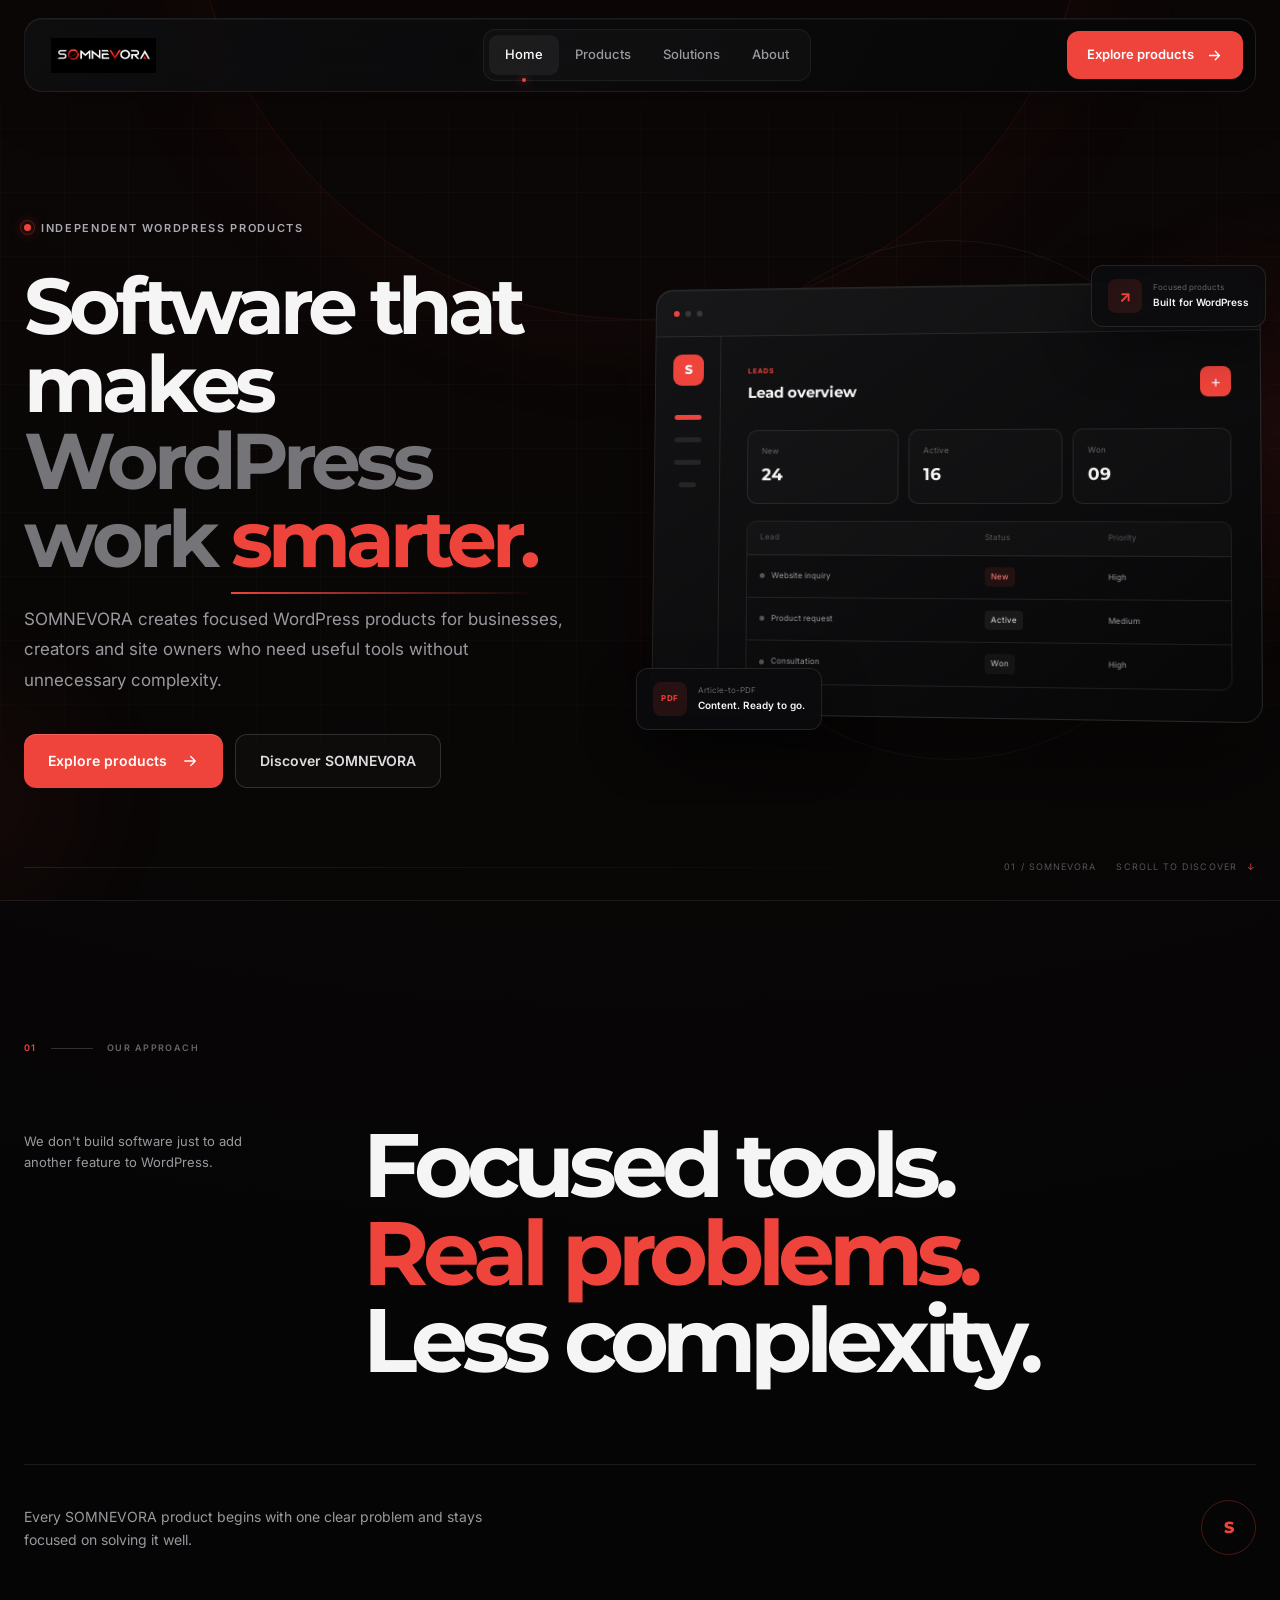
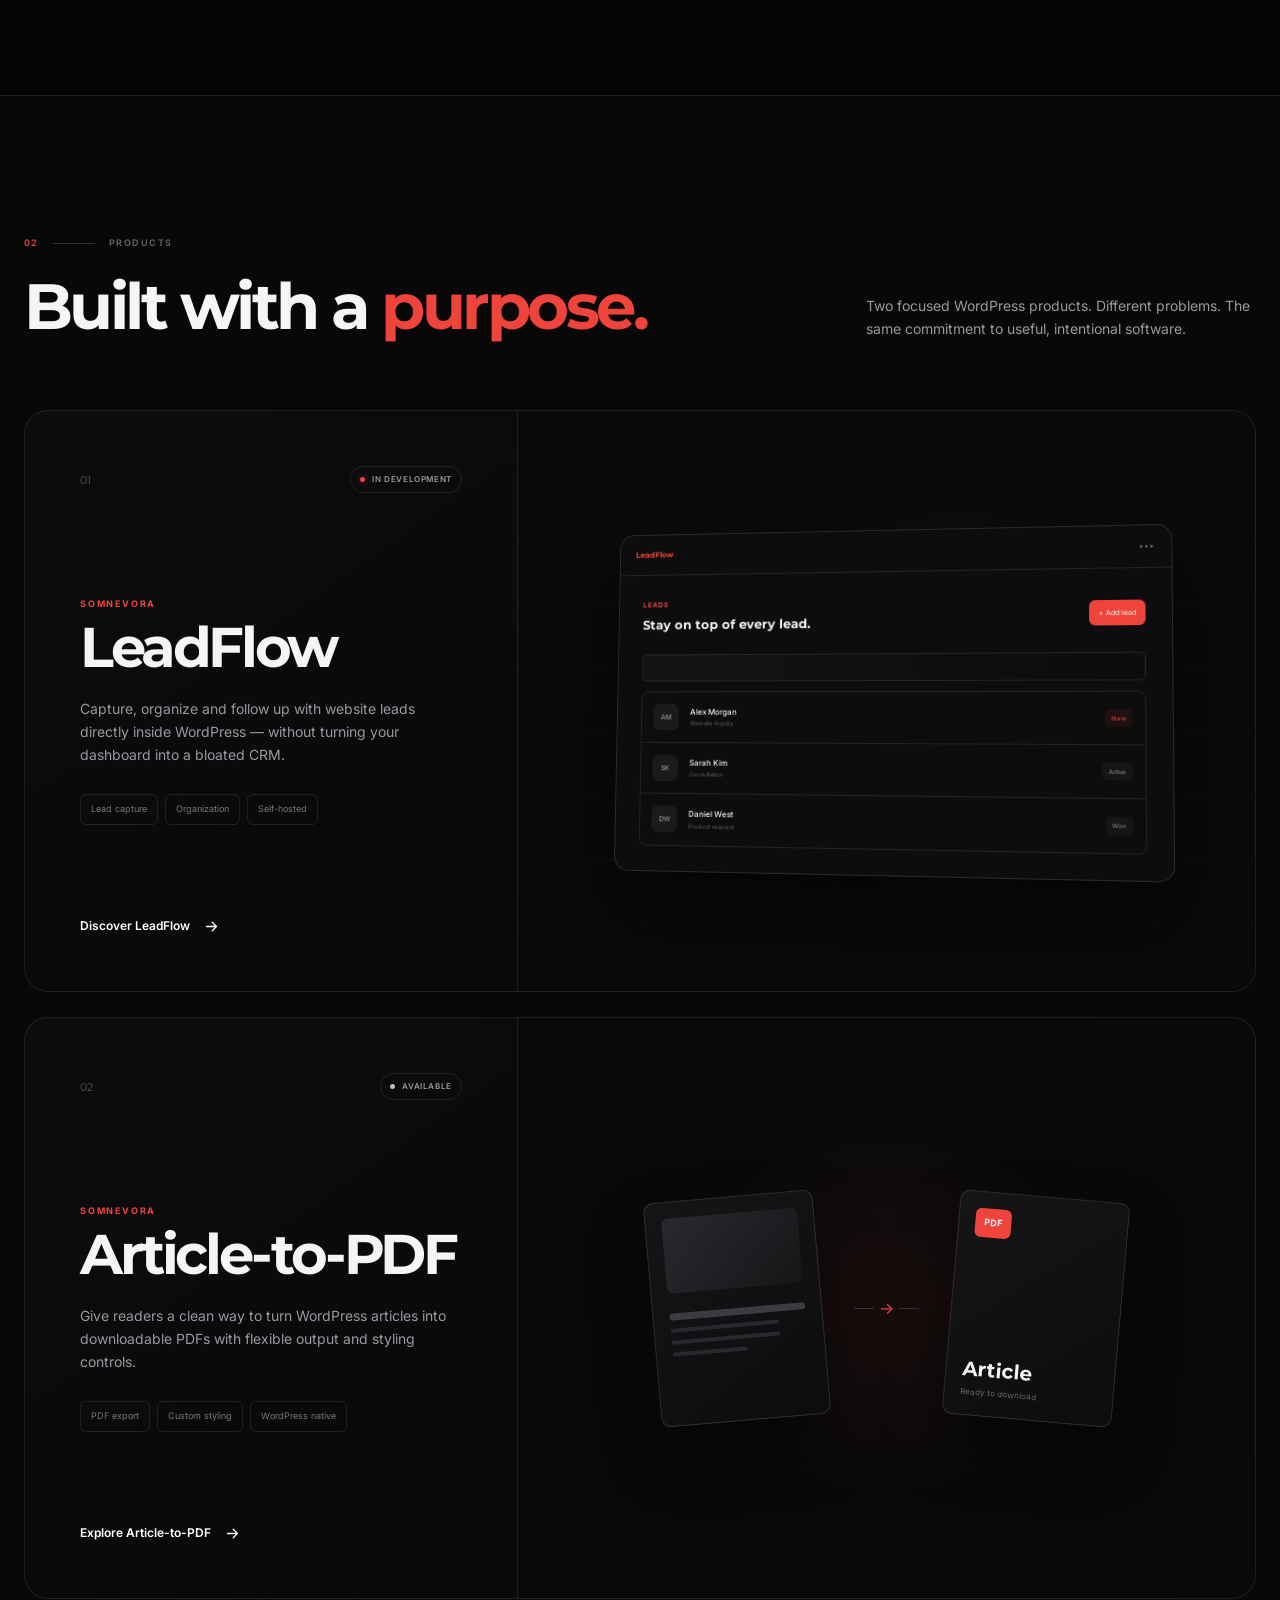
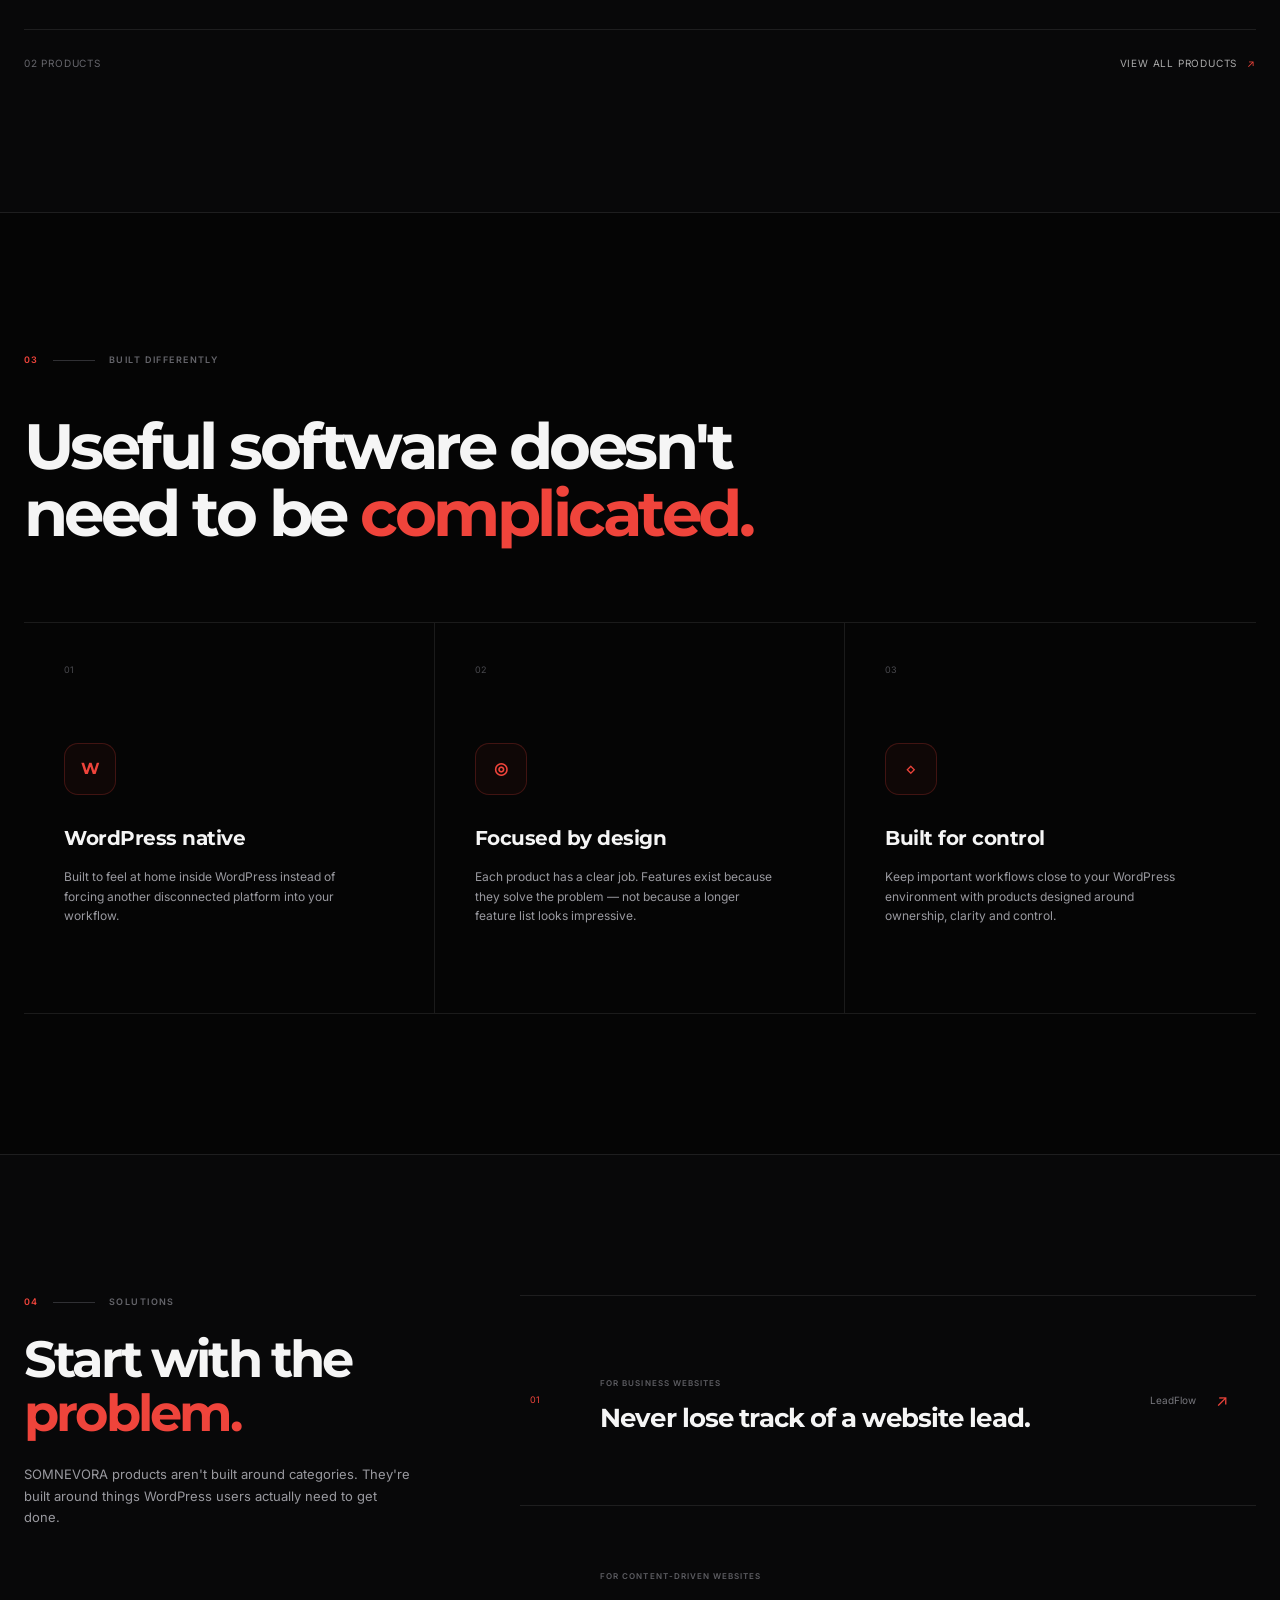
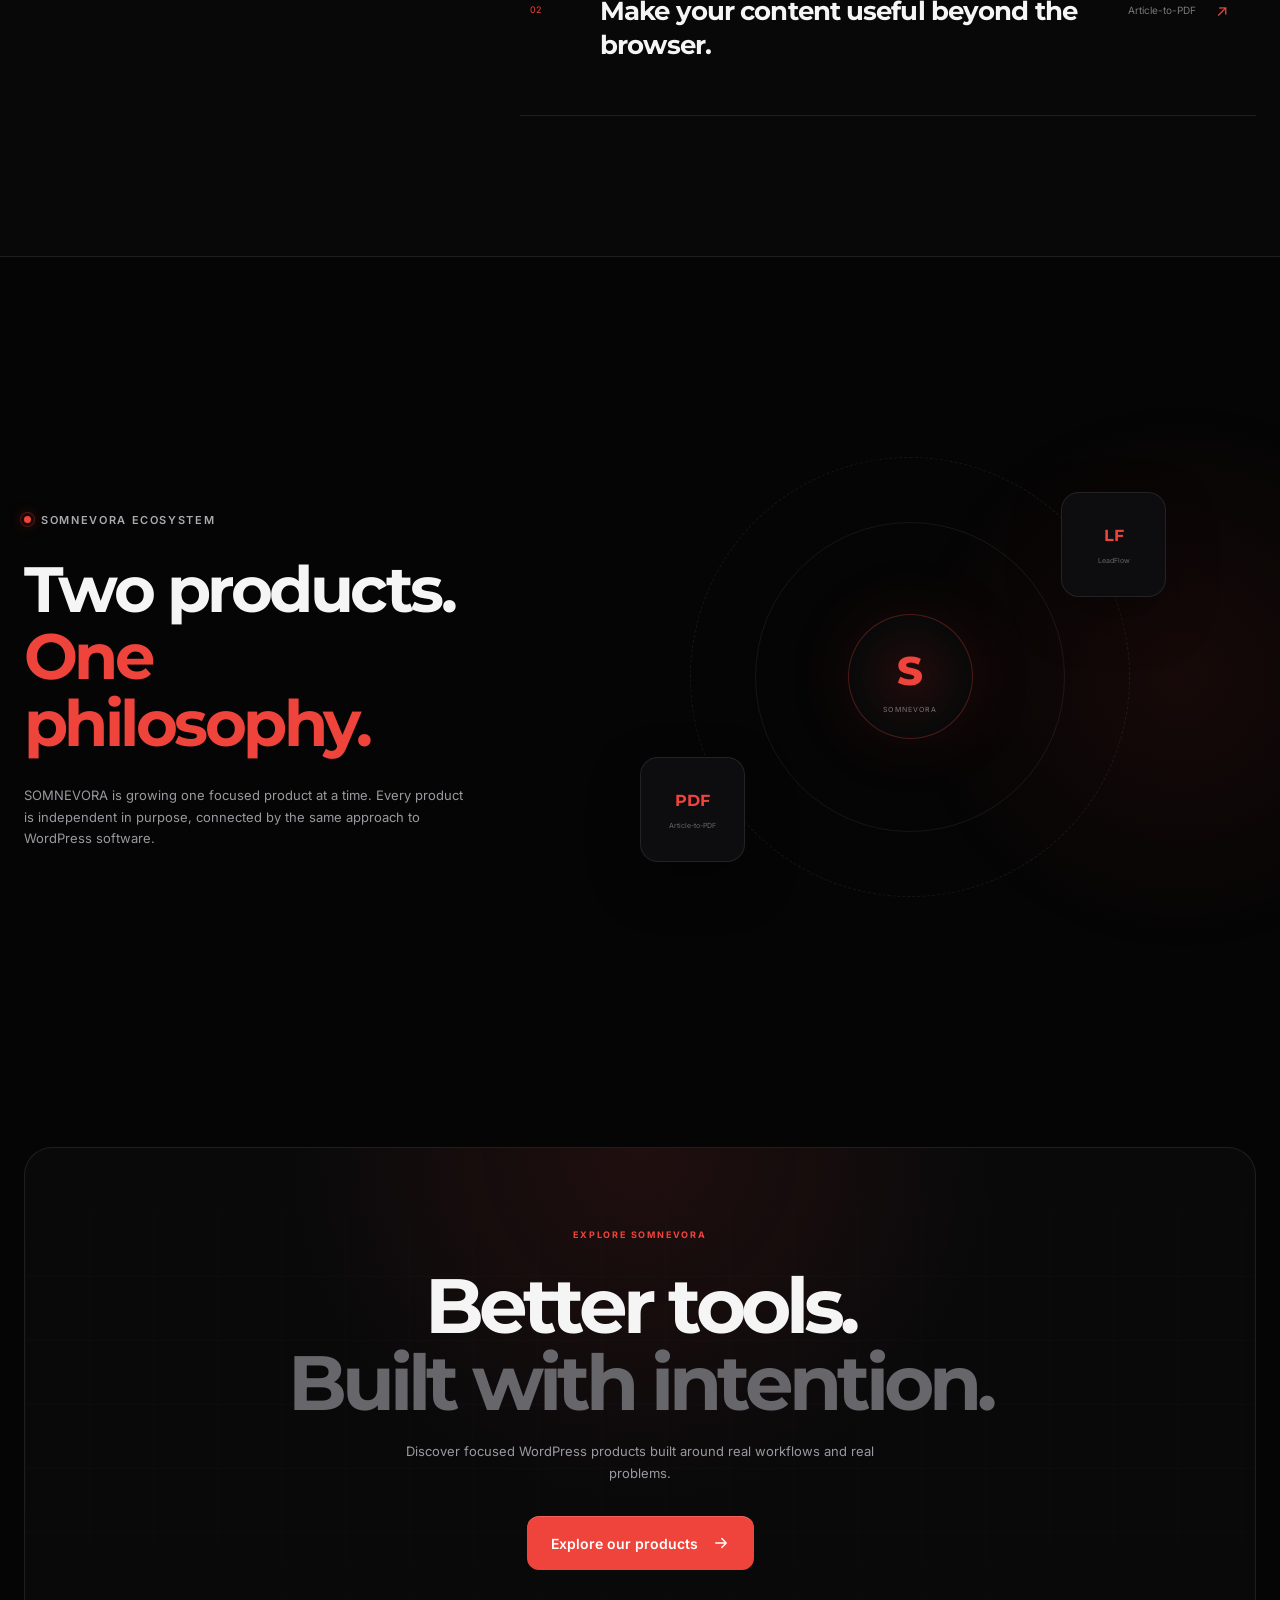
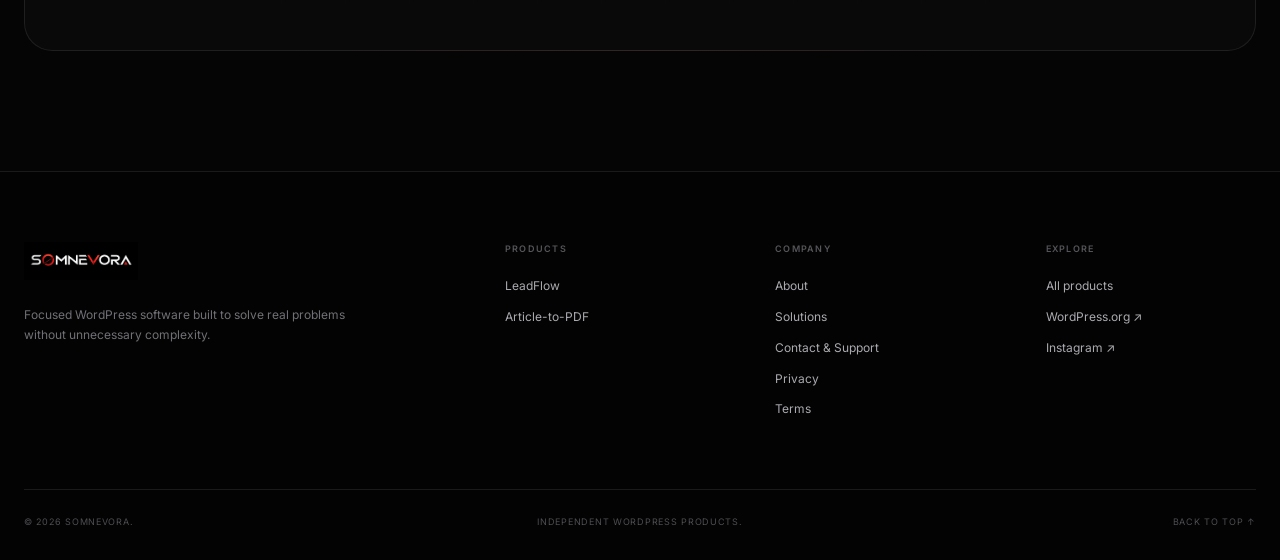
<file: index.html>
<!DOCTYPE html>
<html lang="en">
<head>
    <meta charset="UTF-8">
    <meta name="viewport" content="width=device-width, initial-scale=1.0">

    <!-- Favicons & App Metadata -->
<link rel="icon" type="image/png" sizes="16x16" href="assets/images/brand/favicon-16x16.png">
<link rel="icon" type="image/png" sizes="32x32" href="assets/images/brand/favicon-32x32.png">
<link rel="apple-touch-icon" sizes="180x180" href="assets/images/brand/apple-touch-icon.png">
<link rel="icon" type="image/png" sizes="192x192" href="assets/images/brand/android-chrome-192x192.png">

<meta name="theme-color" content="#050505">
<meta name="application-name" content="SOMNEVORA">
<meta name="apple-mobile-web-app-title" content="SOMNEVORA">

    <title>SOMNEVORA — Focused WordPress Software</title>

    <meta
        name="description"
        content="SOMNEVORA builds focused WordPress products designed to solve real problems without unnecessary complexity."
    >

    <link rel="canonical" href="https://mrymnoor567.github.io/somnevora/">

    <!-- Open Graph -->
<meta property="og:type" content="website">
<meta property="og:site_name" content="SOMNEVORA">
<meta property="og:title" content="SOMNEVORA — Focused WordPress Software">
<meta property="og:description" content="Focused WordPress software built to solve real workflow problems without unnecessary complexity.">
<meta property="og:url" content="https://mrymnoor567.github.io/somnevora/">
<meta property="og:locale" content="en_US">

<meta property="og:image" content="https://mrymnoor567.github.io/somnevora/assets/images/brand/somnevora-social-card.png">
<meta property="og:image:secure_url" content="https://mrymnoor567.github.io/somnevora/assets/images/brand/somnevora-social-card.png">
<meta property="og:image:type" content="image/png">
<meta property="og:image:width" content="1200">
<meta property="og:image:height" content="630">
<meta property="og:image:alt" content="SOMNEVORA — focused WordPress software featuring LeadFlow and Article-to-PDF">

<!-- Twitter / X Social Card -->
<meta name="twitter:card" content="summary_large_image">
<meta name="twitter:title" content="SOMNEVORA — Focused WordPress Software">
<meta name="twitter:description" content="Focused WordPress software built to solve real workflow problems without unnecessary complexity.">
<meta name="twitter:image" content="https://mrymnoor567.github.io/somnevora/assets/images/brand/somnevora-social-card.png">
<meta name="twitter:image:alt" content="SOMNEVORA — focused WordPress software featuring LeadFlow and Article-to-PDF">

<!-- Structured Data: Organization + WebSite -->
<script type="application/ld+json">
{
    "@context": "https://schema.org",
    "@graph": [
        {
            "@type": "Organization",
            "@id": "https://mrymnoor567.github.io/somnevora/#organization",
            "name": "SOMNEVORA",
            "url": "https://mrymnoor567.github.io/somnevora/",
            "description": "An independent WordPress software brand focused on purposeful products, clear workflows and practical solutions.",
            "logo": {
                "@type": "ImageObject",
                "@id": "https://mrymnoor567.github.io/somnevora/#logo",
                "url": "https://mrymnoor567.github.io/somnevora/assets/images/brand/somnevora-logo.png",
                "contentUrl": "https://mrymnoor567.github.io/somnevora/assets/images/brand/somnevora-logo.png"
            },
            "sameAs": [
                "https://www.instagram.com/somnevora/"
            ]
        },
        {
            "@type": "WebSite",
            "@id": "https://mrymnoor567.github.io/somnevora/#website",
            "url": "https://mrymnoor567.github.io/somnevora/",
            "name": "SOMNEVORA",
            "description": "Focused WordPress software built to solve real workflow problems without unnecessary complexity.",
            "publisher": {
                "@id": "https://mrymnoor567.github.io/somnevora/#organization"
            },
            "inLanguage": "en"
        }
    ]
}
</script>

    <meta name="robots" content="index, follow">
    <meta name="author" content="SOMNEVORA">
    <meta name="theme-color" content="#000000">

    <link rel="preconnect" href="https://fonts.googleapis.com">
    <link rel="preconnect" href="https://fonts.gstatic.com" crossorigin>

    <link
        href="https://fonts.googleapis.com/css2?family=Inter:wght@400;500;600;700&family=Montserrat:wght@500;600;700;800&display=swap"
        rel="stylesheet"
    >

    <link rel="stylesheet" href="assets/css/main.css">

    <link rel="stylesheet" href="assets/css/production.css">

</head>

<body>

    <a
    class="skip-link"
    href="#main-content"
>
    Skip to main content
</a>

    <!-- Cursor Glow -->
    <div class="cursor-glow" aria-hidden="true"></div>

    <!-- Page Progress -->
    <div class="page-progress" aria-hidden="true">
        <span id="pageProgress"></span>
    </div>


    <!-- ======================================================
         HEADER
    ======================================================= -->

    <header class="site-header" id="siteHeader">

        <div class="header-shell">

            <a href="./" class="brand-logo" aria-label="SOMNEVORA Home">
                <img
                    src="assets/images/brand/somnevora-logo.png"
                    alt="SOMNEVORA"
                >
            </a>

            <nav class="desktop-nav" aria-label="Primary Navigation">

                <a href="./" class="nav-link active">
                    Home
                </a>

                <a href="products/" class="nav-link">
                    Products
                </a>

                <a href="#solutions" class="nav-link">
                    Solutions
                </a>

                <a href="about/" class="nav-link">
                    About
                </a>

            </nav>

            <div class="header-actions">

                <a href="#products" class="header-cta">
                    <span>Explore products</span>

                    <svg viewBox="0 0 24 24" aria-hidden="true">
                        <path d="M5 12h14M13 6l6 6-6 6"/>
                    </svg>
                </a>

                <button
                    class="menu-toggle"
                    id="menuToggle"
                    aria-label="Open navigation"
                    aria-expanded="false"
                    aria-controls="mobileMenu"
                >
                    <span></span>
                    <span></span>
                </button>

            </div>

        </div>


        <!-- Mobile Navigation -->

        <div class="mobile-menu" id="mobileMenu">

            <div class="mobile-menu-inner">

                <span class="mobile-menu-label">Navigation</span>

                <nav>
                    <a href="./">Home <span>01</span></a>
                    <a href="products/">Products <span>02</span></a>
                    <a href="#solutions">Solutions <span>03</span></a>
                    <a href="about/">About <span>04</span></a>
                </nav>

                <div class="mobile-menu-bottom">
                    <span>Focused WordPress software.</span>
                    <span>SOMNEVORA</span>
                </div>

            </div>

        </div>

    </header>


    <main id="main-content">


        <!-- ======================================================
             HERO
        ======================================================= -->

        <section class="hero">

            <div class="hero-grid" aria-hidden="true"></div>
            <div class="hero-orb hero-orb-one" aria-hidden="true"></div>
            <div class="hero-orb hero-orb-two" aria-hidden="true"></div>

            <div class="container hero-container">

                <div class="hero-content">

                    <div class="eyebrow reveal">
                        <span class="eyebrow-dot"></span>
                        Independent WordPress products
                    </div>

                    <h1 class="hero-title reveal">
                        Software that makes
                        <span class="hero-accent">
                            WordPress work
                            <em>smarter.</em>
                        </span>
                    </h1>

                    <p class="hero-description reveal">
                        SOMNEVORA creates focused WordPress products for
                        businesses, creators and site owners who need useful
                        tools without unnecessary complexity.
                    </p>

                    <div class="hero-actions reveal">

                        <a href="#products" class="button button-primary">
                            <span>Explore products</span>

                            <svg viewBox="0 0 24 24" aria-hidden="true">
                                <path d="M5 12h14M13 6l6 6-6 6"/>
                            </svg>
                        </a>

                        <a href="about/" class="button button-ghost">
                            Discover SOMNEVORA
                        </a>

                    </div>

                </div>


                <!-- Hero Product Composition -->

                <div class="hero-visual reveal">

                    <div class="visual-ring visual-ring-one"></div>
                    <div class="visual-ring visual-ring-two"></div>

                    <div class="product-window main-window">

                        <div class="window-top">

                            <div class="window-dots">
                                <span></span>
                                <span></span>
                                <span></span>
                            </div>

                            <span class="window-label">
                                SOMNEVORA / LEADFLOW
                            </span>

                        </div>

                        <div class="window-content">

                            <div class="mini-sidebar">

                                <div class="mini-brand">
                                    <span>S</span>
                                </div>

                                <div class="mini-nav-item active"></div>
                                <div class="mini-nav-item"></div>
                                <div class="mini-nav-item"></div>
                                <div class="mini-nav-item short"></div>

                            </div>

                            <div class="mini-dashboard">

                                <div class="mini-dashboard-heading">
                                    <div>
                                        <span class="mini-kicker">LEADS</span>
                                        <strong>Lead overview</strong>
                                    </div>

                                    <div class="mini-button">+</div>
                                </div>

                                <div class="mini-stats">

                                    <div>
                                        <span>New</span>
                                        <strong>24</strong>
                                    </div>

                                    <div>
                                        <span>Active</span>
                                        <strong>16</strong>
                                    </div>

                                    <div>
                                        <span>Won</span>
                                        <strong>09</strong>
                                    </div>

                                </div>

                                <div class="mini-table">

                                    <div class="mini-row mini-row-head">
                                        <span>Lead</span>
                                        <span>Status</span>
                                        <span>Priority</span>
                                    </div>

                                    <div class="mini-row">
                                        <span>
                                            <i></i>
                                            Website inquiry
                                        </span>
                                        <span class="status-new">New</span>
                                        <span>High</span>
                                    </div>

                                    <div class="mini-row">
                                        <span>
                                            <i></i>
                                            Product request
                                        </span>
                                        <span class="status-active">Active</span>
                                        <span>Medium</span>
                                    </div>

                                    <div class="mini-row">
                                        <span>
                                            <i></i>
                                            Consultation
                                        </span>
                                        <span class="status-won">Won</span>
                                        <span>High</span>
                                    </div>

                                </div>

                            </div>

                        </div>

                    </div>


                    <div class="floating-card floating-card-top">

                        <span class="floating-icon">
                            ↗
                        </span>

                        <div>
                            <small>Focused products</small>
                            <strong>Built for WordPress</strong>
                        </div>

                    </div>


                    <div class="floating-card floating-card-bottom">

                        <div class="pdf-symbol">
                            PDF
                        </div>

                        <div>
                            <small>Article-to-PDF</small>
                            <strong>Content. Ready to go.</strong>
                        </div>

                    </div>

                </div>

            </div>


            <div class="hero-bottom">

                <div class="hero-bottom-line"></div>

                <span>01 / SOMNEVORA</span>

                <a href="#brand-statement" class="scroll-indicator">
                    Scroll to discover
                    <span>↓</span>
                </a>

            </div>

        </section>



        <!-- ======================================================
             BRAND STATEMENT
        ======================================================= -->

        <section class="brand-statement section" id="brand-statement">

            <div class="container">

                <div class="section-number reveal">
                    <span>01</span>
                    <div></div>
                    <span>OUR APPROACH</span>
                </div>

                <div class="statement-layout">

                    <p class="statement-side reveal">
                        We don't build software just to add another feature
                        to WordPress.
                    </p>

                    <h2 class="statement-title reveal">
                        Focused tools.
                        <span>Real problems.</span>
                        Less complexity.
                    </h2>

                </div>

                <div class="statement-footer reveal">

                    <p>
                        Every SOMNEVORA product begins with one clear problem
                        and stays focused on solving it well.
                    </p>

                    <div class="statement-mark">
                        <span>S</span>
                    </div>

                </div>

            </div>

        </section>



        <!-- ======================================================
             PRODUCTS
        ======================================================= -->

        <section class="products-section section" id="products">

            <div class="container">

                <div class="section-heading reveal">

                    <div>
                        <div class="section-number">
                            <span>02</span>
                            <div></div>
                            <span>PRODUCTS</span>
                        </div>

                        <h2>
                            Built with a
                            <span>purpose.</span>
                        </h2>
                    </div>

                    <p>
                        Two focused WordPress products. Different problems.
                        The same commitment to useful, intentional software.
                    </p>

                </div>


                <!-- LeadFlow -->

                <article class="featured-product product-card reveal">

                    <div class="product-copy">

                        <div class="product-meta">
                            <span class="product-index">01</span>
                            <span class="product-status">
                                <i></i>
                                In development
                            </span>
                        </div>

                        <div class="product-name">
                            <small>SOMNEVORA</small>
                            <h3>LeadFlow</h3>
                        </div>

                        <p>
                            Capture, organize and follow up with website leads
                            directly inside WordPress — without turning your
                            dashboard into a bloated CRM.
                        </p>

                        <div class="product-tags">
                            <span>Lead capture</span>
                            <span>Organization</span>
                            <span>Self-hosted</span>
                        </div>

                        <a href="products/leadflow/" class="text-link">
                            Discover LeadFlow

                            <svg viewBox="0 0 24 24">
                                <path d="M5 12h14M13 6l6 6-6 6"/>
                            </svg>
                        </a>

                    </div>


                    <div class="product-art leadflow-art">

                        <div class="product-art-grid"></div>

                        <div class="lf-panel">

                            <div class="lf-topbar">
                                <span>LeadFlow</span>
                                <span>•••</span>
                            </div>

                            <div class="lf-content">

                                <div class="lf-heading">
                                    <div>
                                        <small>LEADS</small>
                                        <strong>Stay on top of every lead.</strong>
                                    </div>

                                    <span>+ Add lead</span>
                                </div>

                                <div class="lf-search"></div>

                                <div class="lf-list">

                                    <div>
                                        <span class="avatar">AM</span>
                                        <span>
                                            <strong>Alex Morgan</strong>
                                            <small>Website inquiry</small>
                                        </span>
                                        <i class="tag-new">New</i>
                                    </div>

                                    <div>
                                        <span class="avatar">SK</span>
                                        <span>
                                            <strong>Sarah Kim</strong>
                                            <small>Consultation</small>
                                        </span>
                                        <i class="tag-active">Active</i>
                                    </div>

                                    <div>
                                        <span class="avatar">DW</span>
                                        <span>
                                            <strong>Daniel West</strong>
                                            <small>Product request</small>
                                        </span>
                                        <i class="tag-won">Won</i>
                                    </div>

                                </div>

                            </div>

                        </div>

                    </div>

                </article>


                <!-- Article PDF -->

                <article class="secondary-product product-card reveal">

                    <div class="product-copy">

                        <div class="product-meta">
                            <span class="product-index">02</span>
                            <span class="product-status available">
                                <i></i>
                                Available
                            </span>
                        </div>

                        <div class="product-name">
                            <small>SOMNEVORA</small>
                            <h3>Article-to-PDF</h3>
                        </div>

                        <p>
                            Give readers a clean way to turn WordPress articles
                            into downloadable PDFs with flexible output and
                            styling controls.
                        </p>

                        <div class="product-tags">
                            <span>PDF export</span>
                            <span>Custom styling</span>
                            <span>WordPress native</span>
                        </div>

                        <a href="products/article-to-pdf/" class="text-link">
                            Explore Article-to-PDF

                            <svg viewBox="0 0 24 24">
                                <path d="M5 12h14M13 6l6 6-6 6"/>
                            </svg>
                        </a>

                    </div>


                    <div class="product-art pdf-art">

                        <div class="article-sheet">

                            <div class="sheet-image"></div>

                            <div class="sheet-lines">
                                <span class="long"></span>
                                <span></span>
                                <span></span>
                                <span class="short"></span>
                            </div>

                        </div>

                        <div class="conversion-line">
                            <span></span>
                            <i>→</i>
                            <span></span>
                        </div>

                        <div class="pdf-sheet">

                            <span class="pdf-badge">PDF</span>

                            <div>
                                <strong>Article</strong>
                                <small>Ready to download</small>
                            </div>

                        </div>

                    </div>

                </article>


                <div class="products-footer reveal">

                    <span>02 products</span>

                    <a href="products/">
                        View all products
                        <span>↗</span>
                    </a>

                </div>

            </div>

        </section>



        <!-- ======================================================
             WHY SOMNEVORA
        ======================================================= -->

        <section class="principles section">

            <div class="container">

                <div class="section-number reveal">
                    <span>03</span>
                    <div></div>
                    <span>BUILT DIFFERENTLY</span>
                </div>

                <div class="principles-heading">

                    <h2 class="reveal">
                        Useful software doesn't
                        need to be <span>complicated.</span>
                    </h2>

                </div>


                <div class="principles-grid">

                    <article class="principle-card reveal">

                        <span class="principle-number">01</span>

                        <div class="principle-icon">
                            <span>W</span>
                        </div>

                        <h3>WordPress native</h3>

                        <p>
                            Built to feel at home inside WordPress instead of
                            forcing another disconnected platform into your
                            workflow.
                        </p>

                    </article>


                    <article class="principle-card reveal">

                        <span class="principle-number">02</span>

                        <div class="principle-icon">
                            <span>◎</span>
                        </div>

                        <h3>Focused by design</h3>

                        <p>
                            Each product has a clear job. Features exist because
                            they solve the problem — not because a longer feature
                            list looks impressive.
                        </p>

                    </article>


                    <article class="principle-card reveal">

                        <span class="principle-number">03</span>

                        <div class="principle-icon">
                            <span>◇</span>
                        </div>

                        <h3>Built for control</h3>

                        <p>
                            Keep important workflows close to your WordPress
                            environment with products designed around ownership,
                            clarity and control.
                        </p>

                    </article>

                </div>

            </div>

        </section>



        <!-- ======================================================
             SOLUTIONS
        ======================================================= -->

        <section class="solutions section" id="solutions">

            <div class="container">

                <div class="solutions-layout">

                    <div class="solutions-intro reveal">

                        <div class="section-number">
                            <span>04</span>
                            <div></div>
                            <span>SOLUTIONS</span>
                        </div>

                        <h2>
                            Start with the
                            <span>problem.</span>
                        </h2>

                        <p>
                            SOMNEVORA products aren't built around categories.
                            They're built around things WordPress users actually
                            need to get done.
                        </p>

                    </div>


                    <div class="solution-list">

                        <a href="products/leadflow/" class="solution-item reveal">

                            <span class="solution-index">01</span>

                            <div>
                                <small>FOR BUSINESS WEBSITES</small>
                                <h3>Never lose track of a website lead.</h3>
                            </div>

                            <span class="solution-product">
                                LeadFlow
                            </span>

                            <span class="solution-arrow">↗</span>

                        </a>


                        <a href="products/article-to-pdf/" class="solution-item reveal">

                            <span class="solution-index">02</span>

                            <div>
                                <small>FOR CONTENT-DRIVEN WEBSITES</small>
                                <h3>Make your content useful beyond the browser.</h3>
                            </div>

                            <span class="solution-product">
                                Article-to-PDF
                            </span>

                            <span class="solution-arrow">↗</span>

                        </a>

                    </div>

                </div>

            </div>

        </section>



        <!-- ======================================================
             ECOSYSTEM
        ======================================================= -->

        <section class="ecosystem section">

            <div class="ecosystem-glow"></div>

            <div class="container">

                <div class="ecosystem-content">

                    <div class="ecosystem-copy reveal">

                        <span class="eyebrow">
                            <span class="eyebrow-dot"></span>
                            SOMNEVORA ecosystem
                        </span>

                        <h2>
                            Two products.
                            <span>One philosophy.</span>
                        </h2>

                        <p>
                            SOMNEVORA is growing one focused product at a time.
                            Every product is independent in purpose, connected
                            by the same approach to WordPress software.
                        </p>

                    </div>


                    <div class="ecosystem-visual reveal">

                        <div class="ecosystem-center">
                            <span>S</span>
                            <small>SOMNEVORA</small>
                        </div>

                        <div class="ecosystem-orbit orbit-one"></div>
                        <div class="ecosystem-orbit orbit-two"></div>

                        <div class="ecosystem-node node-one">
                            <span>LF</span>
                            <small>LeadFlow</small>
                        </div>

                        <div class="ecosystem-node node-two">
                            <span>PDF</span>
                            <small>Article-to-PDF</small>
                        </div>

                    </div>

                </div>

            </div>

        </section>



        <!-- ======================================================
             FINAL CTA
        ======================================================= -->

        <section class="final-cta">

            <div class="container">

                <div class="final-cta-inner reveal">

                    <div class="cta-grid"></div>

                    <span class="cta-kicker">
                        EXPLORE SOMNEVORA
                    </span>

                    <h2>
                        Better tools.
                        <span>Built with intention.</span>
                    </h2>

                    <p>
                        Discover focused WordPress products built around
                        real workflows and real problems.
                    </p>

                    <a href="products/" class="button button-primary">
                        Explore our products

                        <svg viewBox="0 0 24 24">
                            <path d="M5 12h14M13 6l6 6-6 6"/>
                        </svg>
                    </a>

                </div>

            </div>

        </section>

    </main>



    <!-- =====================================================
     FOOTER
===================================================== -->

<footer class="site-footer">

    <div class="container">

        <div class="footer-top">

            <div class="footer-brand">

                <a
                    href="./"
                    aria-label="SOMNEVORA Home"
                >
                    <img
                        src="assets/images/brand/somnevora-logo.png"
                        alt="SOMNEVORA"
                    >
                </a>

                <p>
                    Focused WordPress software built to solve real problems
                    without unnecessary complexity.
                </p>

            </div>


            <div class="footer-column">

                <span>Products</span>

                <a href="products/leadflow/">
                    LeadFlow
                </a>

                <a href="products/article-to-pdf/">
                    Article-to-PDF
                </a>

            </div>


            <div class="footer-column">

                <span>Company</span>

                <a href="about/">
                    About
                </a>

                <a href="#solutions">
                    Solutions
                </a>

                <a href="contact/">
    Contact & Support
</a>

                <a href="privacy/">
                    Privacy
                </a>

                <a href="terms/">
                    Terms
                </a>

            </div>


            <div class="footer-column">

                <span>Explore</span>

                <a href="products/">
                    All products
                </a>

                <a
                    href="https://profiles.wordpress.org/maryamnoor00/"
                    target="_blank"
                    rel="noopener noreferrer"
                >
                    WordPress.org ↗
                </a>

                <a
    href="https://www.instagram.com/somnevora/"
    target="_blank"
    rel="noopener noreferrer"
    aria-label="SOMNEVORA on Instagram"
>
    Instagram ↗
</a>

            </div>

        </div>


        <div class="footer-bottom">

            <span>
                © <span id="currentYear"></span>
                SOMNEVORA.
            </span>

            <span class="footer-signature">
                Independent WordPress products.
            </span>

            <a
    href="#"
    class="back-to-top"
    aria-label="Back to top"
>
    Back to top ↑
</a>

        </div>

    </div>

</footer>

    <script src="assets/js/main.js" defer></script>
    <script src="assets/js/products.js" defer></script>
   <script src="assets/js/production.js" defer></script>

</body>
</html>
</file>
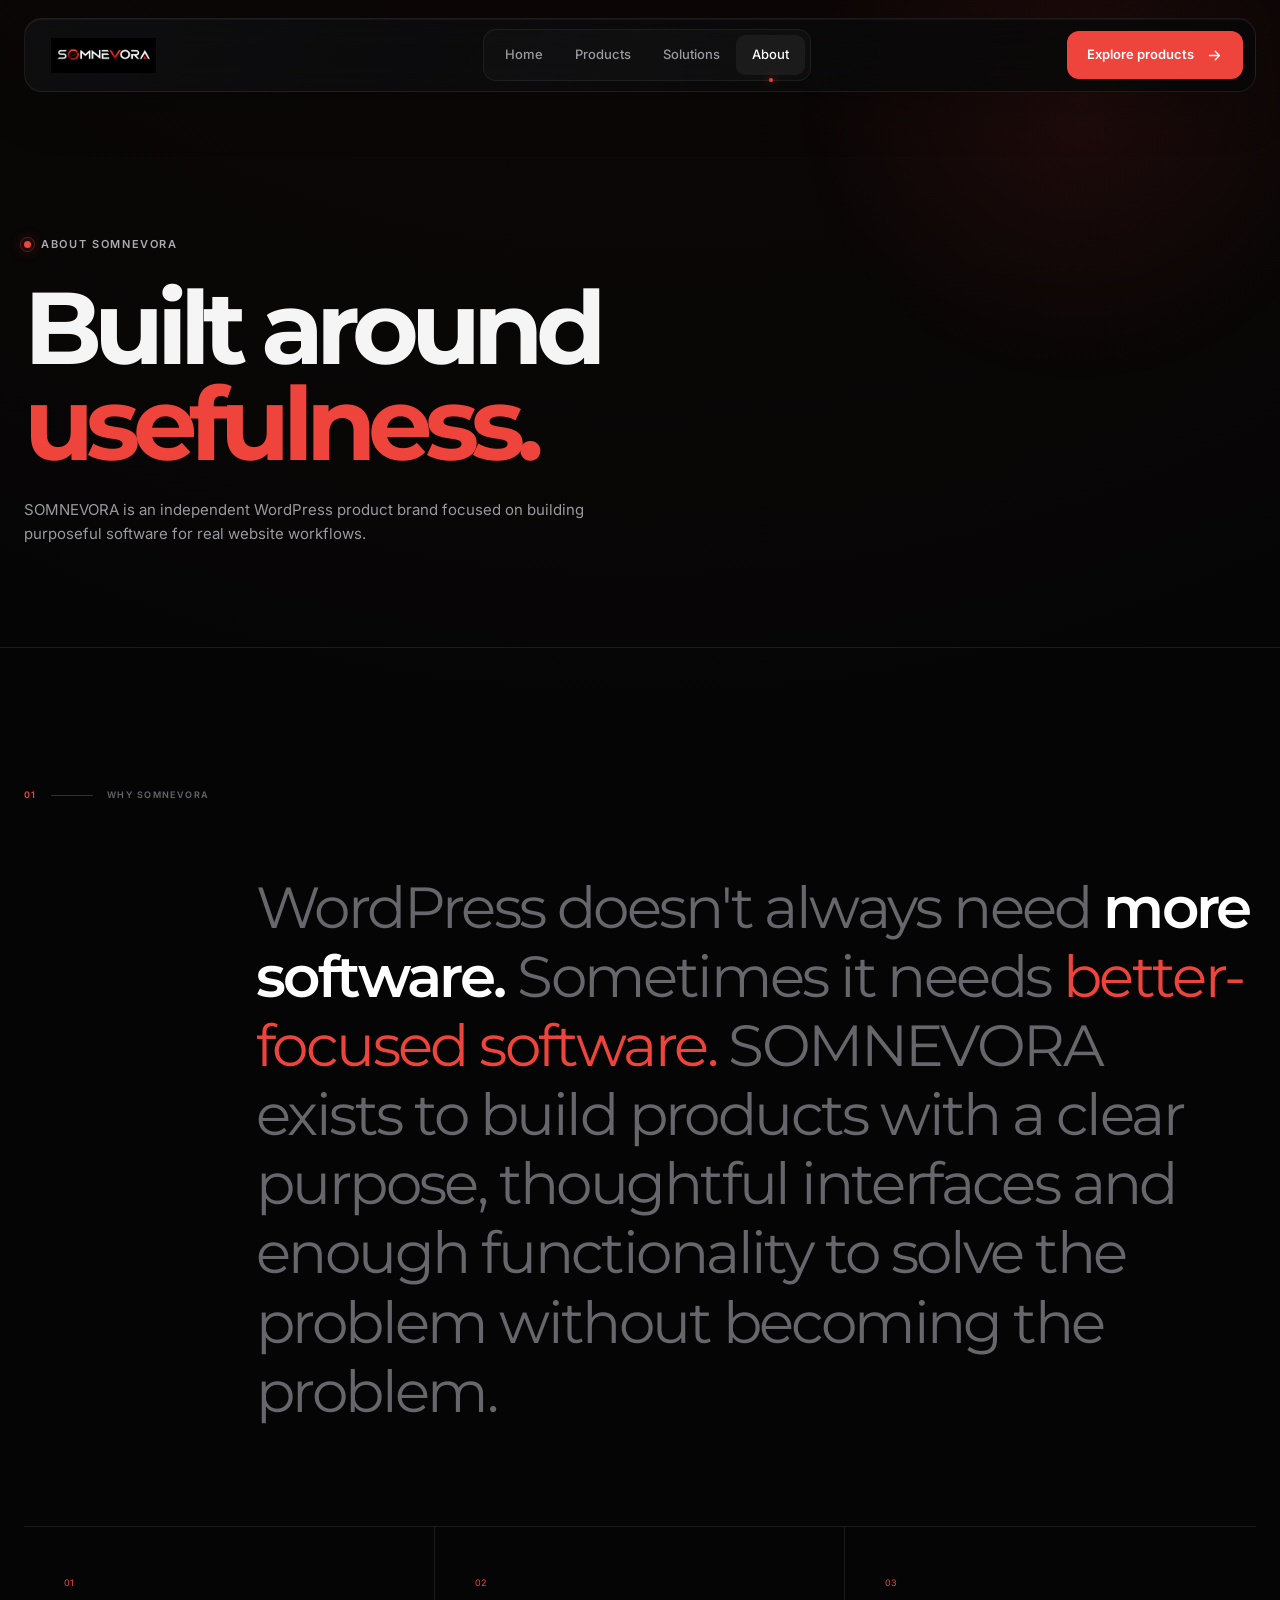
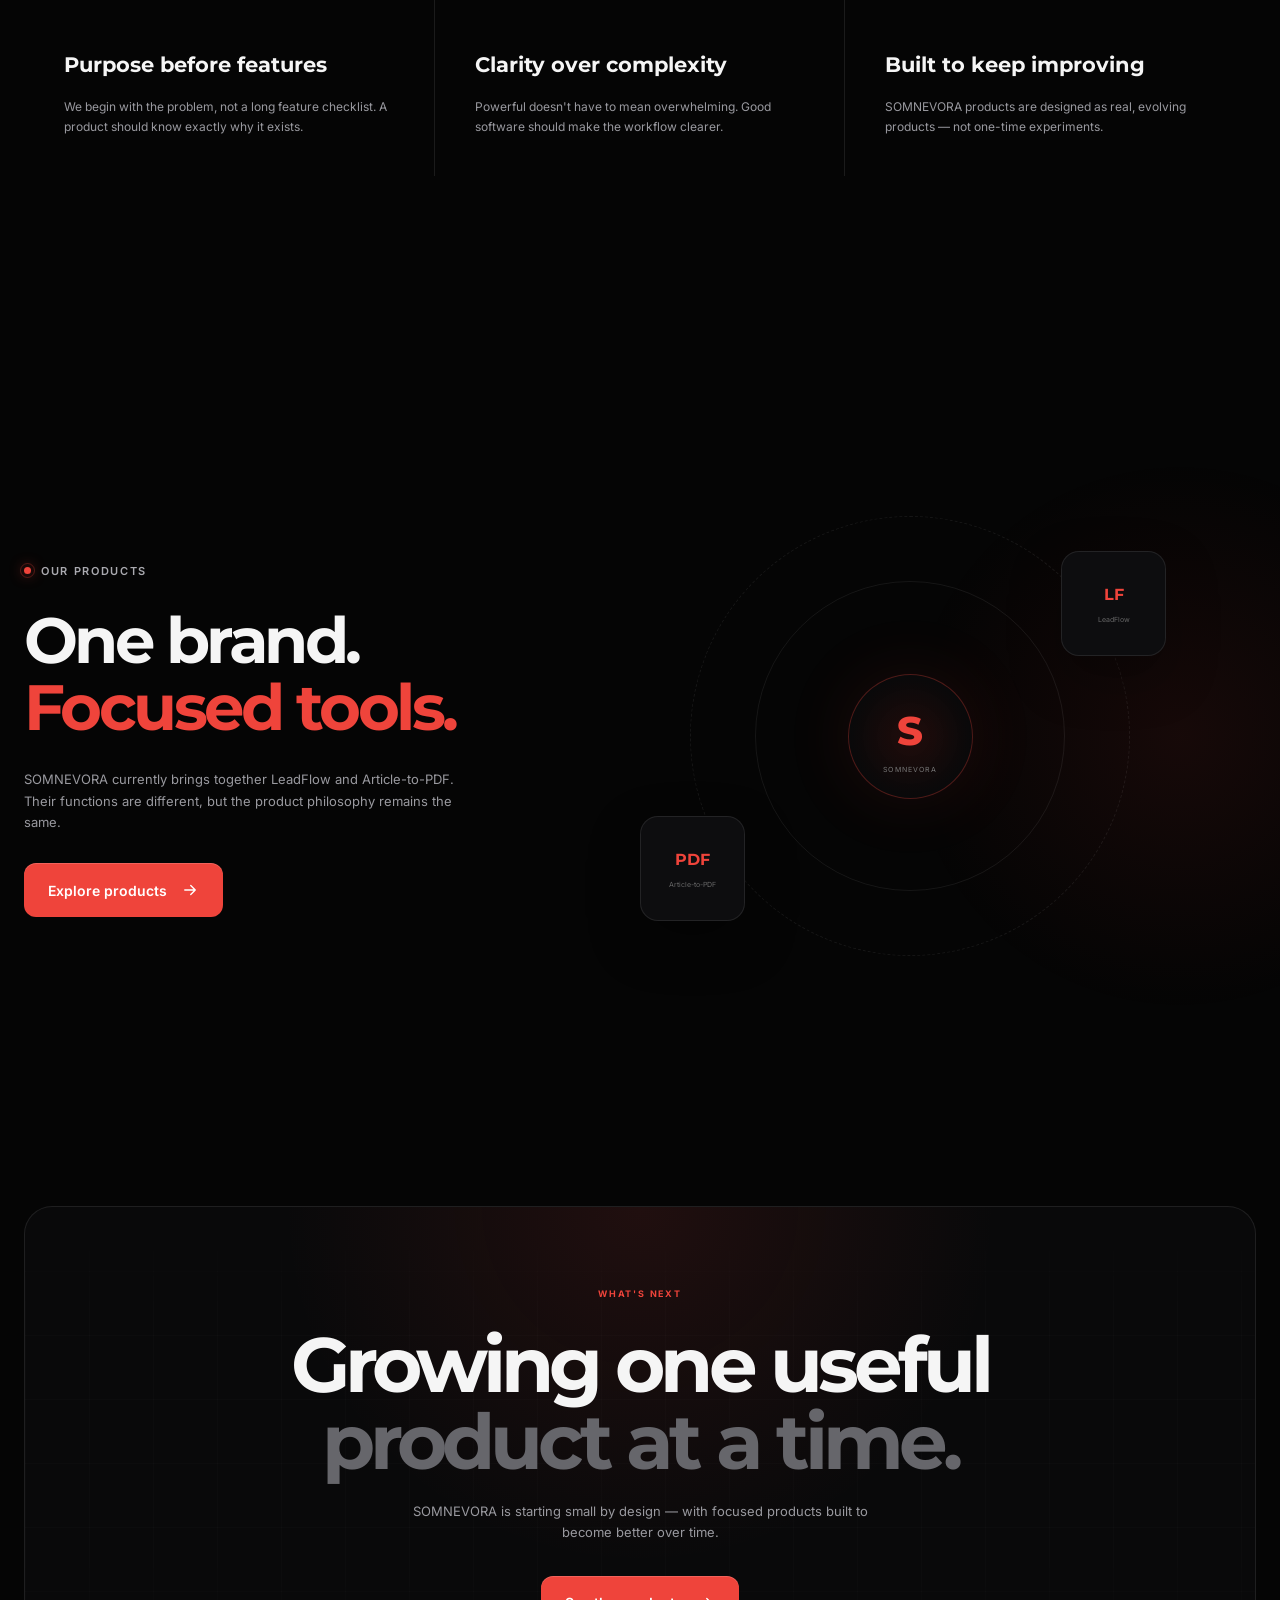
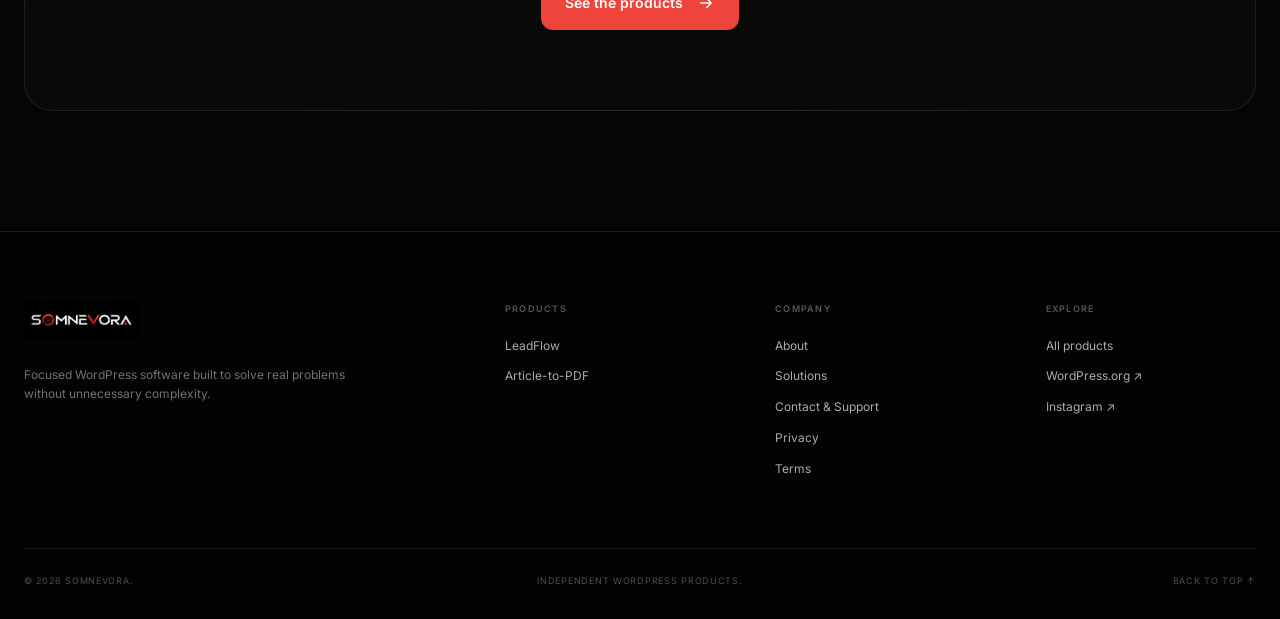
<file: about/index.html>
<!DOCTYPE html>
<html lang="en">
<head>

    <meta charset="UTF-8">

    <meta
        name="viewport"
        content="width=device-width, initial-scale=1.0"
    >

    <!-- Favicons & App Metadata -->
<link rel="icon" type="image/png" sizes="16x16" href="../assets/images/brand/favicon-16x16.png">
<link rel="icon" type="image/png" sizes="32x32" href="../assets/images/brand/favicon-32x32.png">
<link rel="apple-touch-icon" sizes="180x180" href="../assets/images/brand/apple-touch-icon.png">
<link rel="icon" type="image/png" sizes="192x192" href="../assets/images/brand/android-chrome-192x192.png">

<meta name="theme-color" content="#050505">
<meta name="application-name" content="SOMNEVORA">
<meta name="apple-mobile-web-app-title" content="SOMNEVORA">

    <title>About SOMNEVORA — Focused WordPress Products</title>

    <meta
        name="description"
        content="SOMNEVORA is an independent WordPress product brand focused on useful software with clear purpose."
    >

    <link rel="canonical" href="https://mrymnoor567.github.io/somnevora/products/article-to-pdf/">

    <!-- Open Graph -->
<meta property="og:type" content="website">
<meta property="og:site_name" content="SOMNEVORA">
<meta property="og:title" content="About SOMNEVORA — WordPress Software Brand">
<meta property="og:description" content="Learn about SOMNEVORA, an independent WordPress software brand focused on purposeful products, clear workflows and practical solutions.">
<meta property="og:url" content="https://mrymnoor567.github.io/somnevora/about/">
<meta property="og:locale" content="en_US">

<meta property="og:image" content="https://mrymnoor567.github.io/somnevora/assets/images/brand/somnevora-social-card.png">
<meta property="og:image:secure_url" content="https://mrymnoor567.github.io/somnevora/assets/images/brand/somnevora-social-card.png">
<meta property="og:image:type" content="image/png">
<meta property="og:image:width" content="1200">
<meta property="og:image:height" content="630">
<meta property="og:image:alt" content="SOMNEVORA — focused WordPress software featuring LeadFlow and Article-to-PDF">

<!-- Twitter / X Social Card -->
<meta name="twitter:card" content="summary_large_image">
<meta name="twitter:title" content="About SOMNEVORA — WordPress Software Brand">
<meta name="twitter:description" content="Learn about SOMNEVORA, an independent WordPress software brand focused on purposeful products, clear workflows and practical solutions.">
<meta name="twitter:image" content="https://mrymnoor567.github.io/somnevora/assets/images/brand/somnevora-social-card.png">
<meta name="twitter:image:alt" content="SOMNEVORA — independent WordPress software brand">

    <meta name="robots" content="index, follow">
    <meta name="author" content="SOMNEVORA">
    <meta name="theme-color" content="#000000">

    <link rel="preconnect" href="https://fonts.googleapis.com">

    <link
        rel="preconnect"
        href="https://fonts.gstatic.com"
        crossorigin
    >

    <link
        href="https://fonts.googleapis.com/css2?family=Inter:wght@400;500;600;700&family=Montserrat:wght@500;600;700;800&display=swap"
        rel="stylesheet"
    >

    <link
        rel="stylesheet"
        href="../assets/css/main.css"
    >

    <link
    rel="stylesheet"
    href="../assets/css/production.css"
>

</head>

<body>

    <a
    class="skip-link"
    href="#main-content"
>
    Skip to main content
</a>

<div class="cursor-glow"></div>

<div class="page-progress">
    <span id="pageProgress"></span>
</div>


<header class="site-header" id="siteHeader">

    <div class="header-shell">

        <a
            href="../"
            class="brand-logo"
            aria-label="SOMNEVORA Home"
        >

            <img
                src="../assets/images/brand/somnevora-logo.png"
                alt="SOMNEVORA"
            >

        </a>


        <nav
            class="desktop-nav"
            aria-label="Primary Navigation"
        >

            <a href="../" class="nav-link">
                Home
            </a>

            <a
                href="../products/"
                class="nav-link"
            >
                Products
            </a>

            <a
                href="../#solutions"
                class="nav-link"
            >
                Solutions
            </a>

            <a
                href="./"
                class="nav-link active"
            >
                About
            </a>

        </nav>


        <div class="header-actions">

            <a
                href="../products/"
                class="header-cta"
            >
                <span>Explore products</span>

                <svg viewBox="0 0 24 24">
                    <path d="M5 12h14M13 6l6 6-6 6"/>
                </svg>
            </a>


            <button
                class="menu-toggle"
                id="menuToggle"
                aria-label="Open navigation"
                aria-expanded="false"
                aria-controls="mobileMenu"
            >
                <span></span>
                <span></span>
            </button>

        </div>

    </div>


    <div
        class="mobile-menu"
        id="mobileMenu"
    >

        <div class="mobile-menu-inner">

            <span class="mobile-menu-label">
                Navigation
            </span>

            <nav>

                <a href="../">
                    Home <span>01</span>
                </a>

                <a href="../products/">
                    Products <span>02</span>
                </a>

                <a href="../#solutions">
                    Solutions <span>03</span>
                </a>

                <a href="./">
                    About <span>04</span>
                </a>

            </nav>

            <div class="mobile-menu-bottom">
                <span>Focused WordPress software.</span>
                <span>SOMNEVORA</span>
            </div>

        </div>

    </div>

</header>


<main id="main-content">


    <section class="page-hero">

        <div class="container">

            <div class="eyebrow reveal">
                <span class="eyebrow-dot"></span>
                ABOUT SOMNEVORA
            </div>

            <h1 class="reveal">
                Built around
                <span>usefulness.</span>
            </h1>

            <p class="reveal">
                SOMNEVORA is an independent WordPress product
                brand focused on building purposeful software
                for real website workflows.
            </p>

        </div>

    </section>



    <section class="section">

        <div class="container">

            <div class="section-number reveal">

                <span>01</span>

                <div></div>

                <span>WHY SOMNEVORA</span>

            </div>


            <div
                class="about-manifesto reveal"
                style="margin-top:70px;"
            >

                <p>
                    WordPress doesn't always need
                    <strong>more software.</strong>
                    Sometimes it needs
                    <em>better-focused software.</em>
                    SOMNEVORA exists to build products with
                    a clear purpose, thoughtful interfaces
                    and enough functionality to solve the
                    problem without becoming the problem.
                </p>

            </div>


            <div class="about-values">

                <article class="about-value reveal">

                    <span>01</span>

                    <h3>Purpose before features</h3>

                    <p>
                        We begin with the problem, not a long
                        feature checklist. A product should
                        know exactly why it exists.
                    </p>

                </article>


                <article class="about-value reveal">

                    <span>02</span>

                    <h3>Clarity over complexity</h3>

                    <p>
                        Powerful doesn't have to mean
                        overwhelming. Good software should
                        make the workflow clearer.
                    </p>

                </article>


                <article class="about-value reveal">

                    <span>03</span>

                    <h3>Built to keep improving</h3>

                    <p>
                        SOMNEVORA products are designed as
                        real, evolving products — not
                        one-time experiments.
                    </p>

                </article>

            </div>

        </div>

    </section>



    <section class="ecosystem section">

        <div class="ecosystem-glow"></div>

        <div class="container">

            <div class="ecosystem-content">

                <div class="ecosystem-copy reveal">

                    <span class="eyebrow">
                        <span class="eyebrow-dot"></span>
                        OUR PRODUCTS
                    </span>

                    <h2>
                        One brand.
                        <span>Focused tools.</span>
                    </h2>

                    <p>
                        SOMNEVORA currently brings together
                        LeadFlow and Article-to-PDF. Their
                        functions are different, but the
                        product philosophy remains the same.
                    </p>

                    <div style="margin-top:30px;">

                        <a
                            href="../products/"
                            class="button button-primary"
                        >
                            Explore products

                            <svg viewBox="0 0 24 24">
                                <path d="M5 12h14M13 6l6 6-6 6"/>
                            </svg>
                        </a>

                    </div>

                </div>


                <div class="ecosystem-visual reveal">

                    <div class="ecosystem-center">
                        <span>S</span>
                        <small>SOMNEVORA</small>
                    </div>

                    <div
                        class="ecosystem-orbit orbit-one"
                    ></div>

                    <div
                        class="ecosystem-orbit orbit-two"
                    ></div>

                    <div class="ecosystem-node node-one">
                        <span>LF</span>
                        <small>LeadFlow</small>
                    </div>

                    <div class="ecosystem-node node-two">
                        <span>PDF</span>
                        <small>Article-to-PDF</small>
                    </div>

                </div>

            </div>

        </div>

    </section>



    <section class="final-cta">

        <div class="container">

            <div class="final-cta-inner reveal">

                <div class="cta-grid"></div>

                <span class="cta-kicker">
                    WHAT'S NEXT
                </span>

                <h2>
                    Growing one useful
                    <span>product at a time.</span>
                </h2>

                <p>
                    SOMNEVORA is starting small by design —
                    with focused products built to become
                    better over time.
                </p>

                <a
                    href="../products/"
                    class="button button-primary"
                >
                    See the products

                    <svg viewBox="0 0 24 24">
                        <path d="M5 12h14M13 6l6 6-6 6"/>
                    </svg>
                </a>

            </div>

        </div>

    </section>

</main>

<!-- =====================================================
     FOOTER
===================================================== -->

<footer class="site-footer">

    <div class="container">

        <div class="footer-top">

            <div class="footer-brand">

                <a
                    href="../"
                    aria-label="SOMNEVORA Home"
                >
                    <img
                        src="../assets/images/brand/somnevora-logo.png"
                        alt="SOMNEVORA"
                    >
                </a>

                <p>
                    Focused WordPress software built to solve real problems
                    without unnecessary complexity.
                </p>

            </div>


            <div class="footer-column">

                <span>Products</span>

                <a href="../products/leadflow/">
                    LeadFlow
                </a>

                <a href="../products/article-to-pdf/">
                    Article-to-PDF
                </a>

            </div>


            <div class="footer-column">

                <span>Company</span>

                <a href="../about/">
                    About
                </a>

                <a href="../#solutions">
                    Solutions
                </a>

                <a href="../contact/">
        Contact & Support
    </a>

                <a href="../privacy/">
                    Privacy
                </a>

                <a href="../terms/">
                    Terms
                </a>

            </div>


            <div class="footer-column">

                <span>Explore</span>

                <a href="../products/">
                    All products
                </a>

                <a
                    href="https://profiles.wordpress.org/maryamnoor00/"
                    target="_blank"
                    rel="noopener noreferrer"
                >
                    WordPress.org ↗
                </a>

                <a
    href="https://www.instagram.com/somnevora/"
    target="_blank"
    rel="noopener noreferrer"
    aria-label="SOMNEVORA on Instagram"
>
    Instagram ↗
</a>

            </div>

        </div>


        <div class="footer-bottom">

            <span>
                © <span id="currentYear"></span>
                SOMNEVORA.
            </span>

            <span class="footer-signature">
                Independent WordPress products.
            </span>

                    <a
    href="#"
    class="back-to-top"
    aria-label="Back to top"
>
    Back to top ↑
</a>

        </div>

    </div>

</footer>


<script
    src="../assets/js/main.js"
    defer
></script>

<script
    src="../assets/js/production.js"
    defer
></script>

</body>
</html>
</file>
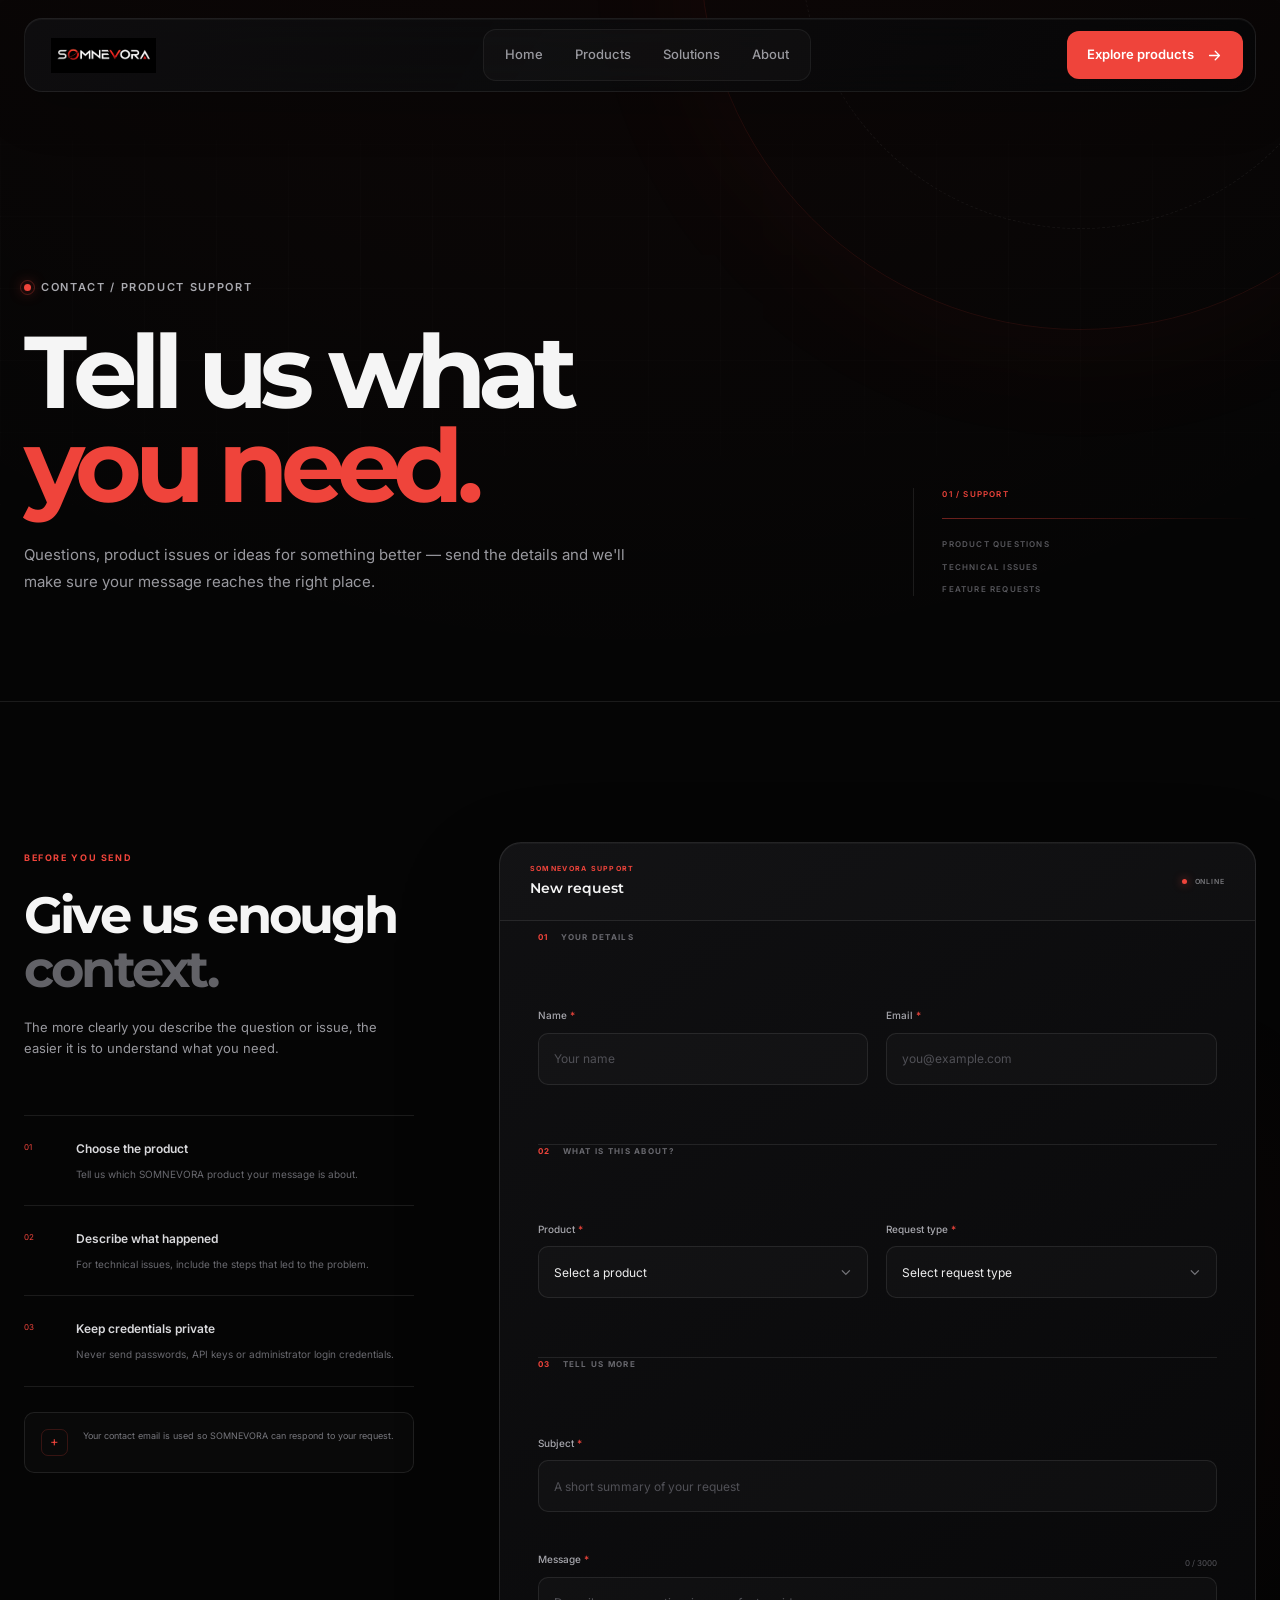
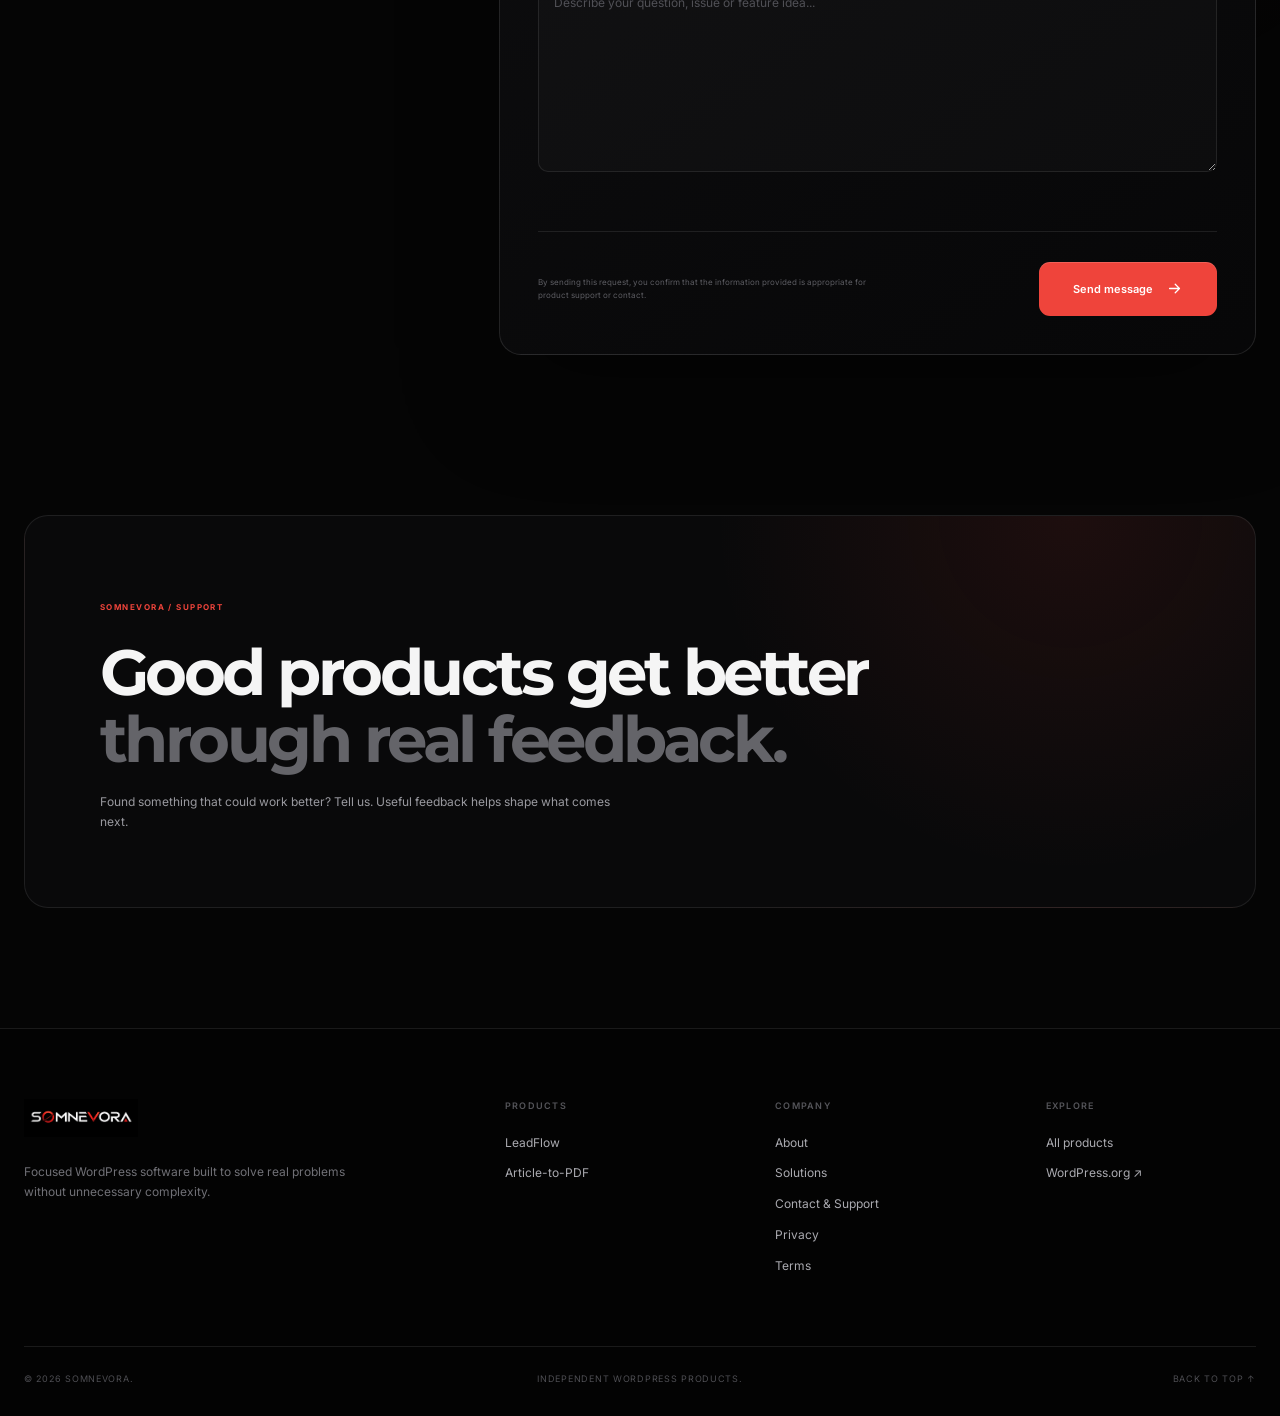
<file: contact/index.html>
<!DOCTYPE html>
<html lang="en">

<head>

    <meta charset="UTF-8">

    <meta
        name="viewport"
        content="width=device-width, initial-scale=1.0"
    >

    <!-- Favicons & App Metadata -->
<link rel="icon" type="image/png" sizes="16x16" href="../assets/images/brand/favicon-16x16.png">
<link rel="icon" type="image/png" sizes="32x32" href="../assets/images/brand/favicon-32x32.png">
<link rel="apple-touch-icon" sizes="180x180" href="../assets/images/brand/apple-touch-icon.png">
<link rel="icon" type="image/png" sizes="192x192" href="../assets/images/brand/android-chrome-192x192.png">

<meta name="theme-color" content="#050505">
<meta name="application-name" content="SOMNEVORA">
<meta name="apple-mobile-web-app-title" content="SOMNEVORA">

    <title>Contact & Support — SOMNEVORA</title>

    <meta
        name="description"
        content="Contact SOMNEVORA for product support, technical issues, feature requests and product questions."
    >

    <link rel="canonical" href="https://mrymnoor567.github.io/somnevora/contact/">

    <!-- Open Graph -->
<meta property="og:type" content="website">
<meta property="og:site_name" content="SOMNEVORA">
<meta property="og:title" content="Contact & Support — SOMNEVORA">
<meta property="og:description" content="Contact SOMNEVORA for product support, technical issues, product questions, feature requests and general inquiries.">
<meta property="og:url" content="https://mrymnoor567.github.io/somnevora/contact/">
<meta property="og:locale" content="en_US">

<meta property="og:image" content="https://mrymnoor567.github.io/somnevora/assets/images/brand/somnevora-social-card.png">
<meta property="og:image:secure_url" content="https://mrymnoor567.github.io/somnevora/assets/images/brand/somnevora-social-card.png">
<meta property="og:image:type" content="image/png">
<meta property="og:image:width" content="1200">
<meta property="og:image:height" content="630">
<meta property="og:image:alt" content="SOMNEVORA — focused WordPress software featuring LeadFlow and Article-to-PDF">

<!-- Twitter / X Social Card -->
<meta name="twitter:card" content="summary_large_image">
<meta name="twitter:title" content="Contact & Support — SOMNEVORA">
<meta name="twitter:description" content="Contact SOMNEVORA for product support, technical issues, product questions, feature requests and general inquiries.">
<meta name="twitter:image" content="https://mrymnoor567.github.io/somnevora/assets/images/brand/somnevora-social-card.png">
<meta name="twitter:image:alt" content="SOMNEVORA WordPress software and product support">

    <meta name="robots" content="index, follow">
    <meta name="author" content="SOMNEVORA">
    <meta name="theme-color" content="#000000">

    <link
        rel="preconnect"
        href="https://fonts.googleapis.com"
    >

    <link
        rel="preconnect"
        href="https://fonts.gstatic.com"
        crossorigin
    >

    <link
        href="https://fonts.googleapis.com/css2?family=Inter:wght@400;500;600;700&family=Montserrat:wght@500;600;700;800&display=swap"
        rel="stylesheet"
    >

    <link
        rel="stylesheet"
        href="../assets/css/main.css"
    >

    <link
        rel="stylesheet"
        href="../assets/css/production.css"
    >

    <link
        rel="stylesheet"
        href="../assets/css/contact.css"
    >

</head>


<body>

<a
    class="skip-link"
    href="#main-content"
>
    Skip to main content
</a>


<div class="cursor-glow"></div>

<div class="page-progress">
    <span id="pageProgress"></span>
</div>


<!-- =====================================================
     HEADER
===================================================== -->

<header
    class="site-header"
    id="siteHeader"
>

    <div class="header-shell">

        <a
            href="../"
            class="brand-logo"
            aria-label="SOMNEVORA Home"
        >

            <img
                src="../assets/images/brand/somnevora-logo.png"
                alt="SOMNEVORA"
            >

        </a>


        <nav
            class="desktop-nav"
            aria-label="Primary Navigation"
        >

            <a
                href="../"
                class="nav-link"
            >
                Home
            </a>

            <a
                href="../products/"
                class="nav-link"
            >
                Products
            </a>

            <a
                href="../#solutions"
                class="nav-link"
            >
                Solutions
            </a>

            <a
                href="../about/"
                class="nav-link"
            >
                About
            </a>

        </nav>


        <div class="header-actions">

            <a
                href="../products/"
                class="header-cta"
            >
                <span>Explore products</span>

                <svg
                    viewBox="0 0 24 24"
                    aria-hidden="true"
                >
                    <path d="M5 12h14M13 6l6 6-6 6"/>
                </svg>

            </a>


            <button
                class="menu-toggle"
                id="menuToggle"
                aria-label="Open navigation"
                aria-expanded="false"
                aria-controls="mobileMenu"
            >
                <span></span>
                <span></span>
            </button>

        </div>

    </div>


    <div
        class="mobile-menu"
        id="mobileMenu"
    >

        <div class="mobile-menu-inner">

            <span class="mobile-menu-label">
                Navigation
            </span>

            <nav>

                <a href="../">
                    Home <span>01</span>
                </a>

                <a href="../products/">
                    Products <span>02</span>
                </a>

                <a href="../#solutions">
                    Solutions <span>03</span>
                </a>

                <a href="../about/">
                    About <span>04</span>
                </a>

            </nav>


            <div class="mobile-menu-bottom">

                <span>
                    Focused WordPress software.
                </span>

                <span>
                    SOMNEVORA
                </span>

            </div>

        </div>

    </div>

</header>


<!-- =====================================================
     MAIN
===================================================== -->

<main id="main-content">


    <!-- =================================================
         CONTACT HERO
    ================================================== -->

    <section class="contact-hero">

        <div class="contact-hero-grid"></div>

        <div class="contact-orb"></div>

        <div class="container">

            <div class="contact-hero-layout">

                <div class="contact-hero-copy">

                    <div class="eyebrow reveal">

                        <span class="eyebrow-dot"></span>

                        CONTACT / PRODUCT SUPPORT

                    </div>


                    <h1 class="reveal">

                        Tell us what
                        <span>you need.</span>

                    </h1>


                    <p class="reveal">

                        Questions, product issues or ideas for
                        something better — send the details and
                        we'll make sure your message reaches the
                        right place.

                    </p>

                </div>


                <div
                    class="contact-hero-note reveal"
                    aria-hidden="true"
                >

                    <span class="contact-note-index">
                        01 / SUPPORT
                    </span>

                    <div class="contact-note-line"></div>

                    <span>
                        PRODUCT QUESTIONS
                    </span>

                    <span>
                        TECHNICAL ISSUES
                    </span>

                    <span>
                        FEATURE REQUESTS
                    </span>

                </div>

            </div>

        </div>

    </section>



    <!-- =================================================
         CONTACT FORM
    ================================================== -->

    <section class="contact-section">

        <div class="container">

            <div class="contact-layout">


                <!-- LEFT SIDE -->

                <aside class="contact-sidebar">

                    <div class="contact-sidebar-inner reveal">

                        <span class="contact-sidebar-kicker">
                            BEFORE YOU SEND
                        </span>

                        <h2>
                            Give us enough
                            <span>context.</span>
                        </h2>

                        <p>
                            The more clearly you describe the
                            question or issue, the easier it is
                            to understand what you need.
                        </p>


                        <div class="support-points">

                            <div class="support-point">

                                <span>01</span>

                                <div>
                                    <strong>
                                        Choose the product
                                    </strong>

                                    <p>
                                        Tell us which SOMNEVORA
                                        product your message is
                                        about.
                                    </p>
                                </div>

                            </div>


                            <div class="support-point">

                                <span>02</span>

                                <div>
                                    <strong>
                                        Describe what happened
                                    </strong>

                                    <p>
                                        For technical issues,
                                        include the steps that
                                        led to the problem.
                                    </p>
                                </div>

                            </div>


                            <div class="support-point">

                                <span>03</span>

                                <div>
                                    <strong>
                                        Keep credentials private
                                    </strong>

                                    <p>
                                        Never send passwords,
                                        API keys or administrator
                                        login credentials.
                                    </p>
                                </div>

                            </div>

                        </div>


                        <div class="support-privacy-note">

                            <span class="privacy-lock">
                                +
                            </span>

                            <p>
                                Your contact email is used so
                                SOMNEVORA can respond to your
                                request.
                            </p>

                        </div>

                    </div>

                </aside>



                <!-- FORM -->

                <div class="contact-form-shell reveal">

                    <div class="form-shell-top">

                        <div>

                            <span>
                                SOMNEVORA SUPPORT
                            </span>

                            <strong>
                                New request
                            </strong>

                        </div>

                        <span class="form-status-dot">
                            ONLINE
                        </span>

                    </div>


                    <form
                        id="somnevoraContactForm"
                        action="https://formspree.io/f/xzezbkee"
                        method="POST"
                        novalidate
                    >

                        <!-- ---------------------------------
                             SECTION 01
                        ---------------------------------- -->

                        <fieldset class="form-section">

                            <legend>

                                <span>01</span>

                                YOUR DETAILS

                            </legend>


                            <div class="form-grid">

                                <div class="form-field">

                                    <label for="contactName">
                                        Name
                                        <span>*</span>
                                    </label>

                                    <input
                                        type="text"
                                        id="contactName"
                                        name="name"
                                        autocomplete="name"
                                        placeholder="Your name"
                                        required
                                    >

                                    <small class="field-error"></small>

                                </div>


                                <div class="form-field">

                                    <label for="contactEmail">
                                        Email
                                        <span>*</span>
                                    </label>

                                    <input
                                        type="email"
                                        id="contactEmail"
                                        name="email"
                                        autocomplete="email"
                                        placeholder="you@example.com"
                                        required
                                    >

                                    <small class="field-error"></small>

                                </div>

                            </div>

                        </fieldset>



                        <!-- ---------------------------------
                             SECTION 02
                        ---------------------------------- -->

                        <fieldset class="form-section">

                            <legend>

                                <span>02</span>

                                WHAT IS THIS ABOUT?

                            </legend>


                            <div class="form-grid">

                                <div class="form-field">

                                    <label for="contactProduct">
                                        Product
                                        <span>*</span>
                                    </label>

                                    <div class="select-wrap">

                                        <select
                                            id="contactProduct"
                                            name="product"
                                            required
                                        >
                                            <option value="">
                                                Select a product
                                            </option>

                                            <option value="SOMNEVORA LeadFlow">
                                                SOMNEVORA LeadFlow
                                            </option>

                                            <option value="SOMNEVORA Article-to-PDF">
                                                SOMNEVORA Article-to-PDF
                                            </option>

                                            <option value="General / Brand">
                                                General / Brand
                                            </option>
                                        </select>

                                    </div>

                                    <small class="field-error"></small>

                                </div>


                                <div class="form-field">

                                    <label for="contactType">
                                        Request type
                                        <span>*</span>
                                    </label>

                                    <div class="select-wrap">

                                        <select
                                            id="contactType"
                                            name="request_type"
                                            required
                                        >
                                            <option value="">
                                                Select request type
                                            </option>

                                            <option value="Technical Issue">
                                                Technical issue
                                            </option>

                                            <option value="Feature Request">
                                                Feature request
                                            </option>

                                            <option value="Product Question">
                                                Product question
                                            </option>

                                            <option value="General Inquiry">
                                                General inquiry
                                            </option>
                                        </select>

                                    </div>

                                    <small class="field-error"></small>

                                </div>

                            </div>

                        </fieldset>



                        <!-- ---------------------------------
                             OPTIONAL ENVIRONMENT
                        ---------------------------------- -->

                        <div
                            class="technical-fields"
                            id="technicalFields"
                            hidden
                        >

                            <div class="technical-label">

                                <span>
                                    OPTIONAL ENVIRONMENT DETAILS
                                </span>

                                <small>
                                    Helps with technical issues
                                </small>

                            </div>


                            <div class="form-grid">

                                <div class="form-field">

                                    <label for="wpVersion">
                                        WordPress version
                                    </label>

                                    <input
                                        type="text"
                                        id="wpVersion"
                                        name="wordpress_version"
                                        placeholder="e.g. 6.8"
                                        inputmode="decimal"
                                    >

                                </div>


                                <div class="form-field">

                                    <label for="pluginVersion">
                                        Plugin version
                                    </label>

                                    <input
                                        type="text"
                                        id="pluginVersion"
                                        name="plugin_version"
                                        placeholder="e.g. 1.0.0"
                                    >

                                </div>

                            </div>

                        </div>



                        <!-- ---------------------------------
                             SECTION 03
                        ---------------------------------- -->

                        <fieldset class="form-section">

                            <legend>

                                <span>03</span>

                                TELL US MORE

                            </legend>


                            <div class="form-field">

                                <label for="contactSubject">
                                    Subject
                                    <span>*</span>
                                </label>

                                <input
                                    type="text"
                                    id="contactSubject"
                                    name="subject"
                                    placeholder="A short summary of your request"
                                    maxlength="150"
                                    required
                                >

                                <small class="field-error"></small>

                            </div>


                            <div class="form-field message-field">

                                <div class="message-label-row">

                                    <label for="contactMessage">
                                        Message
                                        <span>*</span>
                                    </label>

                                    <span id="messageCounter">
                                        0 / 3000
                                    </span>

                                </div>

                                <textarea
                                    id="contactMessage"
                                    name="message"
                                    rows="8"
                                    maxlength="3000"
                                    placeholder="Describe your question, issue or feature idea..."
                                    required
                                ></textarea>

                                <small class="field-error"></small>

                            </div>

                        </fieldset>



                        <!-- ---------------------------------
                             HONEYPOT
                        ---------------------------------- -->

                        <div
                            class="contact-honeypot"
                            aria-hidden="true"
                        >
                            <label for="companyWebsite">
                                Leave this field empty
                            </label>

                            <input
                                type="text"
                                id="companyWebsite"
                                name="_gotcha"
                                tabindex="-1"
                                autocomplete="off"
                            >
                        </div>



                        <!-- ---------------------------------
                             SUBMIT
                        ---------------------------------- -->

                        <div class="form-submit-area">

                            <p>
                                By sending this request, you
                                confirm that the information
                                provided is appropriate for
                                product support or contact.
                            </p>


                            <button
                                type="submit"
                                class="contact-submit"
                                id="contactSubmit"
                            >

                                <span
                                    class="submit-label"
                                    id="submitLabel"
                                >
                                    Send message
                                </span>

                                <svg
                                    viewBox="0 0 24 24"
                                    aria-hidden="true"
                                >
                                    <path d="M5 12h14M13 6l6 6-6 6"/>
                                </svg>

                            </button>

                        </div>


                        <div
                            class="form-response"
                            id="formResponse"
                            role="status"
                            aria-live="polite"
                        ></div>

                    </form>

                </div>

            </div>

        </div>

    </section>



    <!-- =================================================
         BOTTOM MESSAGE
    ================================================== -->

    <section class="contact-bottom">

        <div class="container">

            <div class="contact-bottom-inner reveal">

                <span>
                    SOMNEVORA / SUPPORT
                </span>

                <h2>
                    Good products get better
                    <em>through real feedback.</em>
                </h2>

                <p>
                    Found something that could work better?
                    Tell us. Useful feedback helps shape what
                    comes next.
                </p>

            </div>

        </div>

    </section>

</main>



<!-- =====================================================
     FOOTER
===================================================== -->

<footer class="site-footer">

    <div class="container">

        <div class="footer-top">

            <div class="footer-brand">

                <a
                    href="../"
                    aria-label="SOMNEVORA Home"
                >

                    <img
                        src="../assets/images/brand/somnevora-logo.png"
                        alt="SOMNEVORA"
                    >

                </a>

                <p>
                    Focused WordPress software built to solve
                    real problems without unnecessary complexity.
                </p>

            </div>


            <div class="footer-column">

                <span>Products</span>

                <a href="../products/leadflow/">
                    LeadFlow
                </a>

                <a href="../products/article-to-pdf/">
                    Article-to-PDF
                </a>

            </div>


            <div class="footer-column">

                <span>Company</span>

                <a href="../about/">
                    About
                </a>

                <a href="../#solutions">
                    Solutions
                </a>

                <a href="./">
                    Contact & Support
                </a>

                <a href="../privacy/">
                    Privacy
                </a>

                <a href="../terms/">
                    Terms
                </a>

            </div>


            <div class="footer-column">

                <span>Explore</span>

                <a href="../products/">
                    All products
                </a>

                <a
                    href="https://wordpress.org/"
                    target="_blank"
                    rel="noopener noreferrer"
                >
                    WordPress.org ↗
                </a>

            </div>

        </div>


        <div class="footer-bottom">

            <span>
                © <span id="currentYear"></span>
                SOMNEVORA.
            </span>

            <span class="footer-signature">
                Independent WordPress products.
            </span>

            <a
                href="#"
                class="back-to-top"
                aria-label="Back to top"
            >
                Back to top ↑
            </a>

        </div>

    </div>

</footer>



<script
    src="../assets/js/main.js"
    defer
></script>

<script
    src="../assets/js/production.js"
    defer
></script>

<script
    src="../assets/js/contact.js"
    defer
></script>

</body>
</html>
</file>
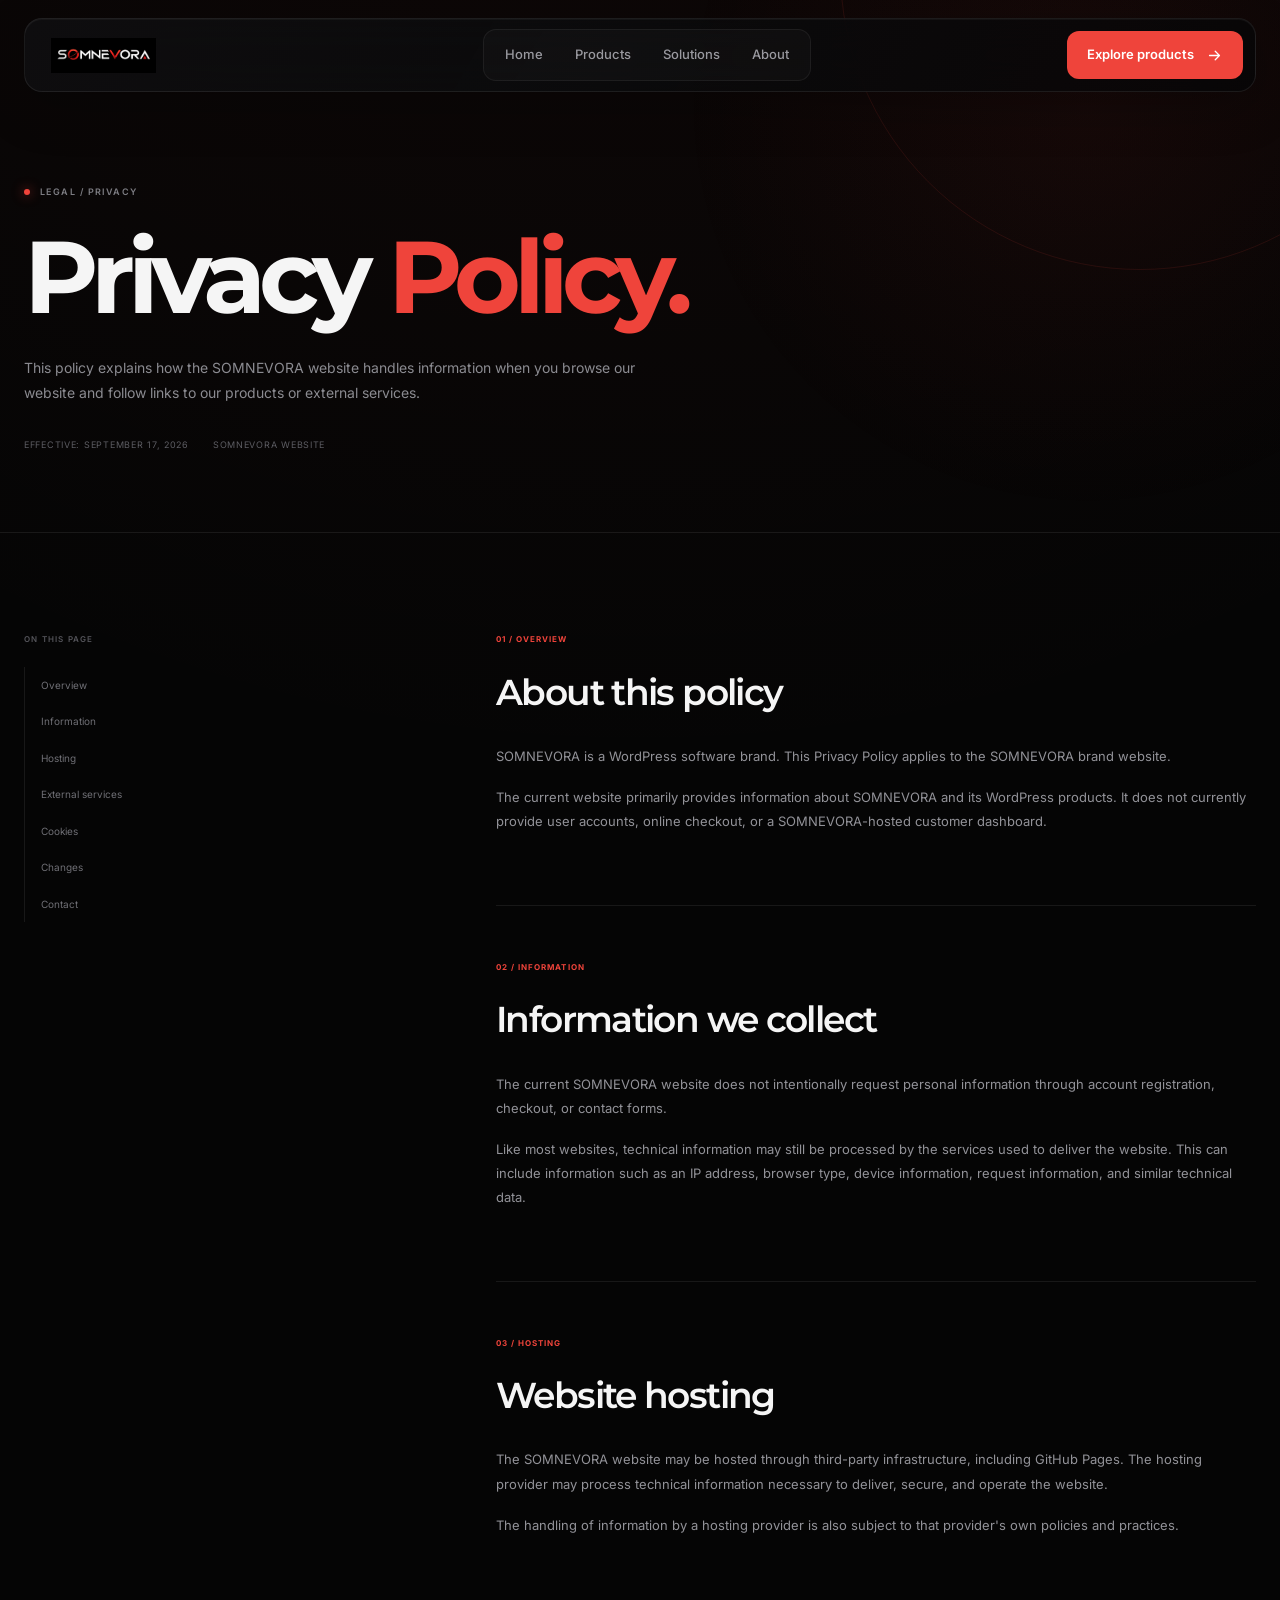
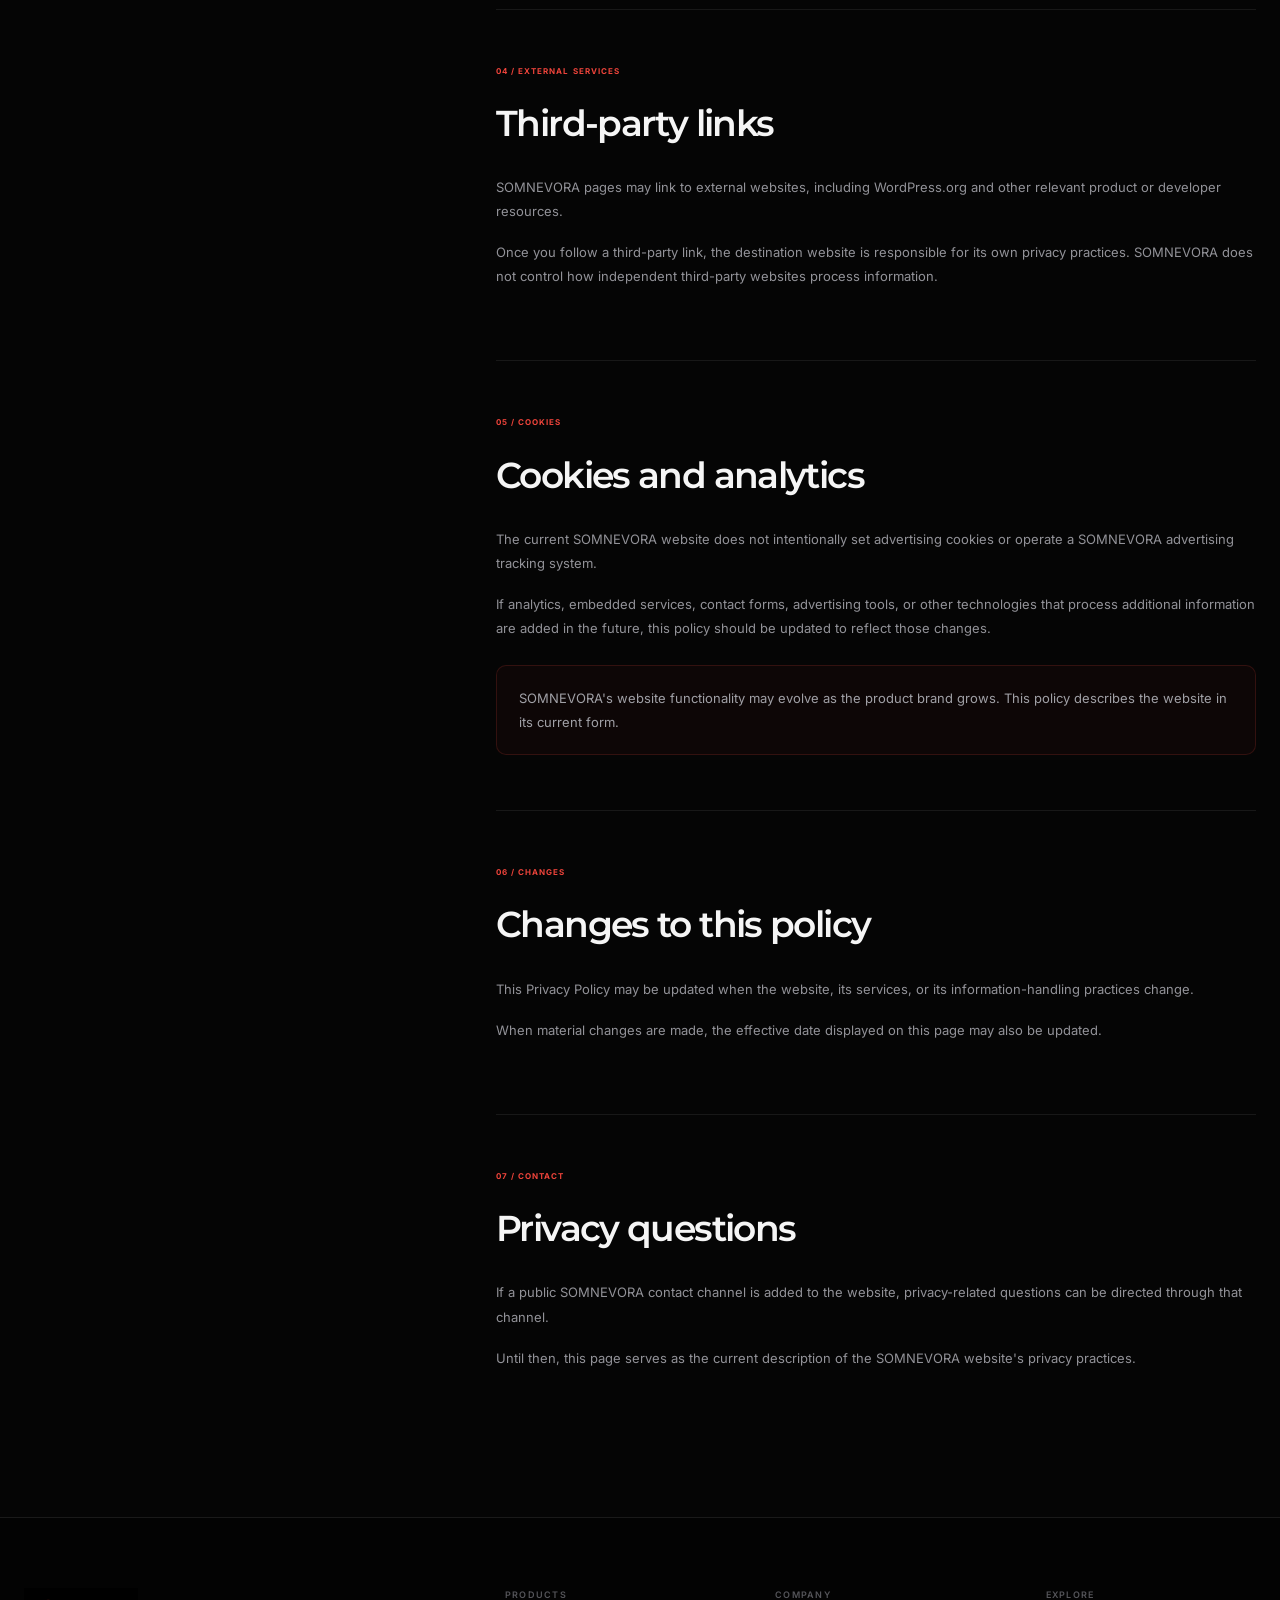
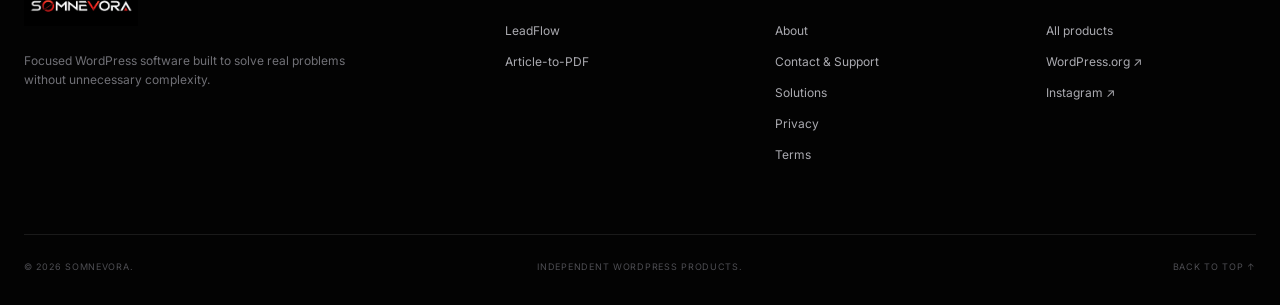
<file: privacy/index.html>
<!DOCTYPE html>
<html lang="en">

<head>

    <meta charset="UTF-8">

    <meta
        name="viewport"
        content="width=device-width, initial-scale=1.0"
    >

    <!-- Favicons & App Metadata -->
<link rel="icon" type="image/png" sizes="16x16" href="../assets/images/brand/favicon-16x16.png">
<link rel="icon" type="image/png" sizes="32x32" href="../assets/images/brand/favicon-32x32.png">
<link rel="apple-touch-icon" sizes="180x180" href="../assets/images/brand/apple-touch-icon.png">
<link rel="icon" type="image/png" sizes="192x192" href="../assets/images/brand/android-chrome-192x192.png">

<meta name="theme-color" content="#050505">
<meta name="application-name" content="SOMNEVORA">
<meta name="apple-mobile-web-app-title" content="SOMNEVORA">

    <title>Privacy Policy — SOMNEVORA</title>

    <meta
        name="description"
        content="Read the SOMNEVORA website privacy policy and learn how information is handled when you visit the SOMNEVORA website."
    >

    <link rel="canonical" href="https://mrymnoor567.github.io/somnevora/privacy/">

    <!-- Open Graph -->
<meta property="og:type" content="website">
<meta property="og:site_name" content="SOMNEVORA">
<meta property="og:title" content="Privacy — SOMNEVORA">
<meta property="og:description" content="Read the SOMNEVORA privacy information for the website, product support and related services.">
<meta property="og:url" content="https://mrymnoor567.github.io/somnevora/privacy/">
<meta property="og:locale" content="en_US">

<meta property="og:image" content="https://mrymnoor567.github.io/somnevora/assets/images/brand/somnevora-social-card.png">
<meta property="og:image:secure_url" content="https://mrymnoor567.github.io/somnevora/assets/images/brand/somnevora-social-card.png">
<meta property="og:image:type" content="image/png">
<meta property="og:image:width" content="1200">
<meta property="og:image:height" content="630">
<meta property="og:image:alt" content="SOMNEVORA — focused WordPress software featuring LeadFlow and Article-to-PDF">

<!-- Twitter / X Social Card -->
<meta name="twitter:card" content="summary_large_image">
<meta name="twitter:title" content="Privacy — SOMNEVORA">
<meta name="twitter:description" content="Read the SOMNEVORA privacy information for the website, product support and related services.">
<meta name="twitter:image" content="https://mrymnoor567.github.io/somnevora/assets/images/brand/somnevora-social-card.png">
<meta name="twitter:image:alt" content="SOMNEVORA — WordPress software brand">

    <meta
        name="robots"
        content="index, follow"
    >

    <meta
        name="theme-color"
        content="#050505"
    >

    <link
        rel="preconnect"
        href="https://fonts.googleapis.com"
    >

    <link
        rel="preconnect"
        href="https://fonts.gstatic.com"
        crossorigin
    >

    <link
        href="https://fonts.googleapis.com/css2?family=Inter:wght@400;500;600;700&family=Montserrat:wght@500;600;700;800&display=swap"
        rel="stylesheet"
    >

    <link
        rel="stylesheet"
        href="../assets/css/main.css"
    >

    <link
        rel="stylesheet"
        href="../assets/css/production.css"
    >

</head>


<body>

<a
    class="skip-link"
    href="#main-content"
>
    Skip to main content
</a>


<div class="cursor-glow"></div>

<div class="page-progress">
    <span id="pageProgress"></span>
</div>


<header
    class="site-header"
    id="siteHeader"
>

    <div class="header-shell">

        <a
            href="../"
            class="brand-logo"
            aria-label="SOMNEVORA Home"
        >

            <img
                src="../assets/images/brand/somnevora-logo.png"
                alt="SOMNEVORA"
            >

        </a>


        <nav
            class="desktop-nav"
            aria-label="Primary Navigation"
        >

            <a
                href="../"
                class="nav-link"
            >
                Home
            </a>

            <a
                href="../products/"
                class="nav-link"
            >
                Products
            </a>

            <a
                href="../#solutions"
                class="nav-link"
            >
                Solutions
            </a>

            <a
                href="../about/"
                class="nav-link"
            >
                About
            </a>

        </nav>


        <div class="header-actions">

            <a
                href="../products/"
                class="header-cta"
            >

                <span>
                    Explore products
                </span>

                <svg
                    viewBox="0 0 24 24"
                    aria-hidden="true"
                >
                    <path
                        d="M5 12h14M13 6l6 6-6 6"
                    />
                </svg>

            </a>


            <button
                class="menu-toggle"
                id="menuToggle"
                aria-label="Open navigation"
                aria-expanded="false"
                aria-controls="mobileMenu"
            >
                <span></span>
                <span></span>
            </button>

        </div>

    </div>


    <div
        class="mobile-menu"
        id="mobileMenu"
    >

        <div class="mobile-menu-inner">

            <span class="mobile-menu-label">
                Navigation
            </span>


            <nav
                aria-label="Mobile Navigation"
            >

                <a href="../">
                    Home
                    <span>01</span>
                </a>

                <a href="../products/">
                    Products
                    <span>02</span>
                </a>

                <a href="../#solutions">
                    Solutions
                    <span>03</span>
                </a>

                <a href="../about/">
                    About
                    <span>04</span>
                </a>

            </nav>


            <div class="mobile-menu-bottom">

                <span>
                    Focused WordPress software.
                </span>

                <span>
                    SOMNEVORA
                </span>

            </div>

        </div>

    </div>

</header>


<main id="main-content">


<section class="legal-hero">

    <div class="container">

        <div class="legal-hero-inner">

            <div class="legal-eyebrow">
                Legal / Privacy
            </div>

            <h1>
                Privacy
                <span>Policy.</span>
            </h1>

            <p>
                This policy explains how the SOMNEVORA
                website handles information when you
                browse our website and follow links to
                our products or external services.
            </p>

            <div class="legal-meta">

                <span>
                    Effective: September 17, 2026
                </span>

                <span>
                    SOMNEVORA Website
                </span>

            </div>

        </div>

    </div>

</section>


<section class="legal-page">

    <div class="container legal-layout">


        <aside class="legal-navigation">

            <span>On this page</span>

            <nav aria-label="Privacy sections">

                <a href="#overview">
                    Overview
                </a>

                <a href="#information">
                    Information
                </a>

                <a href="#hosting">
                    Hosting
                </a>

                <a href="#external">
                    External services
                </a>

                <a href="#cookies">
                    Cookies
                </a>

                <a href="#changes">
                    Changes
                </a>

                <a href="#contact">
                    Contact
                </a>

            </nav>

        </aside>


        <div class="legal-content">


            <section id="overview">

                <span class="legal-section-number">
                    01 / OVERVIEW
                </span>

                <h2>
                    About this policy
                </h2>

                <p>
                    SOMNEVORA is a WordPress software
                    brand. This Privacy Policy applies
                    to the SOMNEVORA brand website.
                </p>

                <p>
                    The current website primarily
                    provides information about
                    SOMNEVORA and its WordPress
                    products. It does not currently
                    provide user accounts, online
                    checkout, or a SOMNEVORA-hosted
                    customer dashboard.
                </p>

            </section>


            <section id="information">

                <span class="legal-section-number">
                    02 / INFORMATION
                </span>

                <h2>
                    Information we collect
                </h2>

                <p>
                    The current SOMNEVORA website does
                    not intentionally request personal
                    information through account
                    registration, checkout, or contact
                    forms.
                </p>

                <p>
                    Like most websites, technical
                    information may still be processed
                    by the services used to deliver the
                    website. This can include
                    information such as an IP address,
                    browser type, device information,
                    request information, and similar
                    technical data.
                </p>

            </section>


            <section id="hosting">

                <span class="legal-section-number">
                    03 / HOSTING
                </span>

                <h2>
                    Website hosting
                </h2>

                <p>
                    The SOMNEVORA website may be hosted
                    through third-party infrastructure,
                    including GitHub Pages. The hosting
                    provider may process technical
                    information necessary to deliver,
                    secure, and operate the website.
                </p>

                <p>
                    The handling of information by a
                    hosting provider is also subject to
                    that provider's own policies and
                    practices.
                </p>

            </section>


            <section id="external">

                <span class="legal-section-number">
                    04 / EXTERNAL SERVICES
                </span>

                <h2>
                    Third-party links
                </h2>

                <p>
                    SOMNEVORA pages may link to external
                    websites, including WordPress.org
                    and other relevant product or
                    developer resources.
                </p>

                <p>
                    Once you follow a third-party link,
                    the destination website is
                    responsible for its own privacy
                    practices. SOMNEVORA does not
                    control how independent third-party
                    websites process information.
                </p>

            </section>


            <section id="cookies">

                <span class="legal-section-number">
                    05 / COOKIES
                </span>

                <h2>
                    Cookies and analytics
                </h2>

                <p>
                    The current SOMNEVORA website does
                    not intentionally set advertising
                    cookies or operate a SOMNEVORA
                    advertising tracking system.
                </p>

                <p>
                    If analytics, embedded services,
                    contact forms, advertising tools,
                    or other technologies that process
                    additional information are added in
                    the future, this policy should be
                    updated to reflect those changes.
                </p>

                <div class="legal-note">

                    <p>
                        SOMNEVORA's website functionality
                        may evolve as the product brand
                        grows. This policy describes the
                        website in its current form.
                    </p>

                </div>

            </section>


            <section id="changes">

                <span class="legal-section-number">
                    06 / CHANGES
                </span>

                <h2>
                    Changes to this policy
                </h2>

                <p>
                    This Privacy Policy may be updated
                    when the website, its services, or
                    its information-handling practices
                    change.
                </p>

                <p>
                    When material changes are made, the
                    effective date displayed on this
                    page may also be updated.
                </p>

            </section>


            <section id="contact">

                <span class="legal-section-number">
                    07 / CONTACT
                </span>

                <h2>
                    Privacy questions
                </h2>

                <p>
                    If a public SOMNEVORA contact
                    channel is added to the website,
                    privacy-related questions can be
                    directed through that channel.
                </p>

                <p>
                    Until then, this page serves as the
                    current description of the
                    SOMNEVORA website's privacy
                    practices.
                </p>

            </section>


        </div>

    </div>

</section>


</main>


<!-- =====================================================
     FOOTER
===================================================== -->

<footer class="site-footer">

    <div class="container">

        <div class="footer-top">

            <div class="footer-brand">

                <a
                    href="../"
                    aria-label="SOMNEVORA Home"
                >
                    <img
                        src="../assets/images/brand/somnevora-logo.png"
                        alt="SOMNEVORA"
                    >
                </a>

                <p>
                    Focused WordPress software built to solve real problems
                    without unnecessary complexity.
                </p>

            </div>


            <div class="footer-column">

                <span>Products</span>

                <a href="../products/leadflow/">
                    LeadFlow
                </a>

                <a href="../products/article-to-pdf/">
                    Article-to-PDF
                </a>

            </div>


            <div class="footer-column">

                <span>Company</span>

                <a href="../about/">
                    About
                </a>

                <a href="../contact/">
        Contact & Support
    </a>

                <a href="../#solutions">
                    Solutions
                </a>

                <a href="../privacy/">
                    Privacy
                </a>

                <a href="../terms/">
                    Terms
                </a>

            </div>


            <div class="footer-column">

                <span>Explore</span>

                <a href="../products/">
                    All products
                </a>

                <a
                    href="https://profiles.wordpress.org/maryamnoor00/"
                    target="_blank"
                    rel="noopener noreferrer"
                >
                    WordPress.org ↗
                </a>

                <a
    href="https://www.instagram.com/somnevora/"
    target="_blank"
    rel="noopener noreferrer"
    aria-label="SOMNEVORA on Instagram"
>
    Instagram ↗
</a>

            </div>

        </div>


        <div class="footer-bottom">

            <span>
                © <span id="currentYear"></span>
                SOMNEVORA.
            </span>

            <span class="footer-signature">
                Independent WordPress products.
            </span>

                     <a
    href="#"
    class="back-to-top"
    aria-label="Back to top"
>
    Back to top ↑
</a>

        </div>

    </div>

</footer>


<noscript>

    <div class="no-script-notice">
        SOMNEVORA works without JavaScript,
        but some interface animations and
        navigation enhancements will be unavailable.
    </div>

</noscript>


<script
    src="../assets/js/main.js"
    defer
></script>

<script
    src="../assets/js/production.js"
    defer
></script>

</body>

</html>
</file>
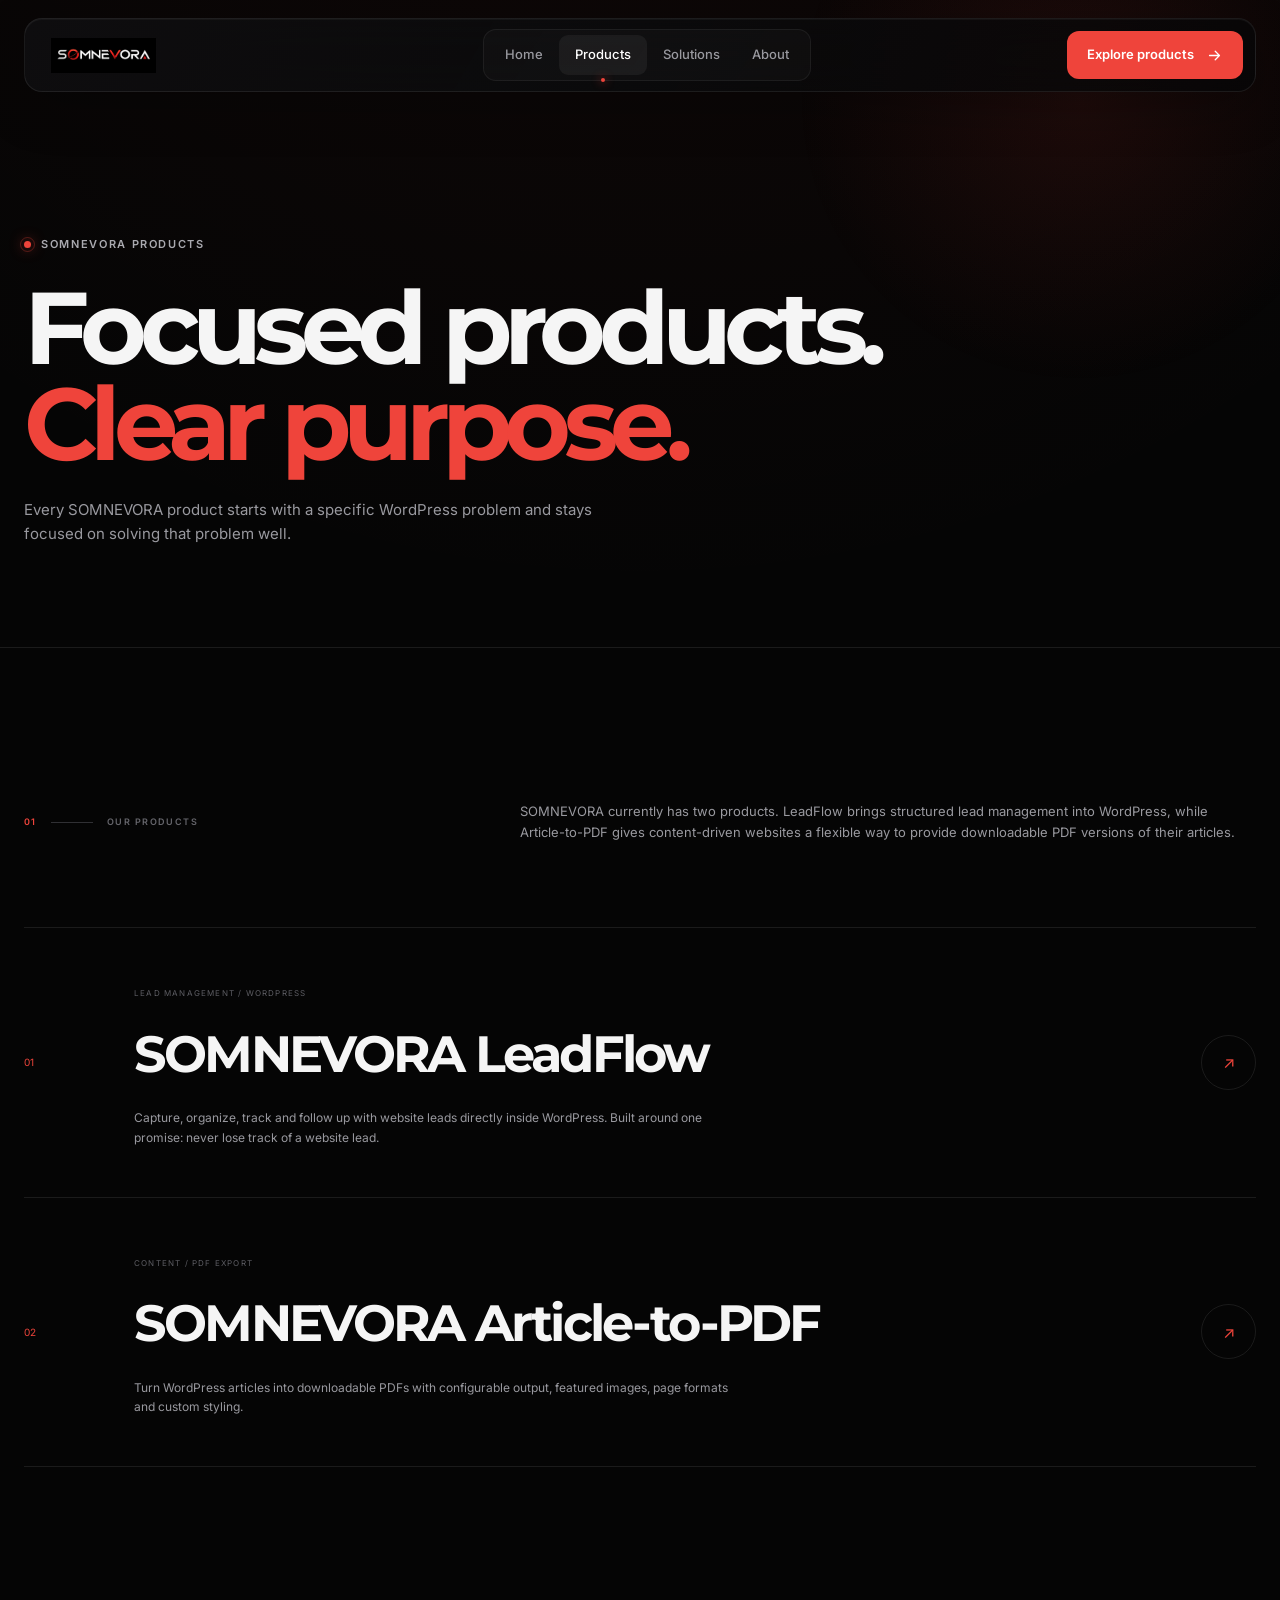
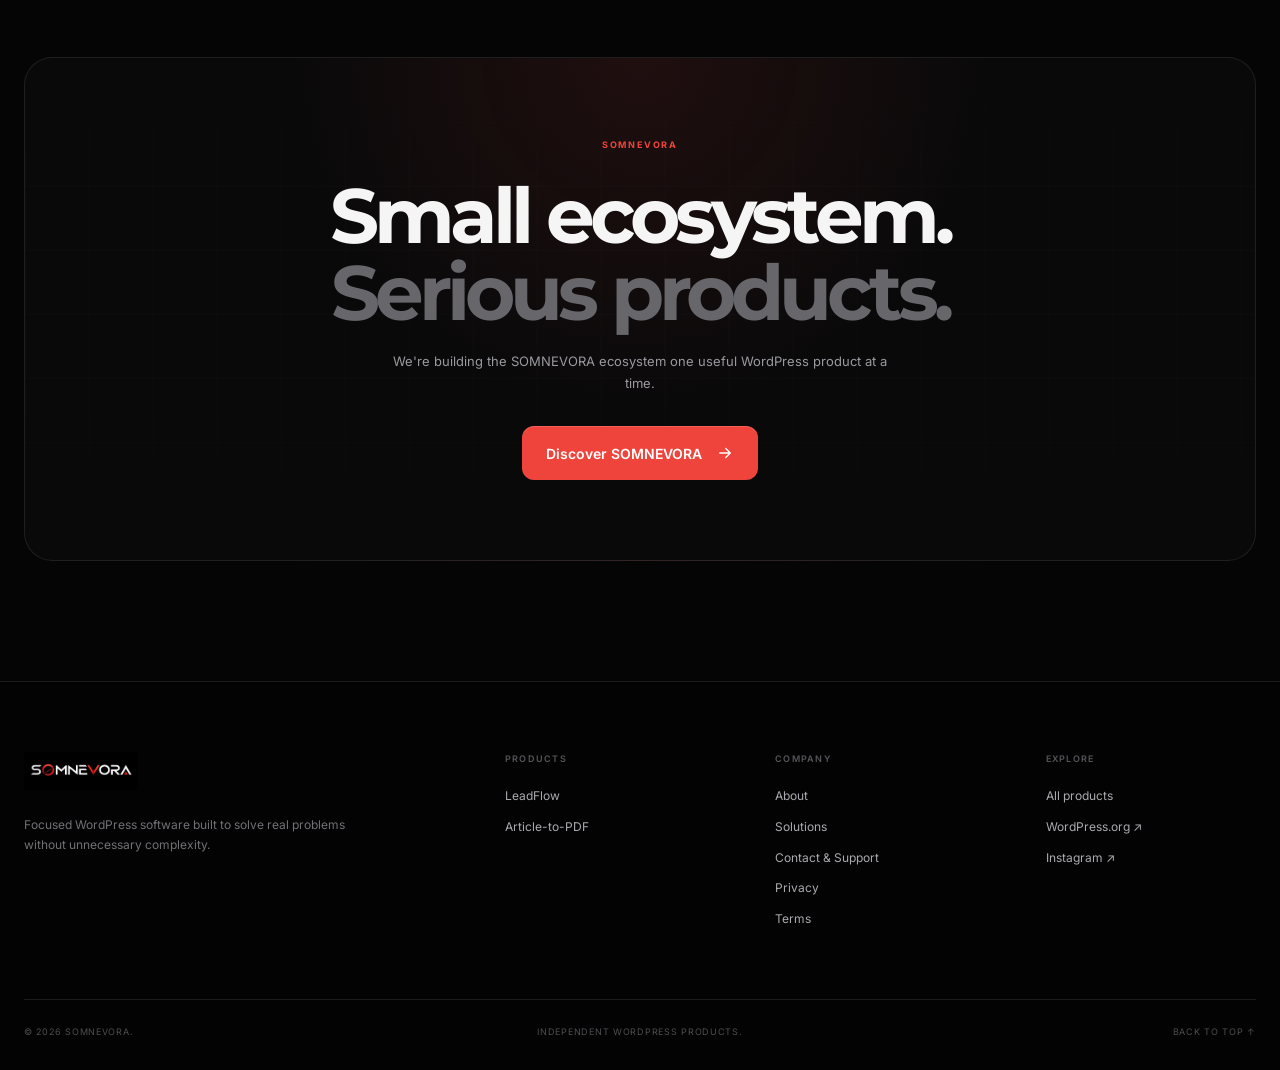
<file: products/index.html>
<!DOCTYPE html>
<html lang="en">
<head>

    <meta charset="UTF-8">

    <meta
        name="viewport"
        content="width=device-width, initial-scale=1.0"
    >

    <!-- Favicons & App Metadata -->
<link rel="icon" type="image/png" sizes="16x16" href="../assets/images/brand/favicon-16x16.png">
<link rel="icon" type="image/png" sizes="32x32" href="../assets/images/brand/favicon-32x32.png">
<link rel="apple-touch-icon" sizes="180x180" href="../assets/images/brand/apple-touch-icon.png">
<link rel="icon" type="image/png" sizes="192x192" href="../assets/images/brand/android-chrome-192x192.png">

<meta name="theme-color" content="#050505">
<meta name="application-name" content="SOMNEVORA">
<meta name="apple-mobile-web-app-title" content="SOMNEVORA">

    <title>Products — SOMNEVORA</title>

    <meta
        name="description"
        content="Explore focused WordPress products by SOMNEVORA, including LeadFlow and Article-to-PDF."
    >

    <meta name="robots" content="index, follow">
    <meta name="author" content="SOMNEVORA">
    <meta name="theme-color" content="#000000">

    <link rel="preconnect" href="https://fonts.googleapis.com">

    <link
        rel="preconnect"
        href="https://fonts.gstatic.com"
        crossorigin
    >

    <link
        href="https://fonts.googleapis.com/css2?family=Inter:wght@400;500;600;700&family=Montserrat:wght@500;600;700;800&display=swap"
        rel="stylesheet"
    >

    <link rel="canonical" href="https://mrymnoor567.github.io/somnevora/products/">

    <!-- Open Graph -->
<meta property="og:type" content="website">
<meta property="og:site_name" content="SOMNEVORA">
<meta property="og:title" content="WordPress Products — SOMNEVORA">
<meta property="og:description" content="Explore focused WordPress products from SOMNEVORA, built to solve practical website and workflow problems without unnecessary bloat.">
<meta property="og:url" content="https://mrymnoor567.github.io/somnevora/products/">
<meta property="og:locale" content="en_US">

<meta property="og:image" content="https://mrymnoor567.github.io/somnevora/assets/images/brand/somnevora-social-card.png">
<meta property="og:image:secure_url" content="https://mrymnoor567.github.io/somnevora/assets/images/brand/somnevora-social-card.png">
<meta property="og:image:type" content="image/png">
<meta property="og:image:width" content="1200">
<meta property="og:image:height" content="630">
<meta property="og:image:alt" content="SOMNEVORA — focused WordPress software featuring LeadFlow and Article-to-PDF">

<!-- Twitter / X Social Card -->
<meta name="twitter:card" content="summary_large_image">
<meta name="twitter:title" content="WordPress Products — SOMNEVORA">
<meta name="twitter:description" content="Explore focused WordPress products from SOMNEVORA, built to solve practical website and workflow problems without unnecessary bloat.">
<meta name="twitter:image" content="https://mrymnoor567.github.io/somnevora/assets/images/brand/somnevora-social-card.png">
<meta name="twitter:image:alt" content="SOMNEVORA WordPress software featuring LeadFlow and Article-to-PDF">

 <link rel="stylesheet" href="../assets/css/main.css">
<link rel="stylesheet" href="../assets/css/products.css">
<link rel="stylesheet" href="../assets/css/production.css">

</head>

<body>

    <a
    class="skip-link"
    href="#main-content"
>
    Skip to main content
</a>

<div class="cursor-glow"></div>

<div class="page-progress">
    <span id="pageProgress"></span>
</div>


<header class="site-header" id="siteHeader">

    <div class="header-shell">

        <a
            href="../"
            class="brand-logo"
            aria-label="SOMNEVORA Home"
        >
            <img
                src="../assets/images/brand/somnevora-logo.png"
                alt="SOMNEVORA"
            >
        </a>


        <nav
            class="desktop-nav"
            aria-label="Primary Navigation"
        >

            <a href="../" class="nav-link">
                Home
            </a>

            <a
                href="./"
                class="nav-link active"
            >
                Products
            </a>

            <a
                href="../#solutions"
                class="nav-link"
            >
                Solutions
            </a>

            <a
                href="../about/"
                class="nav-link"
            >
                About
            </a>

        </nav>


        <div class="header-actions">

            <a
                href="#product-list"
                class="header-cta"
            >
                <span>Explore products</span>

                <svg viewBox="0 0 24 24">
                    <path d="M5 12h14M13 6l6 6-6 6"/>
                </svg>
            </a>

            <button
                class="menu-toggle"
                id="menuToggle"
                aria-label="Open navigation"
                aria-expanded="false"
                aria-controls="mobileMenu"
            >
                <span></span>
                <span></span>
            </button>

        </div>

    </div>


    <div
        class="mobile-menu"
        id="mobileMenu"
    >

        <div class="mobile-menu-inner">

            <span class="mobile-menu-label">
                Navigation
            </span>

            <nav>
                <a href="../">
                    Home <span>01</span>
                </a>

                <a href="./">
                    Products <span>02</span>
                </a>

                <a href="../#solutions">
                    Solutions <span>03</span>
                </a>

                <a href="../about/">
                    About <span>04</span>
                </a>
            </nav>

            <div class="mobile-menu-bottom">
                <span>Focused WordPress software.</span>
                <span>SOMNEVORA</span>
            </div>

        </div>

    </div>

</header>


<main id="main-content">

    <section class="page-hero">

        <div class="container">

            <div class="eyebrow reveal">
                <span class="eyebrow-dot"></span>
                SOMNEVORA PRODUCTS
            </div>

            <h1 class="reveal">
                Focused products.
                <span>Clear purpose.</span>
            </h1>

            <p class="reveal">
                Every SOMNEVORA product starts with a specific
                WordPress problem and stays focused on solving
                that problem well.
            </p>

        </div>

    </section>


    <section
        class="section"
        id="product-list"
    >

        <div class="container">

            <div class="products-page-intro">

                <div class="section-number reveal">
                    <span>01</span>
                    <div></div>
                    <span>OUR PRODUCTS</span>
                </div>

                <p class="reveal">
                    SOMNEVORA currently has two products.
                    LeadFlow brings structured lead management
                    into WordPress, while Article-to-PDF gives
                    content-driven websites a flexible way to
                    provide downloadable PDF versions of their
                    articles.
                </p>

            </div>


           <div
    class="products-page-list"
    style="margin-top:70px;"
>

    <!-- =========================================
         PRODUCT 01 — LEADFLOW
    ========================================== -->

    <a
        href="leadflow/"
        class="products-page-item reveal"
        aria-label="Explore SOMNEVORA LeadFlow"
    >

        <span>01</span>

        <div>

            <small>
                LEAD MANAGEMENT / WORDPRESS
            </small>

            <h2>
                SOMNEVORA LeadFlow
            </h2>

            <p>
                Capture, organize, track and follow
                up with website leads directly
                inside WordPress. Built around one
                promise: never lose track of a
                website lead.
            </p>

        </div>

        <span
            class="product-page-arrow"
            aria-hidden="true"
        >
            ↗
        </span>

    </a>


    <!-- =========================================
         PRODUCT 02 — ARTICLE TO PDF
    ========================================== -->

    <a
        href="article-to-pdf/"
        class="products-page-item reveal"
        aria-label="Explore SOMNEVORA Article-to-PDF"
    >

        <span>02</span>

        <div>

            <small>
                CONTENT / PDF EXPORT
            </small>

            <h2>
                SOMNEVORA Article-to-PDF
            </h2>

            <p>
                Turn WordPress articles into
                downloadable PDFs with configurable
                output, featured images, page
                formats and custom styling.
            </p>

        </div>

        <span
            class="product-page-arrow"
            aria-hidden="true"
        >
            ↗
        </span>

    </a>

</div>

</div>

</section>


    <section class="final-cta">

        <div class="container">

            <div class="final-cta-inner reveal">

                <div class="cta-grid"></div>

                <span class="cta-kicker">
                    SOMNEVORA
                </span>

                <h2>
                    Small ecosystem.
                    <span>Serious products.</span>
                </h2>

                <p>
                    We're building the SOMNEVORA ecosystem
                    one useful WordPress product at a time.
                </p>

                <a
                    href="../about/"
                    class="button button-primary"
                >
                    Discover SOMNEVORA

                    <svg viewBox="0 0 24 24">
                        <path d="M5 12h14M13 6l6 6-6 6"/>
                    </svg>
                </a>

            </div>

        </div>

    </section>

</main>

<!-- =====================================================
     FOOTER
===================================================== -->

<footer class="site-footer">

    <div class="container">

        <div class="footer-top">

            <div class="footer-brand">

                <a
                    href="../"
                    aria-label="SOMNEVORA Home"
                >
                    <img
                        src="../assets/images/brand/somnevora-logo.png"
                        alt="SOMNEVORA"
                    >
                </a>

                <p>
                    Focused WordPress software built to solve real problems
                    without unnecessary complexity.
                </p>

            </div>


            <div class="footer-column">

                <span>Products</span>

                <a href="leadflow/">
                    LeadFlow
                </a>

                <a href="article-to-pdf/">
                    Article-to-PDF
                </a>

            </div>


            <div class="footer-column">

                <span>Company</span>

                <a href="../about/">
                    About
                </a>

                <a href="../#solutions">
                    Solutions
                </a>

                <a href="../contact/">
        Contact & Support
    </a>

                <a href="../privacy/">
                    Privacy
                </a>

                <a href="../terms/">
                    Terms
                </a>

            </div>


            <div class="footer-column">

                <span>Explore</span>

                <a href="./">
                    All products
                </a>

                <a
                    href="https://profiles.wordpress.org/maryamnoor00/"
                    target="_blank"
                    rel="noopener noreferrer"
                >
                    WordPress.org ↗
                </a>

                <a
    href="https://www.instagram.com/somnevora/"
    target="_blank"
    rel="noopener noreferrer"
    aria-label="SOMNEVORA on Instagram"
>
    Instagram ↗
</a>

            </div>

        </div>


        <div class="footer-bottom">

            <span>
                © <span id="currentYear"></span>
                SOMNEVORA.
            </span>

            <span class="footer-signature">
                Independent WordPress products.
            </span>

                     <a
    href="#"
    class="back-to-top"
    aria-label="Back to top"
>
    Back to top ↑
</a>
        </div>

    </div>

</footer>

<script src="../assets/js/main.js" defer></script>
<script src="../assets/js/products.js" defer></script>
<script src="../assets/js/production.js" defer></script>

</body>
</html>
</file>
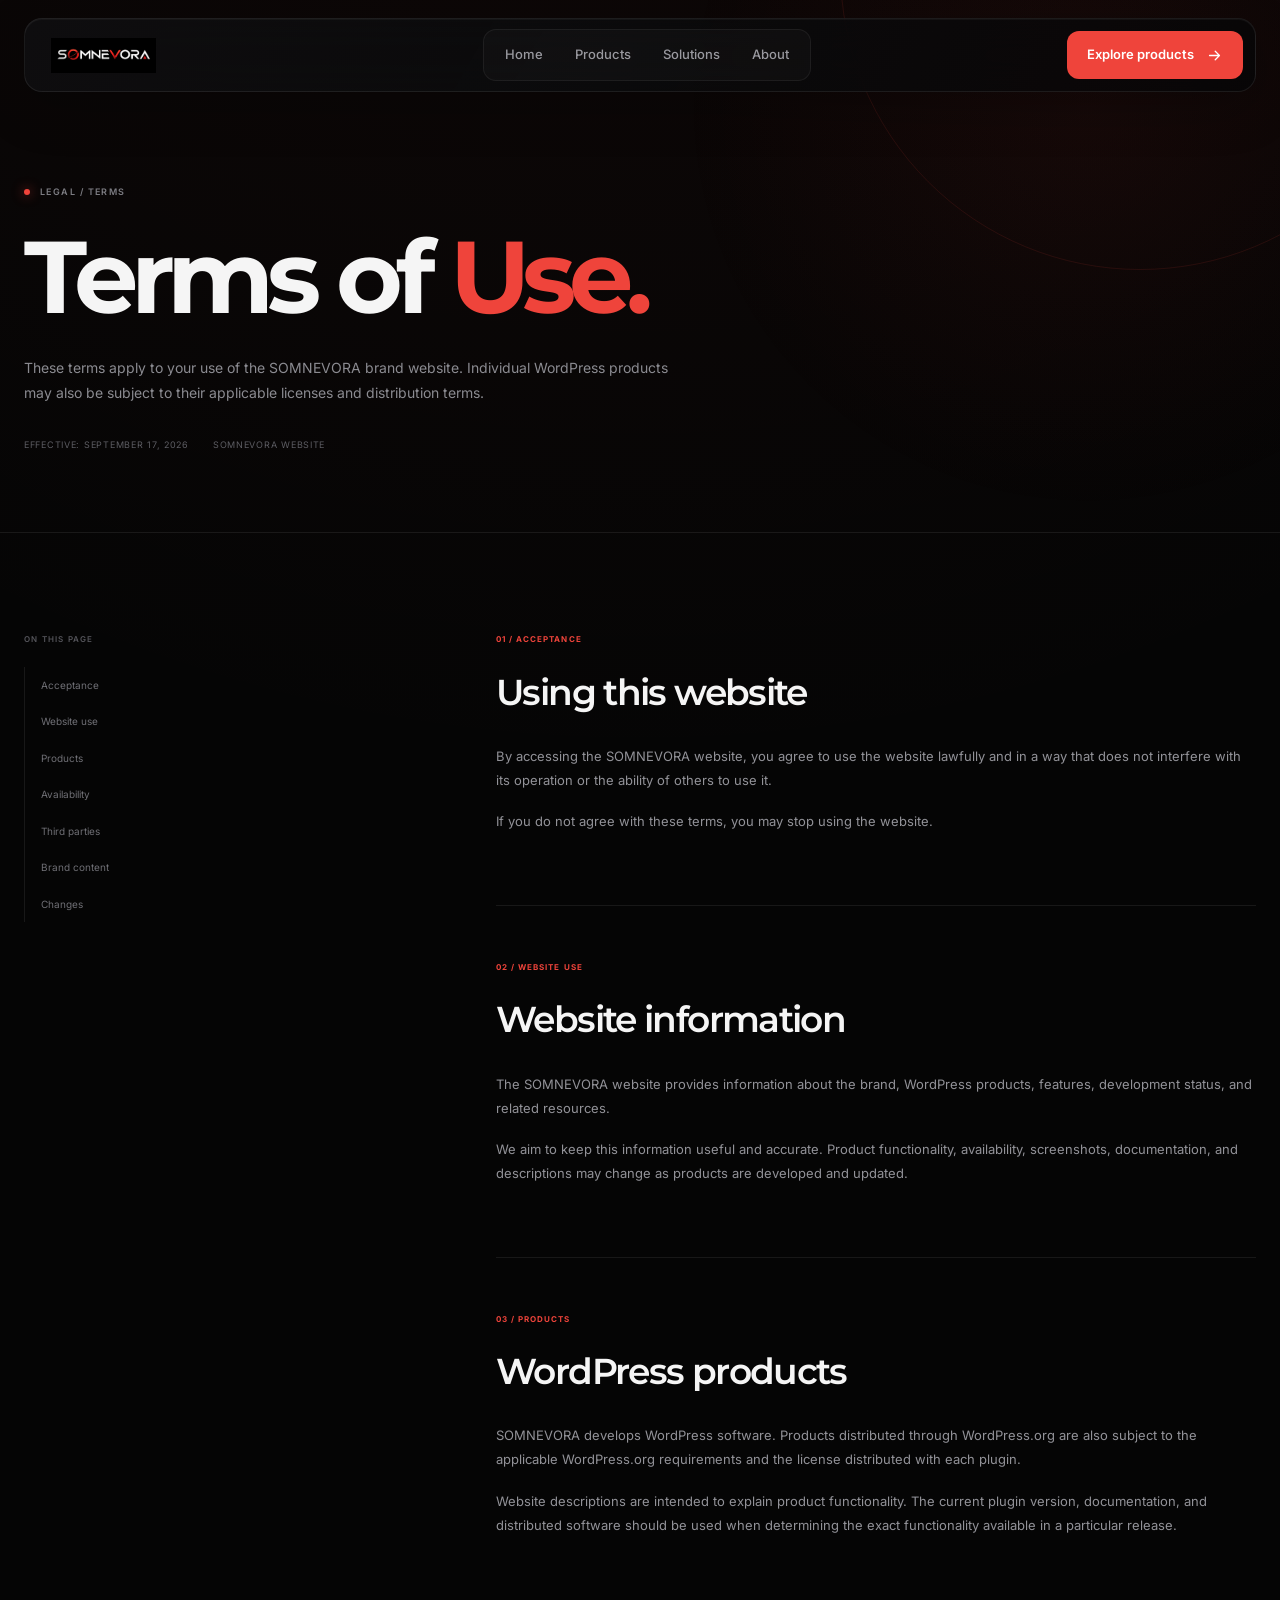
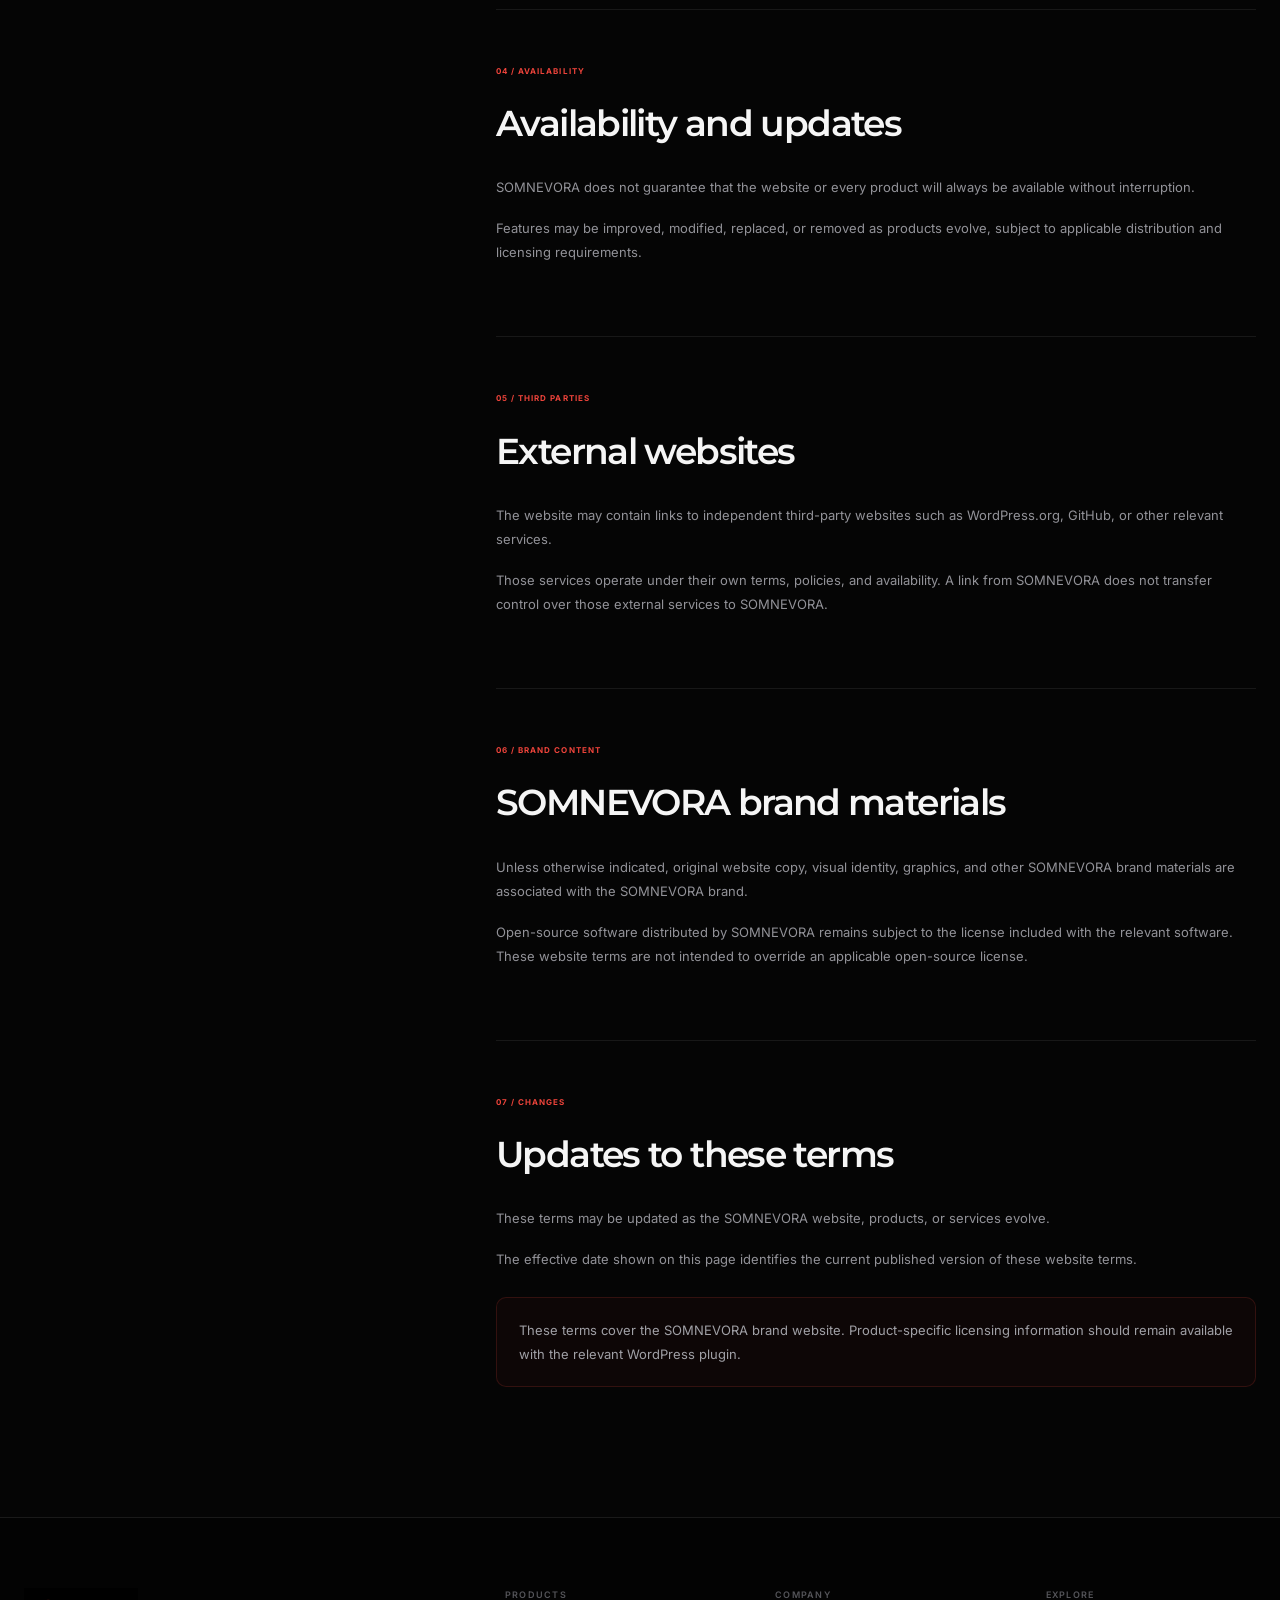
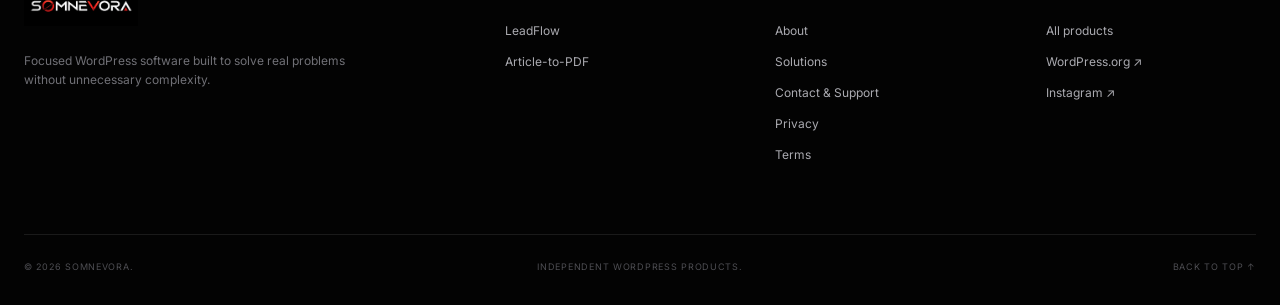
<file: terms/index.html>
<!DOCTYPE html>
<html lang="en">

<head>

    <meta charset="UTF-8">

    <meta
        name="viewport"
        content="width=device-width, initial-scale=1.0"
    >

    <title>Terms of Use — SOMNEVORA</title>

    <meta
        name="description"
        content="Terms governing the use of the SOMNEVORA brand website and information presented about SOMNEVORA WordPress products."
    >

    <link rel="canonical" href="https://mrymnoor567.github.io/somnevora/terms/">

    <!-- Open Graph -->
    <meta property="og:type" content="website">
    <meta property="og:site_name" content="SOMNEVORA">
    <meta property="og:title" content="Terms of Use — SOMNEVORA">
    <meta property="og:description" content="Terms governing the use of the SOMNEVORA brand website and information presented about SOMNEVORA WordPress products.">
    <meta property="og:url" content="https://mrymnoor567.github.io/somnevora/terms/">
    <meta property="og:locale" content="en_US">

<!-- Twitter / X Social Card -->
<meta name="twitter:card" content="summary_large_image">
<meta name="twitter:title" content="Terms of Use — SOMNEVORA">
<meta name="twitter:description" content="Terms governing the use of the SOMNEVORA brand website and information presented about SOMNEVORA WordPress products.">
<meta name="twitter:image" content="https://mrymnoor567.github.io/somnevora/assets/images/brand/somnevora-social-card.png">
<meta name="twitter:image:alt" content="SOMNEVORA — WordPress software brand">

    <meta
        name="robots"
        content="index, follow"
    >

    <meta
        name="theme-color"
        content="#050505"
    >

    <link rel="preconnect"
          href="https://fonts.googleapis.com">

    <link rel="preconnect"
          href="https://fonts.gstatic.com"
          crossorigin>

    <link
        href="https://fonts.googleapis.com/css2?family=Inter:wght@400;500;600;700&family=Montserrat:wght@500;600;700;800&display=swap"
        rel="stylesheet"
    >

    <link
        rel="stylesheet"
        href="../assets/css/main.css"
    >

    <link
        rel="stylesheet"
        href="../assets/css/production.css"
    >

</head>


<body>

<a class="skip-link" href="#main-content">
    Skip to main content
</a>

<div class="cursor-glow"></div>

<div class="page-progress">
    <span id="pageProgress"></span>
</div>


<header class="site-header" id="siteHeader">

    <div class="header-shell">

        <a
            href="../"
            class="brand-logo"
            aria-label="SOMNEVORA Home"
        >

            <img
                src="../assets/images/brand/somnevora-logo.png"
                alt="SOMNEVORA"
            >

        </a>


        <nav
            class="desktop-nav"
            aria-label="Primary Navigation"
        >

            <a href="../" class="nav-link">
                Home
            </a>

            <a
                href="../products/"
                class="nav-link"
            >
                Products
            </a>

            <a
                href="../#solutions"
                class="nav-link"
            >
                Solutions
            </a>

            <a
                href="../about/"
                class="nav-link"
            >
                About
            </a>

        </nav>


        <div class="header-actions">

            <a
                href="../products/"
                class="header-cta"
            >

                <span>Explore products</span>

                <svg
                    viewBox="0 0 24 24"
                    aria-hidden="true"
                >
                    <path
                        d="M5 12h14M13 6l6 6-6 6"
                    />
                </svg>

            </a>


            <button
                class="menu-toggle"
                id="menuToggle"
                aria-label="Open navigation"
                aria-expanded="false"
                aria-controls="mobileMenu"
            >
                <span></span>
                <span></span>
            </button>

        </div>

    </div>


    <div class="mobile-menu" id="mobileMenu">

        <div class="mobile-menu-inner">

            <span class="mobile-menu-label">
                Navigation
            </span>

            <nav aria-label="Mobile Navigation">

                <a href="../">
                    Home <span>01</span>
                </a>

                <a href="../products/">
                    Products <span>02</span>
                </a>

                <a href="../#solutions">
                    Solutions <span>03</span>
                </a>

                <a href="../about/">
                    About <span>04</span>
                </a>

            </nav>

            <div class="mobile-menu-bottom">

                <span>
                    Focused WordPress software.
                </span>

                <span>SOMNEVORA</span>

            </div>

        </div>

    </div>

</header>


<main id="main-content">


<section class="legal-hero">

    <div class="container">

        <div class="legal-hero-inner">

            <div class="legal-eyebrow">
                Legal / Terms
            </div>

            <h1>
                Terms of
                <span>Use.</span>
            </h1>

            <p>
                These terms apply to your use of the
                SOMNEVORA brand website. Individual
                WordPress products may also be subject
                to their applicable licenses and
                distribution terms.
            </p>

            <div class="legal-meta">

                <span>
                    Effective: September 17, 2026
                </span>

                <span>
                    SOMNEVORA Website
                </span>

            </div>

        </div>

    </div>

</section>


<section class="legal-page">

    <div class="container legal-layout">


        <aside class="legal-navigation">

            <span>On this page</span>

            <nav aria-label="Terms sections">

                <a href="#acceptance">
                    Acceptance
                </a>

                <a href="#website">
                    Website use
                </a>

                <a href="#products">
                    Products
                </a>

                <a href="#availability">
                    Availability
                </a>

                <a href="#third-party">
                    Third parties
                </a>

                <a href="#intellectual-property">
                    Brand content
                </a>

                <a href="#changes">
                    Changes
                </a>

            </nav>

        </aside>


        <div class="legal-content">


            <section id="acceptance">

                <span class="legal-section-number">
                    01 / ACCEPTANCE
                </span>

                <h2>
                    Using this website
                </h2>

                <p>
                    By accessing the SOMNEVORA website,
                    you agree to use the website
                    lawfully and in a way that does not
                    interfere with its operation or the
                    ability of others to use it.
                </p>

                <p>
                    If you do not agree with these
                    terms, you may stop using the
                    website.
                </p>

            </section>


            <section id="website">

                <span class="legal-section-number">
                    02 / WEBSITE USE
                </span>

                <h2>
                    Website information
                </h2>

                <p>
                    The SOMNEVORA website provides
                    information about the brand,
                    WordPress products, features,
                    development status, and related
                    resources.
                </p>

                <p>
                    We aim to keep this information
                    useful and accurate. Product
                    functionality, availability,
                    screenshots, documentation, and
                    descriptions may change as products
                    are developed and updated.
                </p>

            </section>


            <section id="products">

                <span class="legal-section-number">
                    03 / PRODUCTS
                </span>

                <h2>
                    WordPress products
                </h2>

                <p>
                    SOMNEVORA develops WordPress
                    software. Products distributed
                    through WordPress.org are also
                    subject to the applicable
                    WordPress.org requirements and the
                    license distributed with each
                    plugin.
                </p>

                <p>
                    Website descriptions are intended
                    to explain product functionality.
                    The current plugin version,
                    documentation, and distributed
                    software should be used when
                    determining the exact functionality
                    available in a particular release.
                </p>

            </section>


            <section id="availability">

                <span class="legal-section-number">
                    04 / AVAILABILITY
                </span>

                <h2>
                    Availability and updates
                </h2>

                <p>
                    SOMNEVORA does not guarantee that
                    the website or every product will
                    always be available without
                    interruption.
                </p>

                <p>
                    Features may be improved, modified,
                    replaced, or removed as products
                    evolve, subject to applicable
                    distribution and licensing
                    requirements.
                </p>

            </section>


            <section id="third-party">

                <span class="legal-section-number">
                    05 / THIRD PARTIES
                </span>

                <h2>
                    External websites
                </h2>

                <p>
                    The website may contain links to
                    independent third-party websites
                    such as WordPress.org, GitHub, or
                    other relevant services.
                </p>

                <p>
                    Those services operate under their
                    own terms, policies, and
                    availability. A link from
                    SOMNEVORA does not transfer control
                    over those external services to
                    SOMNEVORA.
                </p>

            </section>


            <section id="intellectual-property">

                <span class="legal-section-number">
                    06 / BRAND CONTENT
                </span>

                <h2>
                    SOMNEVORA brand materials
                </h2>

                <p>
                    Unless otherwise indicated,
                    original website copy, visual
                    identity, graphics, and other
                    SOMNEVORA brand materials are
                    associated with the SOMNEVORA
                    brand.
                </p>

                <p>
                    Open-source software distributed
                    by SOMNEVORA remains subject to
                    the license included with the
                    relevant software. These website
                    terms are not intended to override
                    an applicable open-source license.
                </p>

            </section>


            <section id="changes">

                <span class="legal-section-number">
                    07 / CHANGES
                </span>

                <h2>
                    Updates to these terms
                </h2>

                <p>
                    These terms may be updated as the
                    SOMNEVORA website, products, or
                    services evolve.
                </p>

                <p>
                    The effective date shown on this
                    page identifies the current
                    published version of these website
                    terms.
                </p>

                <div class="legal-note">

                    <p>
                        These terms cover the SOMNEVORA
                        brand website. Product-specific
                        licensing information should
                        remain available with the
                        relevant WordPress plugin.
                    </p>

                </div>

            </section>


        </div>

    </div>

</section>


</main>

<!-- =====================================================
     FOOTER
===================================================== -->

<footer class="site-footer">

    <div class="container">

        <div class="footer-top">

            <div class="footer-brand">

                <a
                    href="../"
                    aria-label="SOMNEVORA Home"
                >
                    <img
                        src="../assets/images/brand/somnevora-logo.png"
                        alt="SOMNEVORA"
                    >
                </a>

                <p>
                    Focused WordPress software built to solve real problems
                    without unnecessary complexity.
                </p>

            </div>


            <div class="footer-column">

                <span>Products</span>

                <a href="../products/leadflow/">
                    LeadFlow
                </a>

                <a href="../products/article-to-pdf/">
                    Article-to-PDF
                </a>

            </div>


            <div class="footer-column">

                <span>Company</span>

                <a href="../about/">
                    About
                </a>

                <a href="../#solutions">
                    Solutions
                </a>

                <a href="../contact/">
        Contact & Support
    </a>

                <a href="../privacy/">
                    Privacy
                </a>

                <a href="../terms/">
                    Terms
                </a>

            </div>


            <div class="footer-column">

                <span>Explore</span>

                <a href="../products/">
                    All products
                </a>

                <a
                    href="https://profiles.wordpress.org/maryamnoor00/"
                    target="_blank"
                    rel="noopener noreferrer"
                >
                    WordPress.org ↗
                </a>

                <a
    href="https://www.instagram.com/somnevora/"
    target="_blank"
    rel="noopener noreferrer"
    aria-label="SOMNEVORA on Instagram"
>
    Instagram ↗
</a>

            </div>

        </div>


        <div class="footer-bottom">

            <span>
                © <span id="currentYear"></span>
                SOMNEVORA.
            </span>

            <span class="footer-signature">
                Independent WordPress products.
            </span>

                     <a
    href="#"
    class="back-to-top"
    aria-label="Back to top"
>
    Back to top ↑
</a>

        </div>

    </div>

</footer>


<noscript>

    <div class="no-script-notice">
        SOMNEVORA works without JavaScript,
        but some interface animations and
        navigation enhancements will be unavailable.
    </div>

</noscript>


<script
    src="../assets/js/main.js"
    defer
></script>

<script
    src="../assets/js/production.js"
    defer
></script>

</body>

</html>
</file>
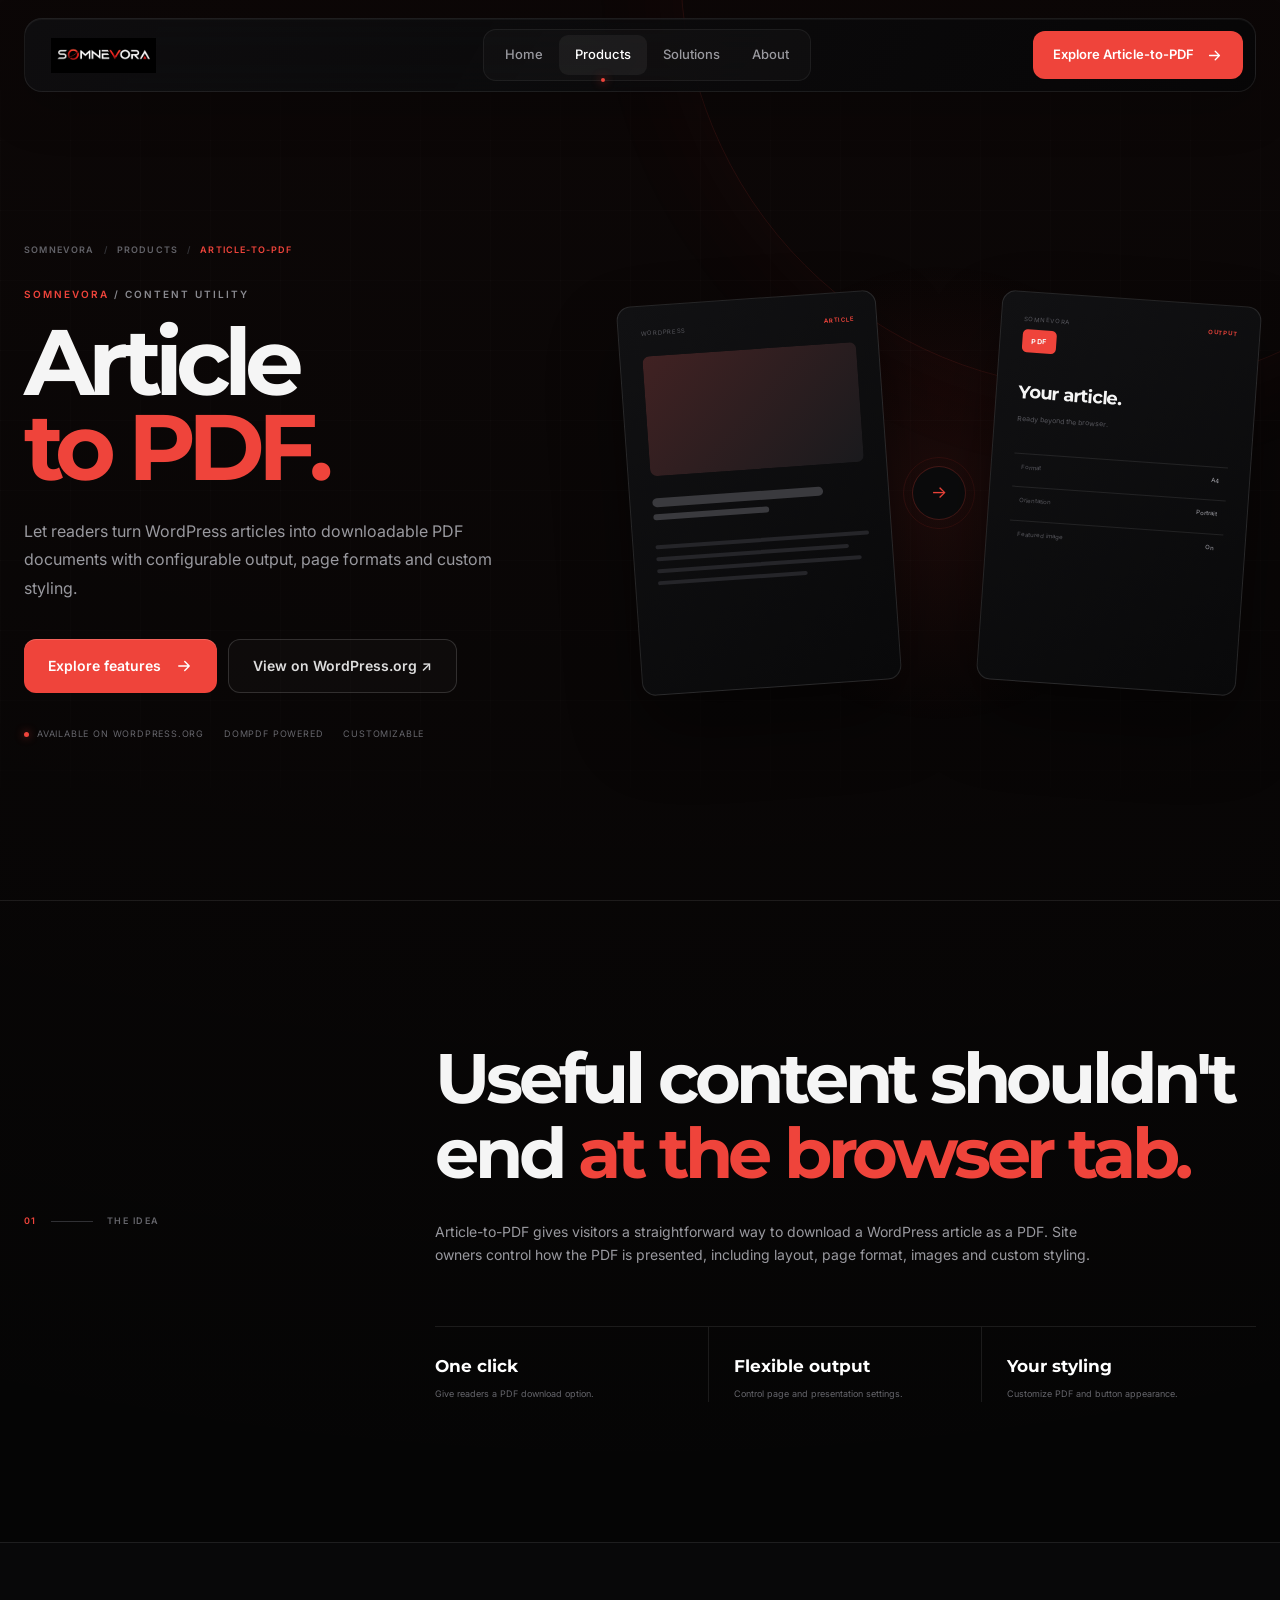
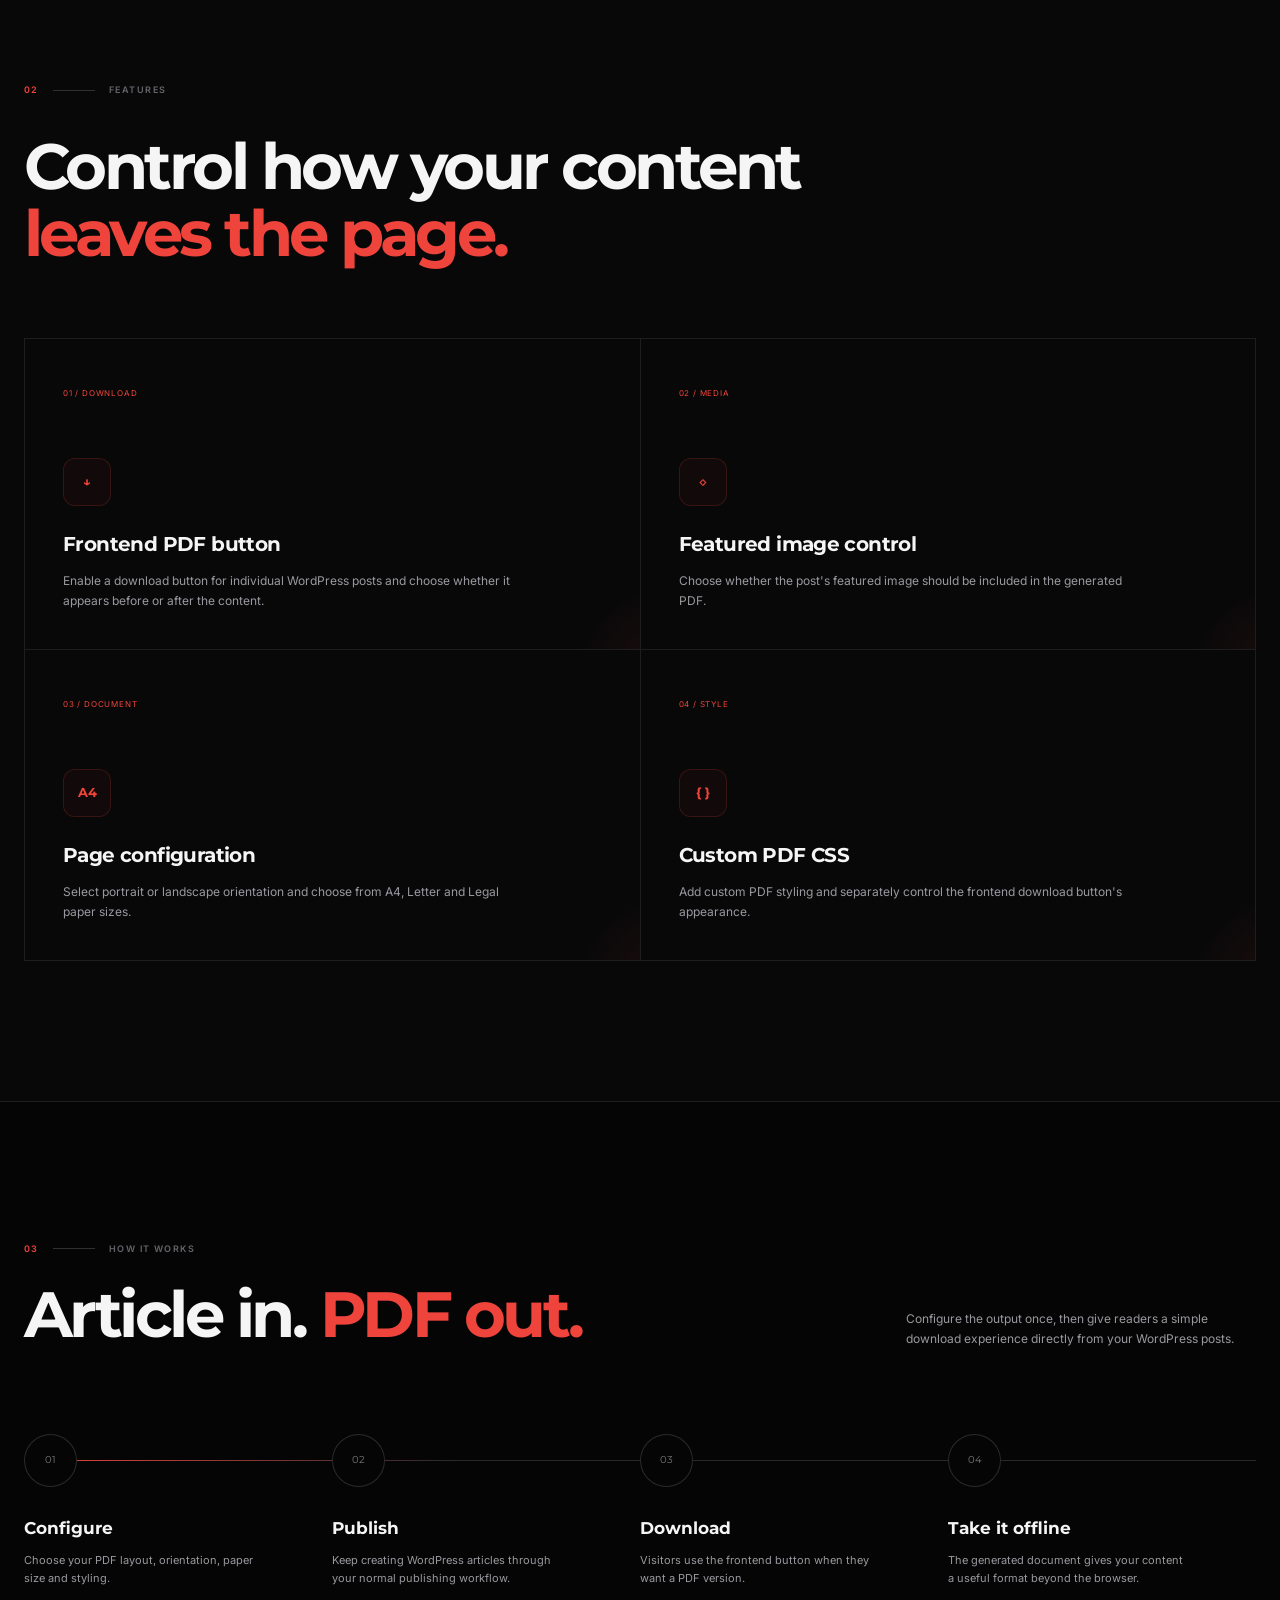
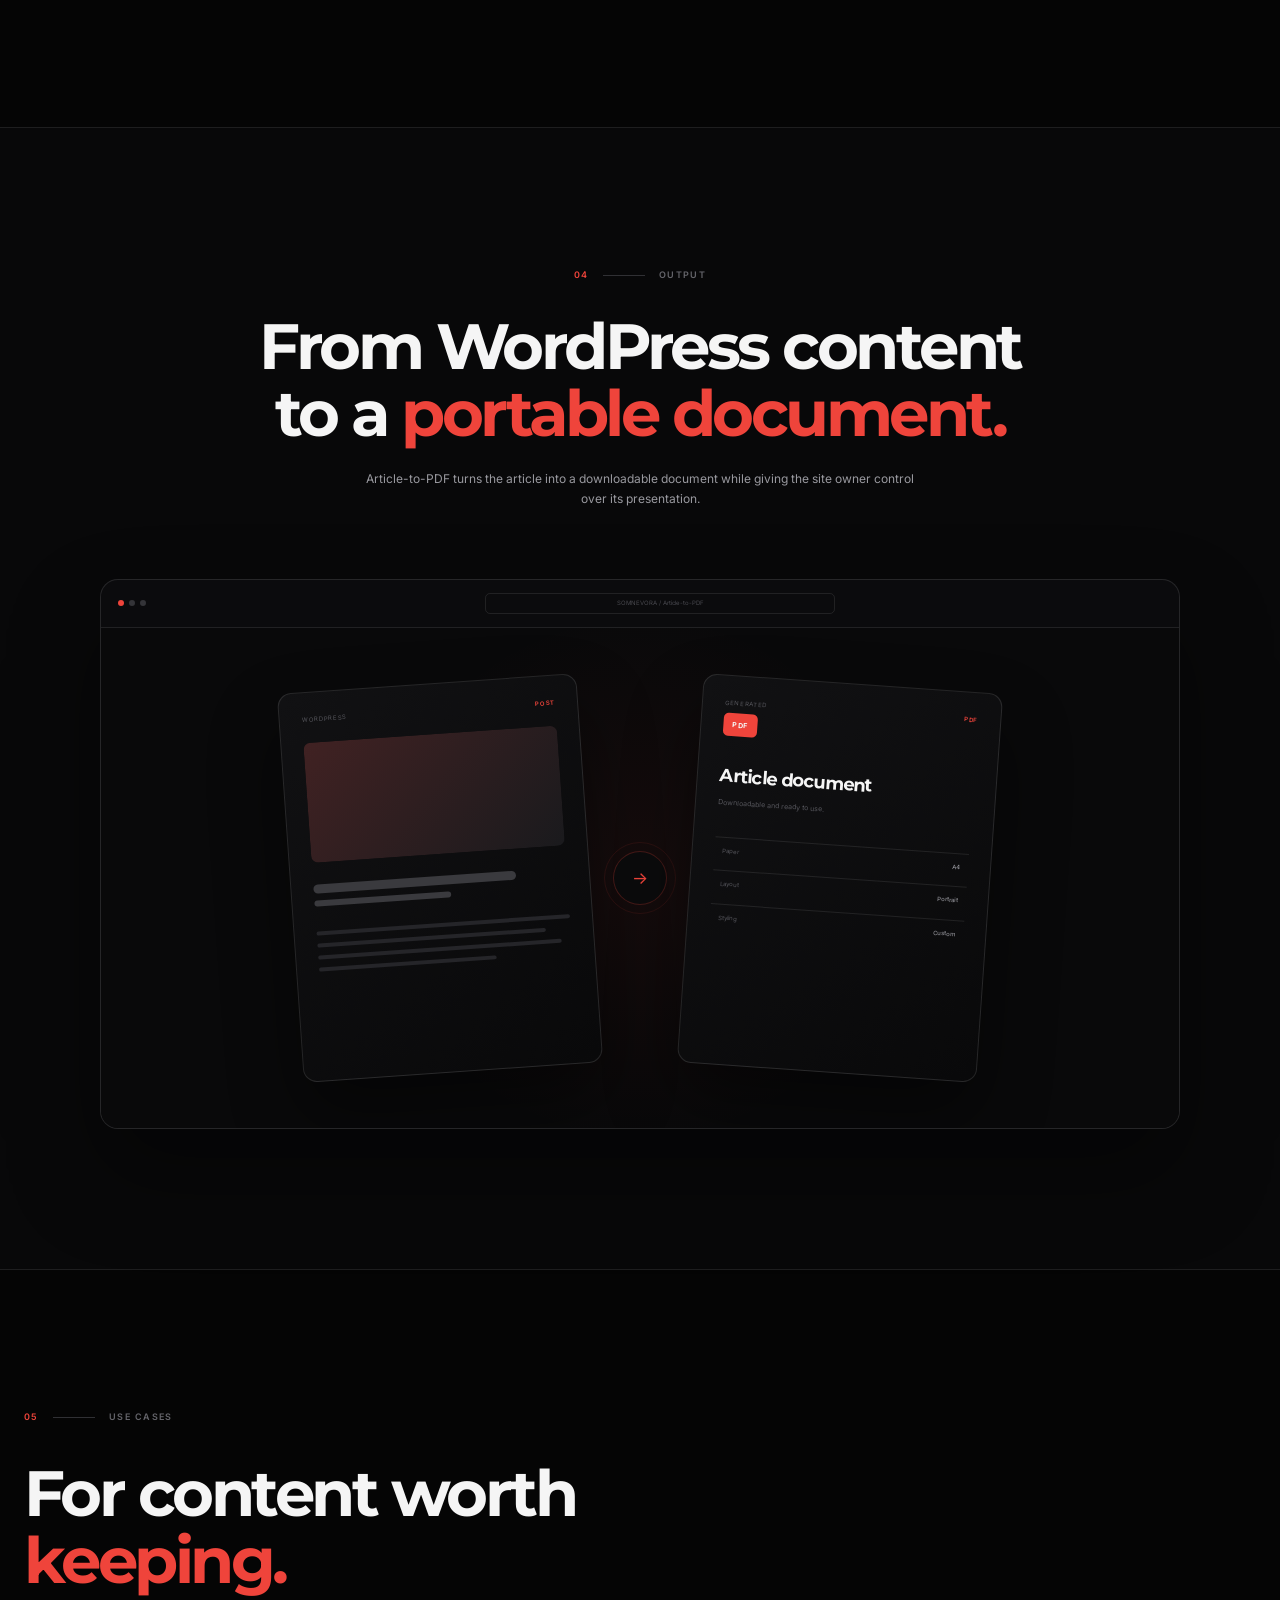
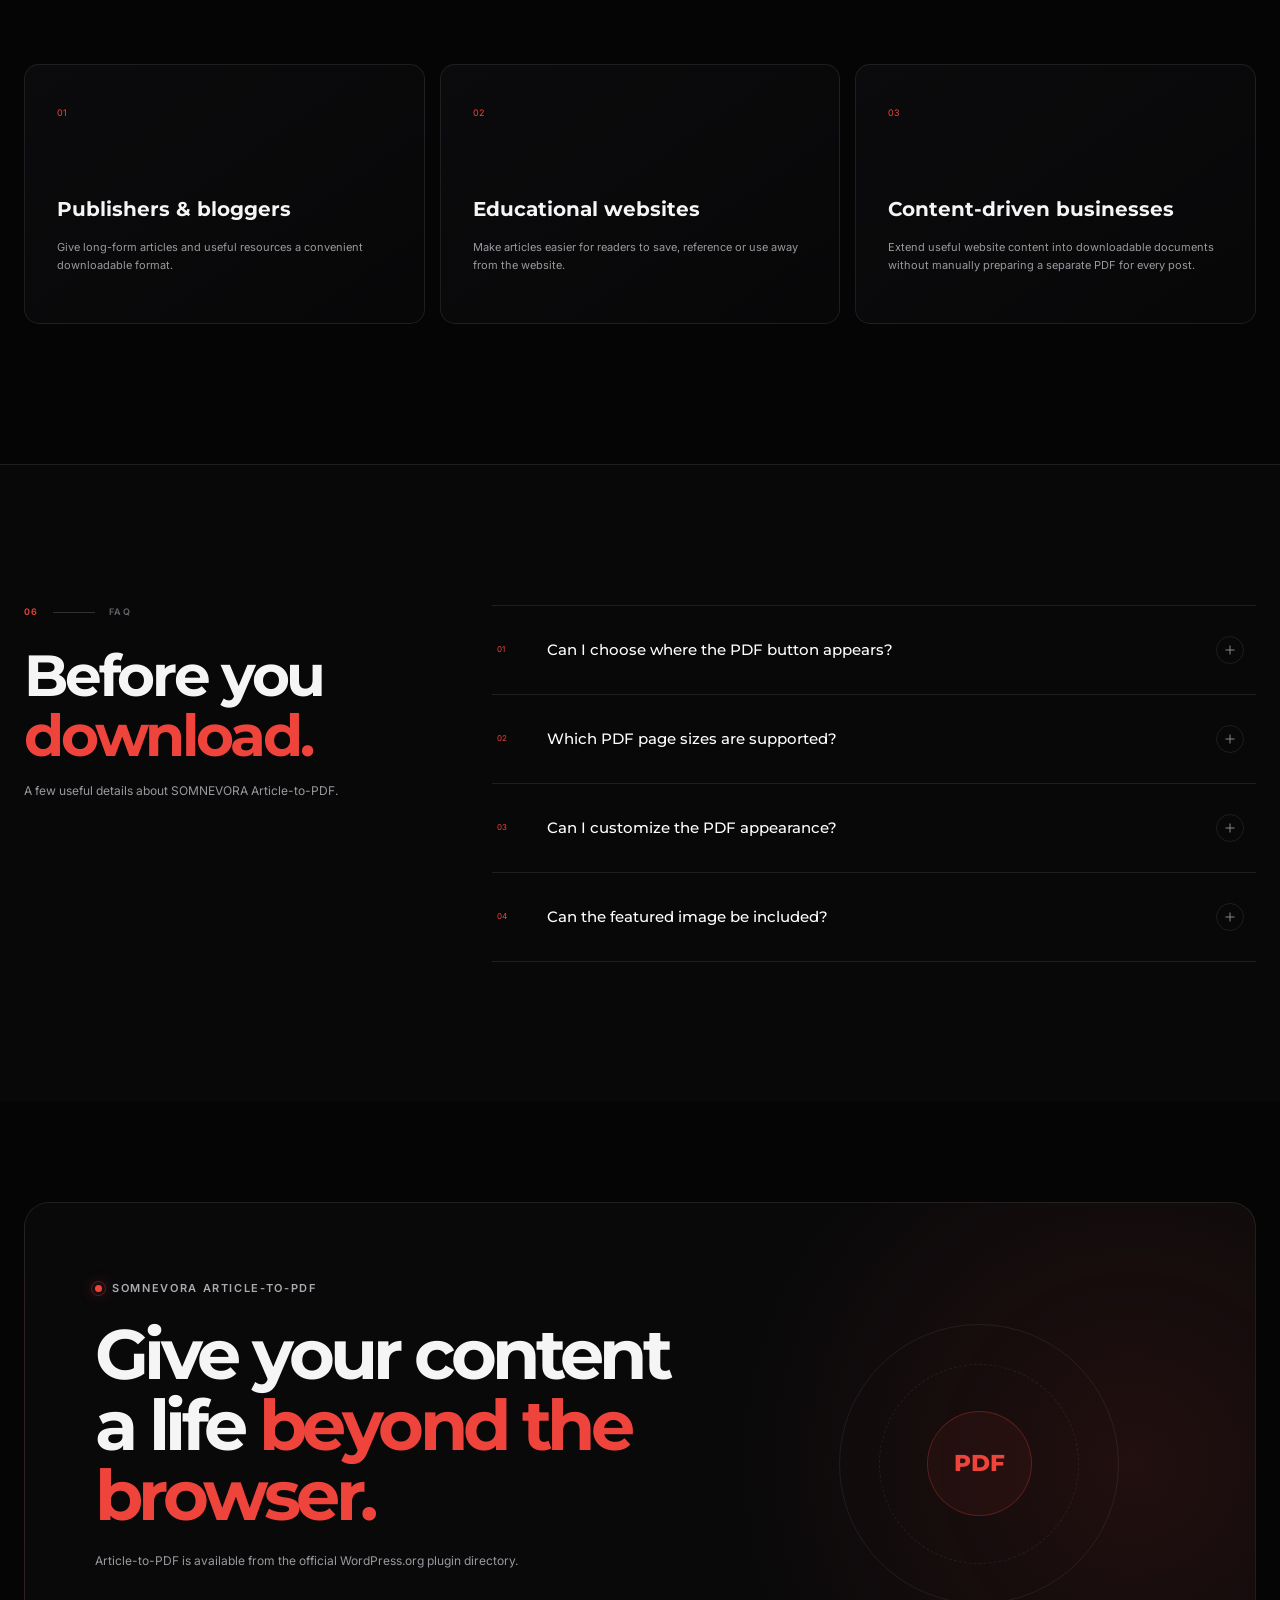
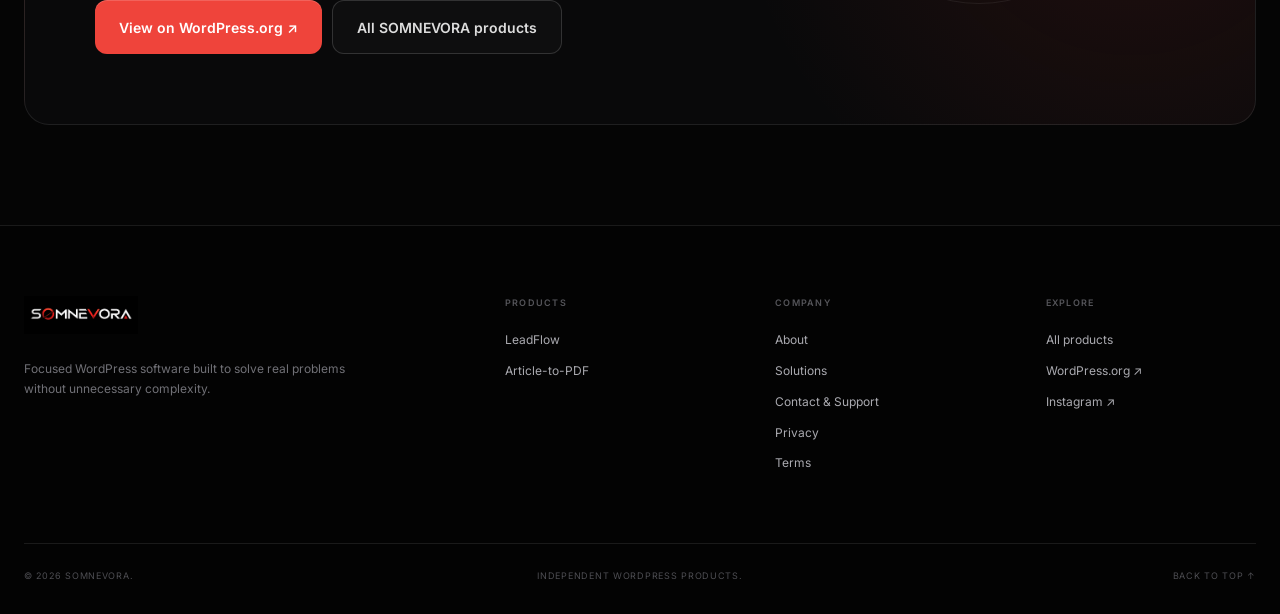
<file: products/article-to-pdf/index.html>
<!DOCTYPE html>
<html lang="en">
<head>

    <meta charset="UTF-8">

    <meta
        name="viewport"
        content="width=device-width, initial-scale=1.0"
    >

    <!-- Favicons & App Metadata -->
<link rel="icon" type="image/png" sizes="16x16" href="../../assets/images/brand/favicon-16x16.png">
<link rel="icon" type="image/png" sizes="32x32" href="../../assets/images/brand/favicon-32x32.png">
<link rel="apple-touch-icon" sizes="180x180" href="../../assets/images/brand/apple-touch-icon.png">
<link rel="icon" type="image/png" sizes="192x192" href="../../assets/images/brand/android-chrome-192x192.png">

<meta name="theme-color" content="#050505">
<meta name="application-name" content="SOMNEVORA">
<meta name="apple-mobile-web-app-title" content="SOMNEVORA">

    <title>SOMNEVORA Article-to-PDF — WordPress PDF Export</title>

    <meta
        name="description"
        content="SOMNEVORA Article-to-PDF lets WordPress visitors download articles as clean, customizable PDF documents."
    >

    <link rel="canonical" href="https://mrymnoor567.github.io/somnevora/products/article-to-pdf/">

    <!-- Open Graph -->
<meta property="og:type" content="website">
<meta property="og:site_name" content="SOMNEVORA">
<meta property="og:title" content="SOMNEVORA Article-to-PDF — WordPress PDF Plugin">
<meta property="og:description" content="Turn WordPress articles into downloadable PDFs with control over button placement, paper size, orientation, featured images and custom styling.">
<meta property="og:url" content="https://mrymnoor567.github.io/somnevora/products/article-to-pdf/">
<meta property="og:locale" content="en_US">

<meta property="og:image" content="https://mrymnoor567.github.io/somnevora/assets/images/brand/somnevora-social-card.png">
<meta property="og:image:secure_url" content="https://mrymnoor567.github.io/somnevora/assets/images/brand/somnevora-social-card.png">
<meta property="og:image:type" content="image/png">
<meta property="og:image:width" content="1200">
<meta property="og:image:height" content="630">
<meta property="og:image:alt" content="SOMNEVORA — focused WordPress software featuring LeadFlow and Article-to-PDF">

<!-- Twitter / X Social Card -->
<meta name="twitter:card" content="summary_large_image">
<meta name="twitter:title" content="SOMNEVORA LeadFlow — WordPress Lead Management">
<meta name="twitter:description" content="A focused WordPress lead management plugin for capturing, organizing and managing website leads directly inside WordPress.">
<meta name="twitter:image" content="https://mrymnoor567.github.io/somnevora/assets/images/brand/somnevora-social-card.png">
<meta name="twitter:image:alt" content="SOMNEVORA LeadFlow — WordPress lead management software">

<!-- Structured Data: SOMNEVORA Article-to-PDF -->
<script type="application/ld+json">
{
    "@context": "https://schema.org",
    "@type": "SoftwareApplication",
    "@id": "https://mrymnoor567.github.io/somnevora/products/article-to-pdf/#software",
    "name": "SOMNEVORA Article-to-PDF",
    "alternateName": "Convert Articles to PDF",
    "url": "https://mrymnoor567.github.io/somnevora/products/article-to-pdf/",
    "description": "A WordPress plugin that turns articles into downloadable PDFs with configurable button placement, paper size, orientation, featured images and custom styling.",
    "applicationCategory": "UtilitiesApplication",
    "operatingSystem": "WordPress",
    "softwareVersion": "1.0.4",
    "softwareRequirements": "WordPress 6.6 or higher; PHP 7.2 or higher",
    "downloadUrl": "https://wordpress.org/plugins/convert-articles-to-pdf/",
    "installUrl": "https://wordpress.org/plugins/convert-articles-to-pdf/",
    "publisher": {
        "@type": "Organization",
        "@id": "https://mrymnoor567.github.io/somnevora/#organization",
        "name": "SOMNEVORA",
        "url": "https://mrymnoor567.github.io/somnevora/"
    },
    "isPartOf": {
        "@type": "WebSite",
        "@id": "https://mrymnoor567.github.io/somnevora/#website",
        "name": "SOMNEVORA",
        "url": "https://mrymnoor567.github.io/somnevora/"
    }
}
</script>

    <meta name="robots" content="index, follow">
    <meta name="author" content="SOMNEVORA">
    <meta name="theme-color" content="#000000">

    <link rel="preconnect" href="https://fonts.googleapis.com">
    <link rel="preconnect" href="https://fonts.gstatic.com" crossorigin>

    <link
        href="https://fonts.googleapis.com/css2?family=Inter:wght@400;500;600;700&family=Montserrat:wght@500;600;700;800&display=swap"
        rel="stylesheet"
    >

    <link rel="stylesheet" href="../../assets/css/main.css">
    <link rel="stylesheet" href="../../assets/css/products.css">
    <link rel="stylesheet" href="../../assets/css/production.css">

</head>

<body>

    <a
    class="skip-link"
    href="#main-content"
>
    Skip to main content
</a>

<div class="cursor-glow"></div>

<div class="page-progress">
    <span id="pageProgress"></span>
</div>


<header class="site-header" id="siteHeader">

    <div class="header-shell">

        <a
            href="../../"
            class="brand-logo"
            aria-label="SOMNEVORA Home"
        >

            <img
                src="../../assets/images/brand/somnevora-logo.png"
                alt="SOMNEVORA"
            >

        </a>


        <nav class="desktop-nav" aria-label="Primary Navigation">

            <a href="../../" class="nav-link">
                Home
            </a>

            <a href="../" class="nav-link active">
                Products
            </a>

            <a href="../../#solutions" class="nav-link">
                Solutions
            </a>

            <a href="../../about/" class="nav-link">
                About
            </a>

        </nav>


        <div class="header-actions">

            <a href="#features" class="header-cta">

                <span>Explore Article-to-PDF</span>

                <svg viewBox="0 0 24 24">
                    <path d="M5 12h14M13 6l6 6-6 6"/>
                </svg>

            </a>

            <button
                class="menu-toggle"
                id="menuToggle"
                aria-label="Open navigation"
                aria-expanded="false"
                aria-controls="mobileMenu"
            >
                <span></span>
                <span></span>
            </button>

        </div>

    </div>


    <div class="mobile-menu" id="mobileMenu">

        <div class="mobile-menu-inner">

            <span class="mobile-menu-label">
                Navigation
            </span>

            <nav>

                <a href="../../">
                    Home <span>01</span>
                </a>

                <a href="../">
                    Products <span>02</span>
                </a>

                <a href="../../#solutions">
                    Solutions <span>03</span>
                </a>

                <a href="../../about/">
                    About <span>04</span>
                </a>

            </nav>

            <div class="mobile-menu-bottom">
                <span>Focused WordPress software.</span>
                <span>SOMNEVORA</span>
            </div>

        </div>

    </div>

</header>


<main id="main-content">


<!-- HERO -->

<section class="product-hero">

    <div class="product-hero-grid"></div>

    <div class="container product-hero-layout">


        <div>

            <div class="product-breadcrumb reveal">

                <a href="../../">
                    SOMNEVORA
                </a>

                <i>/</i>

                <a href="../">
                    Products
                </a>

                <i>/</i>

                <strong>
                    Article-to-PDF
                </strong>

            </div>


            <div class="product-identity reveal">

                <span>SOMNEVORA</span>
                / CONTENT UTILITY

            </div>


            <h1 class="reveal">
                Article
                <span>to PDF.</span>
            </h1>


            <p class="product-tagline reveal">
                Let readers turn WordPress articles into
                downloadable PDF documents with configurable
                output, page formats and custom styling.
            </p>


            <div class="product-hero-actions reveal">

                <a
                    href="#features"
                    class="button button-primary"
                >
                    Explore features

                    <svg viewBox="0 0 24 24">
                        <path d="M5 12h14M13 6l6 6-6 6"/>
                    </svg>
                </a>


                <a
                    href="https://wordpress.org/plugins/convert-articles-to-pdf/"
                    target="_blank"
                    rel="noopener"
                    class="button button-ghost"
                >
                    View on WordPress.org ↗
                </a>

            </div>


            <div class="product-availability reveal">

                <span>
                    <i></i>
                    Available on WordPress.org
                </span>

                <span>
                    Dompdf powered
                </span>

                <span>
                    Customizable
                </span>

            </div>

        </div>



        <div class="pdf-stage reveal">

            <div class="pdf-stage-glow"></div>


            <div class="pdf-conversion">


                <div class="content-document">

                    <div class="document-bar">

                        <span>WORDPRESS</span>

                        <strong>ARTICLE</strong>

                    </div>

                    <div class="document-cover"></div>

                    <div class="document-title"></div>
                    <div class="document-title small"></div>

                    <div class="document-copy">
                        <span></span>
                        <span></span>
                        <span></span>
                        <span></span>
                    </div>

                </div>


                <div class="convert-center">

                    <span class="convert-pulse">
                        →
                    </span>

                </div>


                <div class="output-document">

                    <div>

                        <div class="document-bar">

                            <span>SOMNEVORA</span>

                            <strong>OUTPUT</strong>

                        </div>

                        <span class="output-pdf-badge">
                            PDF
                        </span>

                        <h4>
                            Your article.
                        </h4>

                        <p>
                            Ready beyond the browser.
                        </p>

                    </div>


                    <div class="pdf-settings">

                        <span>
                            Format
                            <strong>A4</strong>
                        </span>

                        <span>
                            Orientation
                            <strong>Portrait</strong>
                        </span>

                        <span>
                            Featured image
                            <strong>On</strong>
                        </span>

                    </div>

                </div>

            </div>

        </div>

    </div>

</section>



<!-- INTRO -->

<section class="product-intro section">

    <div class="container product-intro-layout">

        <div class="section-number reveal">

            <span>01</span>
            <div></div>
            <span>THE IDEA</span>

        </div>


        <div class="product-intro-copy">

            <h2 class="reveal">
                Useful content shouldn't end
                <span>at the browser tab.</span>
            </h2>

            <p class="reveal">
                Article-to-PDF gives visitors a straightforward
                way to download a WordPress article as a PDF.
                Site owners control how the PDF is presented,
                including layout, page format, images and custom
                styling.
            </p>


            <div class="product-proof reveal">

                <div>
                    <strong>One click</strong>
                    <span>Give readers a PDF download option.</span>
                </div>

                <div>
                    <strong>Flexible output</strong>
                    <span>Control page and presentation settings.</span>
                </div>

                <div>
                    <strong>Your styling</strong>
                    <span>Customize PDF and button appearance.</span>
                </div>

            </div>

        </div>

    </div>

</section>



<!-- FEATURES -->

<section
    class="product-features section"
    id="features"
>

    <div class="container">

        <div class="section-number reveal">

            <span>02</span>
            <div></div>
            <span>FEATURES</span>

        </div>


        <div class="feature-heading reveal">

            <h2>
                Control how your content
                <span>leaves the page.</span>
            </h2>

        </div>


        <div class="feature-grid">


            <article class="feature-card reveal">

                <span class="feature-number">
                    01 / DOWNLOAD
                </span>

                <div class="feature-icon">
                    ↓
                </div>

                <h3>Frontend PDF button</h3>

                <p>
                    Enable a download button for individual
                    WordPress posts and choose whether it
                    appears before or after the content.
                </p>

            </article>


            <article class="feature-card reveal">

                <span class="feature-number">
                    02 / MEDIA
                </span>

                <div class="feature-icon">
                    ◇
                </div>

                <h3>Featured image control</h3>

                <p>
                    Choose whether the post's featured image
                    should be included in the generated PDF.
                </p>

            </article>


            <article class="feature-card reveal">

                <span class="feature-number">
                    03 / DOCUMENT
                </span>

                <div class="feature-icon">
                    A4
                </div>

                <h3>Page configuration</h3>

                <p>
                    Select portrait or landscape orientation
                    and choose from A4, Letter and Legal
                    paper sizes.
                </p>

            </article>


            <article class="feature-card reveal">

                <span class="feature-number">
                    04 / STYLE
                </span>

                <div class="feature-icon">
                    { }
                </div>

                <h3>Custom PDF CSS</h3>

                <p>
                    Add custom PDF styling and separately
                    control the frontend download button's
                    appearance.
                </p>

            </article>

        </div>

    </div>

</section>



<!-- WORKFLOW -->

<section
    class="product-workflow section"
    id="workflow"
>

    <div class="container">


        <div class="workflow-heading">

            <div>

                <div class="section-number reveal">

                    <span>03</span>
                    <div></div>
                    <span>HOW IT WORKS</span>

                </div>


                <h2 class="reveal">
                    Article in.
                    <span>PDF out.</span>
                </h2>

            </div>


            <p class="reveal">
                Configure the output once, then give readers
                a simple download experience directly from
                your WordPress posts.
            </p>

        </div>


        <div class="workflow-track">


            <article class="workflow-step reveal">

                <span class="workflow-step-marker">
                    01
                </span>

                <h3>Configure</h3>

                <p>
                    Choose your PDF layout, orientation,
                    paper size and styling.
                </p>

            </article>


            <article class="workflow-step reveal">

                <span class="workflow-step-marker">
                    02
                </span>

                <h3>Publish</h3>

                <p>
                    Keep creating WordPress articles through
                    your normal publishing workflow.
                </p>

            </article>


            <article class="workflow-step reveal">

                <span class="workflow-step-marker">
                    03
                </span>

                <h3>Download</h3>

                <p>
                    Visitors use the frontend button when
                    they want a PDF version.
                </p>

            </article>


            <article class="workflow-step reveal">

                <span class="workflow-step-marker">
                    04
                </span>

                <h3>Take it offline</h3>

                <p>
                    The generated document gives your
                    content a useful format beyond the
                    browser.
                </p>

            </article>

        </div>

    </div>

</section>



<!-- VISUAL SHOWCASE -->

<section class="product-showcase section">

    <div class="container">


        <div class="showcase-heading">

            <div class="section-number reveal">

                <span>04</span>
                <div></div>
                <span>OUTPUT</span>

            </div>


            <h2 class="reveal">
                From WordPress content to a
                <span>portable document.</span>
            </h2>


            <p class="reveal">
                Article-to-PDF turns the article into a
                downloadable document while giving the site
                owner control over its presentation.
            </p>

        </div>


        <div class="showcase-browser reveal">

            <div class="showcase-browser-top">

                <div class="showcase-dots">
                    <i></i>
                    <i></i>
                    <i></i>
                </div>

                <div class="showcase-url">
                    SOMNEVORA / Article-to-PDF
                </div>

            </div>


            <div class="showcase-content">

                <div
                    class="pdf-conversion"
                    style="max-width:700px;"
                >

                    <div class="content-document">

                        <div class="document-bar">
                            <span>WORDPRESS</span>
                            <strong>POST</strong>
                        </div>

                        <div class="document-cover"></div>

                        <div class="document-title"></div>
                        <div class="document-title small"></div>

                        <div class="document-copy">
                            <span></span>
                            <span></span>
                            <span></span>
                            <span></span>
                        </div>

                    </div>


                    <div class="convert-center">

                        <span class="convert-pulse">
                            →
                        </span>

                    </div>


                    <div class="output-document">

                        <div>

                            <div class="document-bar">
                                <span>GENERATED</span>
                                <strong>PDF</strong>
                            </div>

                            <span class="output-pdf-badge">
                                PDF
                            </span>

                            <h4>Article document</h4>

                            <p>
                                Downloadable and ready to use.
                            </p>

                        </div>


                        <div class="pdf-settings">

                            <span>
                                Paper
                                <strong>A4</strong>
                            </span>

                            <span>
                                Layout
                                <strong>Portrait</strong>
                            </span>

                            <span>
                                Styling
                                <strong>Custom</strong>
                            </span>

                        </div>

                    </div>

                </div>

            </div>

        </div>

    </div>

</section>



<!-- WHO IT IS FOR -->

<section class="section">

    <div class="container">

        <div class="section-number reveal">

            <span>05</span>
            <div></div>
            <span>USE CASES</span>

        </div>


        <div class="feature-heading reveal">

            <h2>
                For content worth
                <span>keeping.</span>
            </h2>

        </div>


        <div class="audience-grid">


            <article class="audience-card reveal">

                <span>01</span>

                <h3>Publishers & bloggers</h3>

                <p>
                    Give long-form articles and useful
                    resources a convenient downloadable
                    format.
                </p>

            </article>


            <article class="audience-card reveal">

                <span>02</span>

                <h3>Educational websites</h3>

                <p>
                    Make articles easier for readers to
                    save, reference or use away from the
                    website.
                </p>

            </article>


            <article class="audience-card reveal">

                <span>03</span>

                <h3>Content-driven businesses</h3>

                <p>
                    Extend useful website content into
                    downloadable documents without manually
                    preparing a separate PDF for every post.
                </p>

            </article>

        </div>

    </div>

</section>



<!-- FAQ -->

<section class="product-faq section">

    <div class="container faq-layout">


        <div class="faq-intro reveal">

            <div class="section-number">

                <span>06</span>
                <div></div>
                <span>FAQ</span>

            </div>

            <h2>
                Before you
                <span>download.</span>
            </h2>

            <p>
                A few useful details about SOMNEVORA
                Article-to-PDF.
            </p>

        </div>


        <div class="faq-list reveal">


            <article class="faq-item">

                <button
                    class="faq-question"
                    aria-expanded="false"
                >

                    <span>01</span>

                    <strong>
                        Can I choose where the PDF button appears?
                    </strong>

                    <span class="faq-toggle"></span>

                </button>


                <div class="faq-answer">

                    <div class="faq-answer-inner">

                        <p>
                            Yes. The plugin lets you enable or
                            disable the frontend PDF button and
                            position it before or after the post
                            content.
                        </p>

                    </div>

                </div>

            </article>


            <article class="faq-item">

                <button
                    class="faq-question"
                    aria-expanded="false"
                >

                    <span>02</span>

                    <strong>
                        Which PDF page sizes are supported?
                    </strong>

                    <span class="faq-toggle"></span>

                </button>


                <div class="faq-answer">

                    <div class="faq-answer-inner">

                        <p>
                            The current plugin supports A4,
                            Letter and Legal paper sizes, with
                            portrait and landscape orientation
                            options.
                        </p>

                    </div>

                </div>

            </article>


            <article class="faq-item">

                <button
                    class="faq-question"
                    aria-expanded="false"
                >

                    <span>03</span>

                    <strong>
                        Can I customize the PDF appearance?
                    </strong>

                    <span class="faq-toggle"></span>

                </button>


                <div class="faq-answer">

                    <div class="faq-answer-inner">

                        <p>
                            Yes. Custom PDF CSS is available,
                            along with separate CSS controls for
                            styling the frontend download button.
                        </p>

                    </div>

                </div>

            </article>


            <article class="faq-item">

                <button
                    class="faq-question"
                    aria-expanded="false"
                >

                    <span>04</span>

                    <strong>
                        Can the featured image be included?
                    </strong>

                    <span class="faq-toggle"></span>

                </button>


                <div class="faq-answer">

                    <div class="faq-answer-inner">

                        <p>
                            Yes. You can choose whether the
                            article's featured image should be
                            included in the generated PDF.
                        </p>

                    </div>

                </div>

            </article>

        </div>

    </div>

</section>



<!-- FINAL CTA -->

<section class="product-final">

    <div class="container">

        <div class="product-final-inner reveal">


            <div>

                <span class="eyebrow">

                    <span class="eyebrow-dot"></span>

                    SOMNEVORA ARTICLE-TO-PDF

                </span>


                <h2>
                    Give your content a life
                    <span>beyond the browser.</span>
                </h2>


                <p>
                    Article-to-PDF is available from the
                    official WordPress.org plugin directory.
                </p>


                <div class="product-final-actions">

                    <a
                        href="https://wordpress.org/plugins/convert-articles-to-pdf/"
                        target="_blank"
                        rel="noopener"
                        class="button button-primary"
                    >
                        View on WordPress.org ↗
                    </a>


                    <a
                        href="../"
                        class="button button-ghost"
                    >
                        All SOMNEVORA products
                    </a>

                </div>

            </div>


            <div class="final-product-mark">
                <span>PDF</span>
            </div>

        </div>

    </div>

</section>


</main>

<!-- =====================================================
     FOOTER
===================================================== -->

<footer class="site-footer">

    <div class="container">

        <div class="footer-top">

            <div class="footer-brand">

                <a
                    href="../../"
                    aria-label="SOMNEVORA Home"
                >
                    <img
                        src="../../assets/images/brand/somnevora-logo.png"
                        alt="SOMNEVORA"
                    >
                </a>

                <p>
                    Focused WordPress software built to solve real problems
                    without unnecessary complexity.
                </p>

            </div>


            <div class="footer-column">

                <span>Products</span>

                <a href="../leadflow/">
                    LeadFlow
                </a>

                <a href="../article-to-pdf/">
                    Article-to-PDF
                </a>

            </div>


            <div class="footer-column">

                <span>Company</span>

                <a href="../../about/">
                    About
                </a>

                <a href="../../#solutions">
                    Solutions
                </a>

                <a href="../../contact/">
    Contact & Support
</a>

                <a href="../../privacy/">
                    Privacy
                </a>

                <a href="../../terms/">
                    Terms
                </a>

            </div>


            <div class="footer-column">

                <span>Explore</span>

                <a href="../">
                    All products
                </a>

                <a
                    href="https://profiles.wordpress.org/maryamnoor00/"
                    target="_blank"
                    rel="noopener noreferrer"
                >
                    WordPress.org ↗
                </a>

                <a
    href="https://www.instagram.com/somnevora/"
    target="_blank"
    rel="noopener noreferrer"
    aria-label="SOMNEVORA on Instagram"
>
    Instagram ↗
</a>

            </div>

        </div>


        <div class="footer-bottom">

            <span>
                © <span id="currentYear"></span>
                SOMNEVORA.
            </span>

            <span class="footer-signature">
                Independent WordPress products.
            </span>

                     <a
    href="#"
    class="back-to-top"
    aria-label="Back to top"
>
    Back to top ↑
</a>

        </div>

    </div>

</footer>


<script
    src="../../assets/js/main.js"
    defer
></script>

<script
    src="../../assets/js/products.js"
    defer
></script>

<script
    src="../../assets/js/production.js"
    defer
></script>

</body>
</html>
</file>
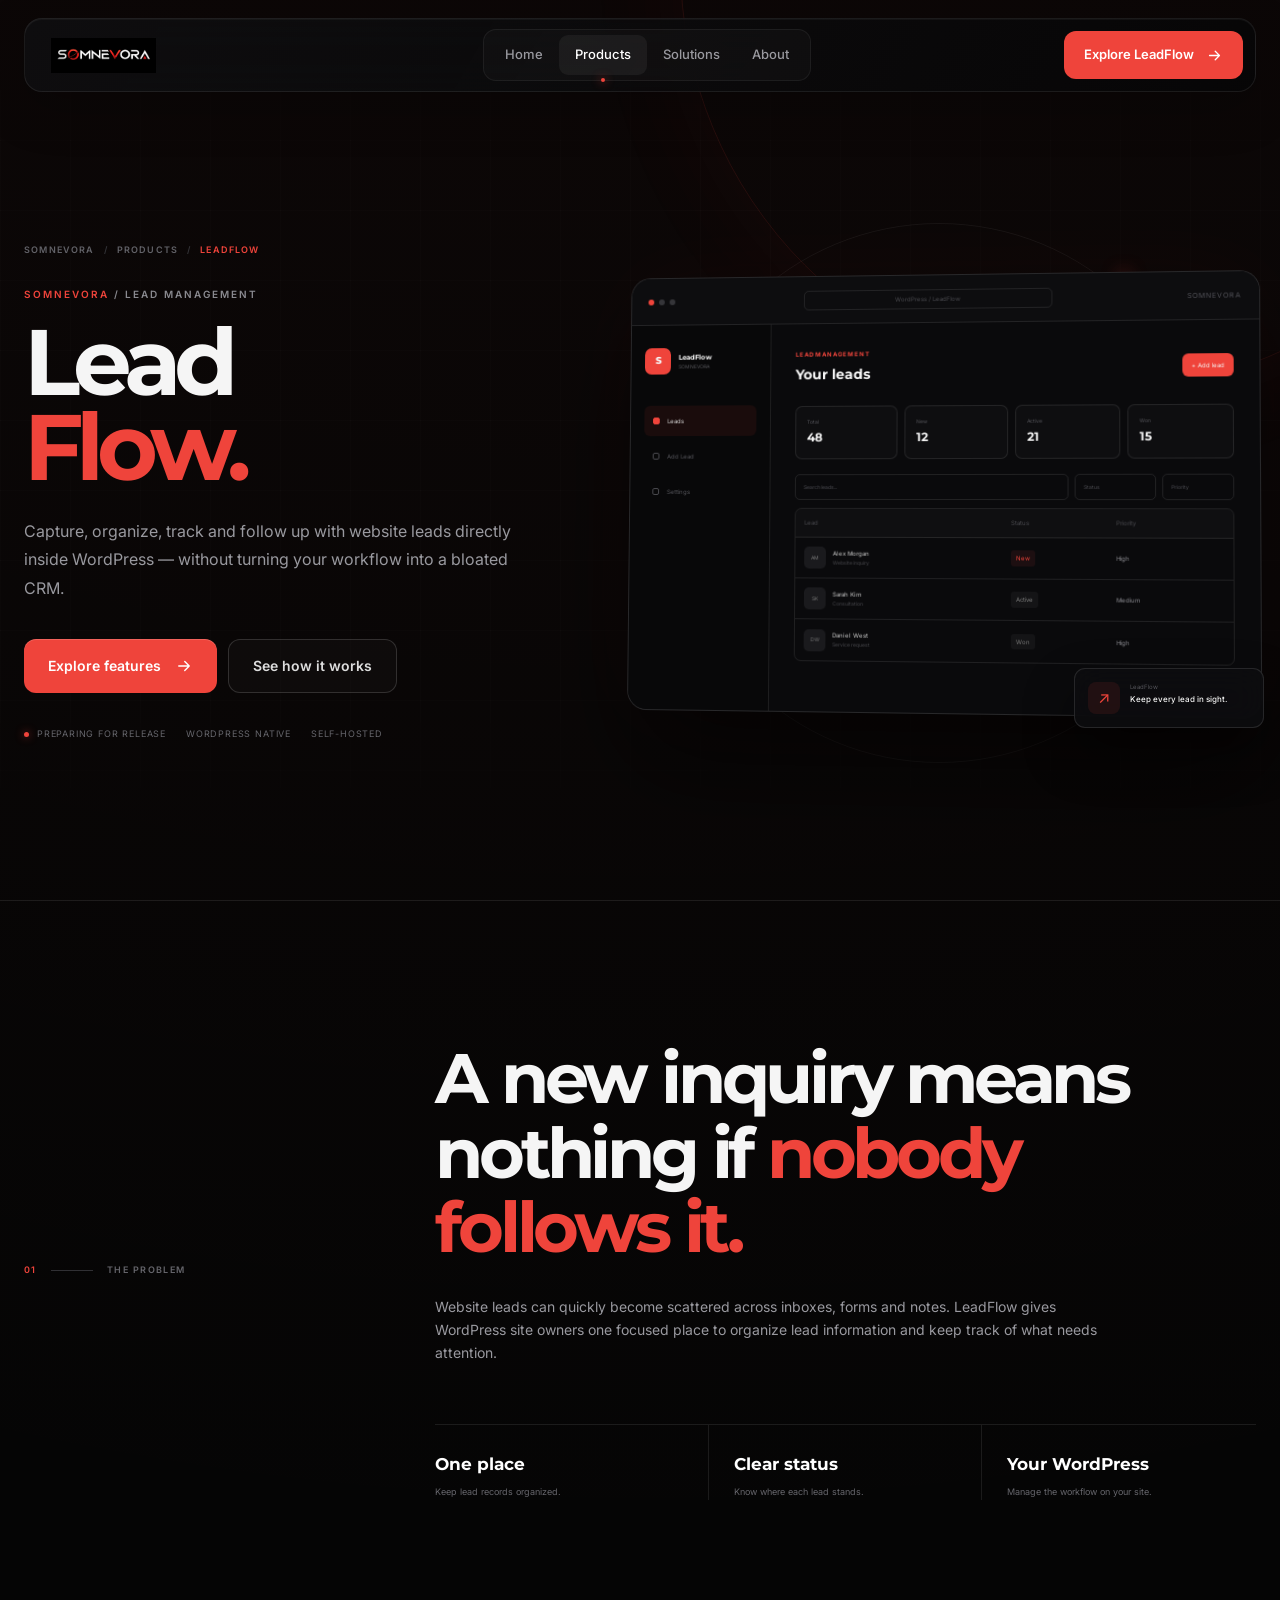
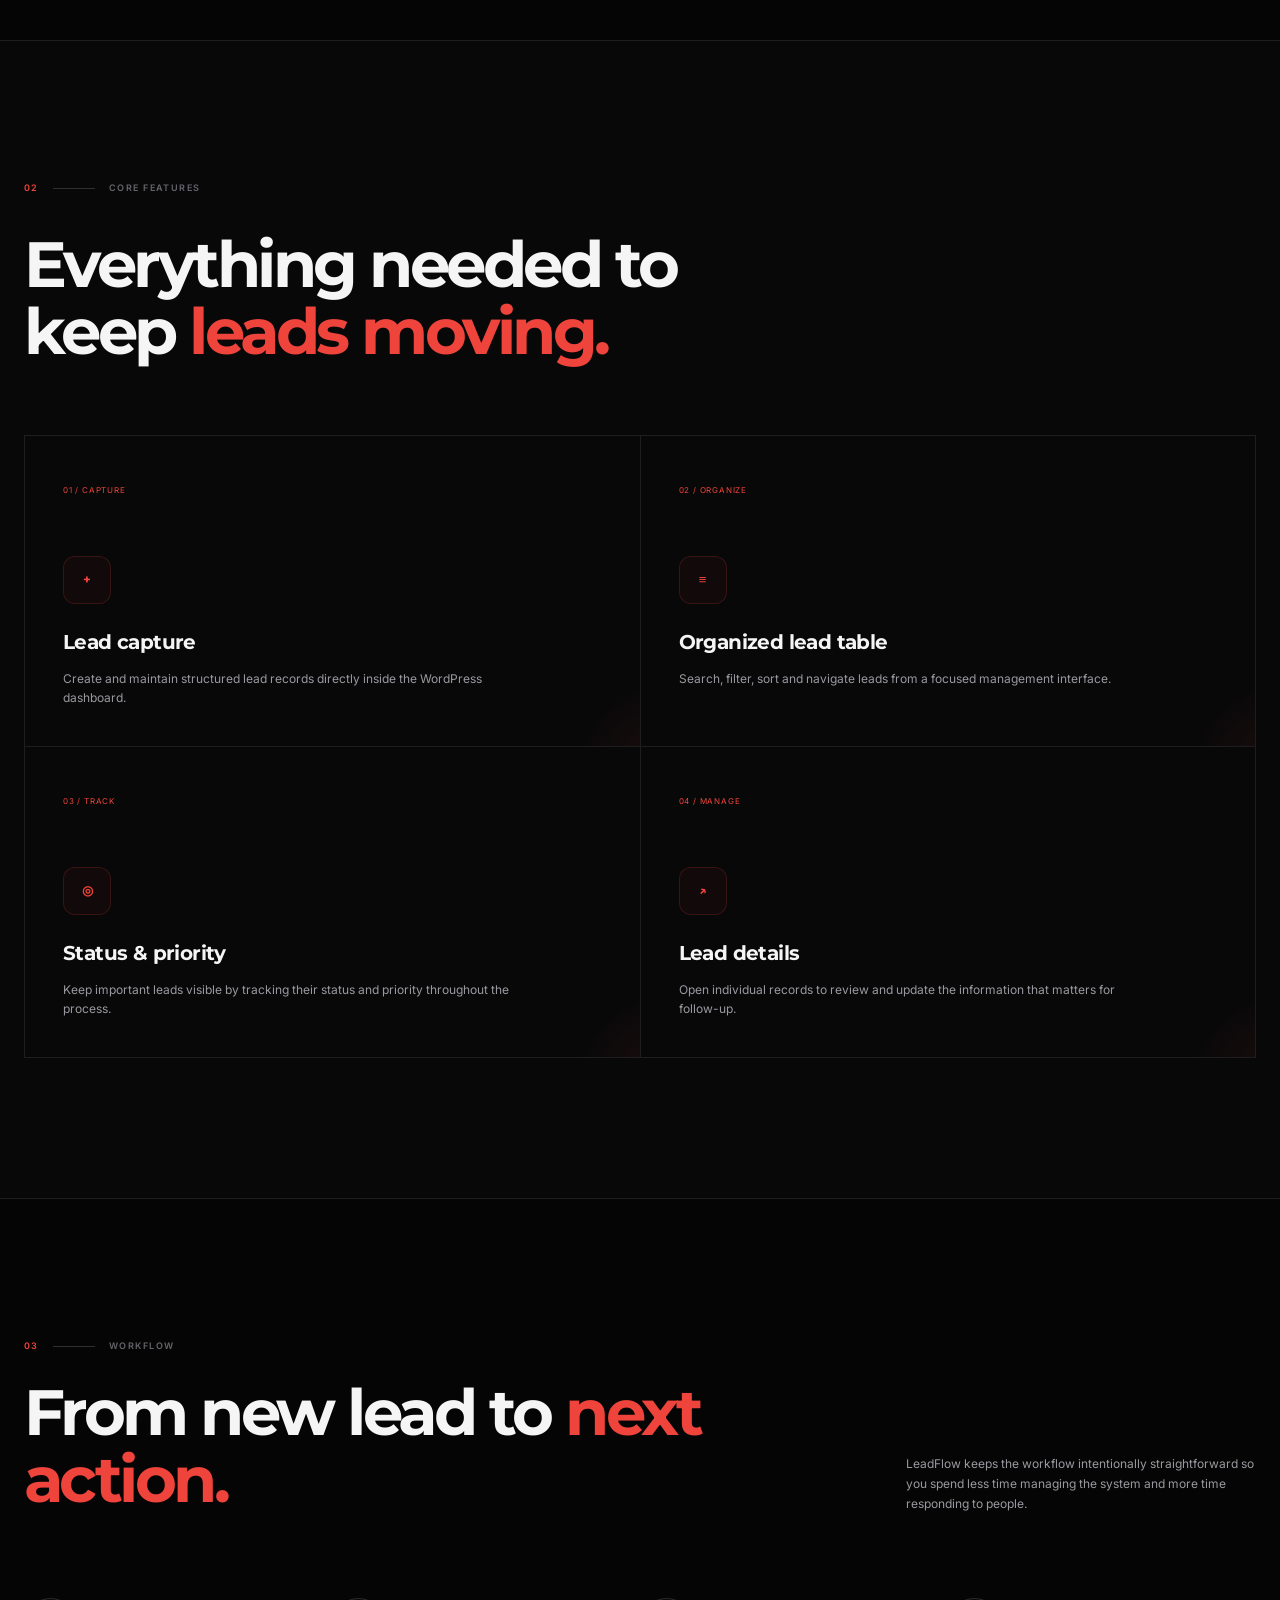
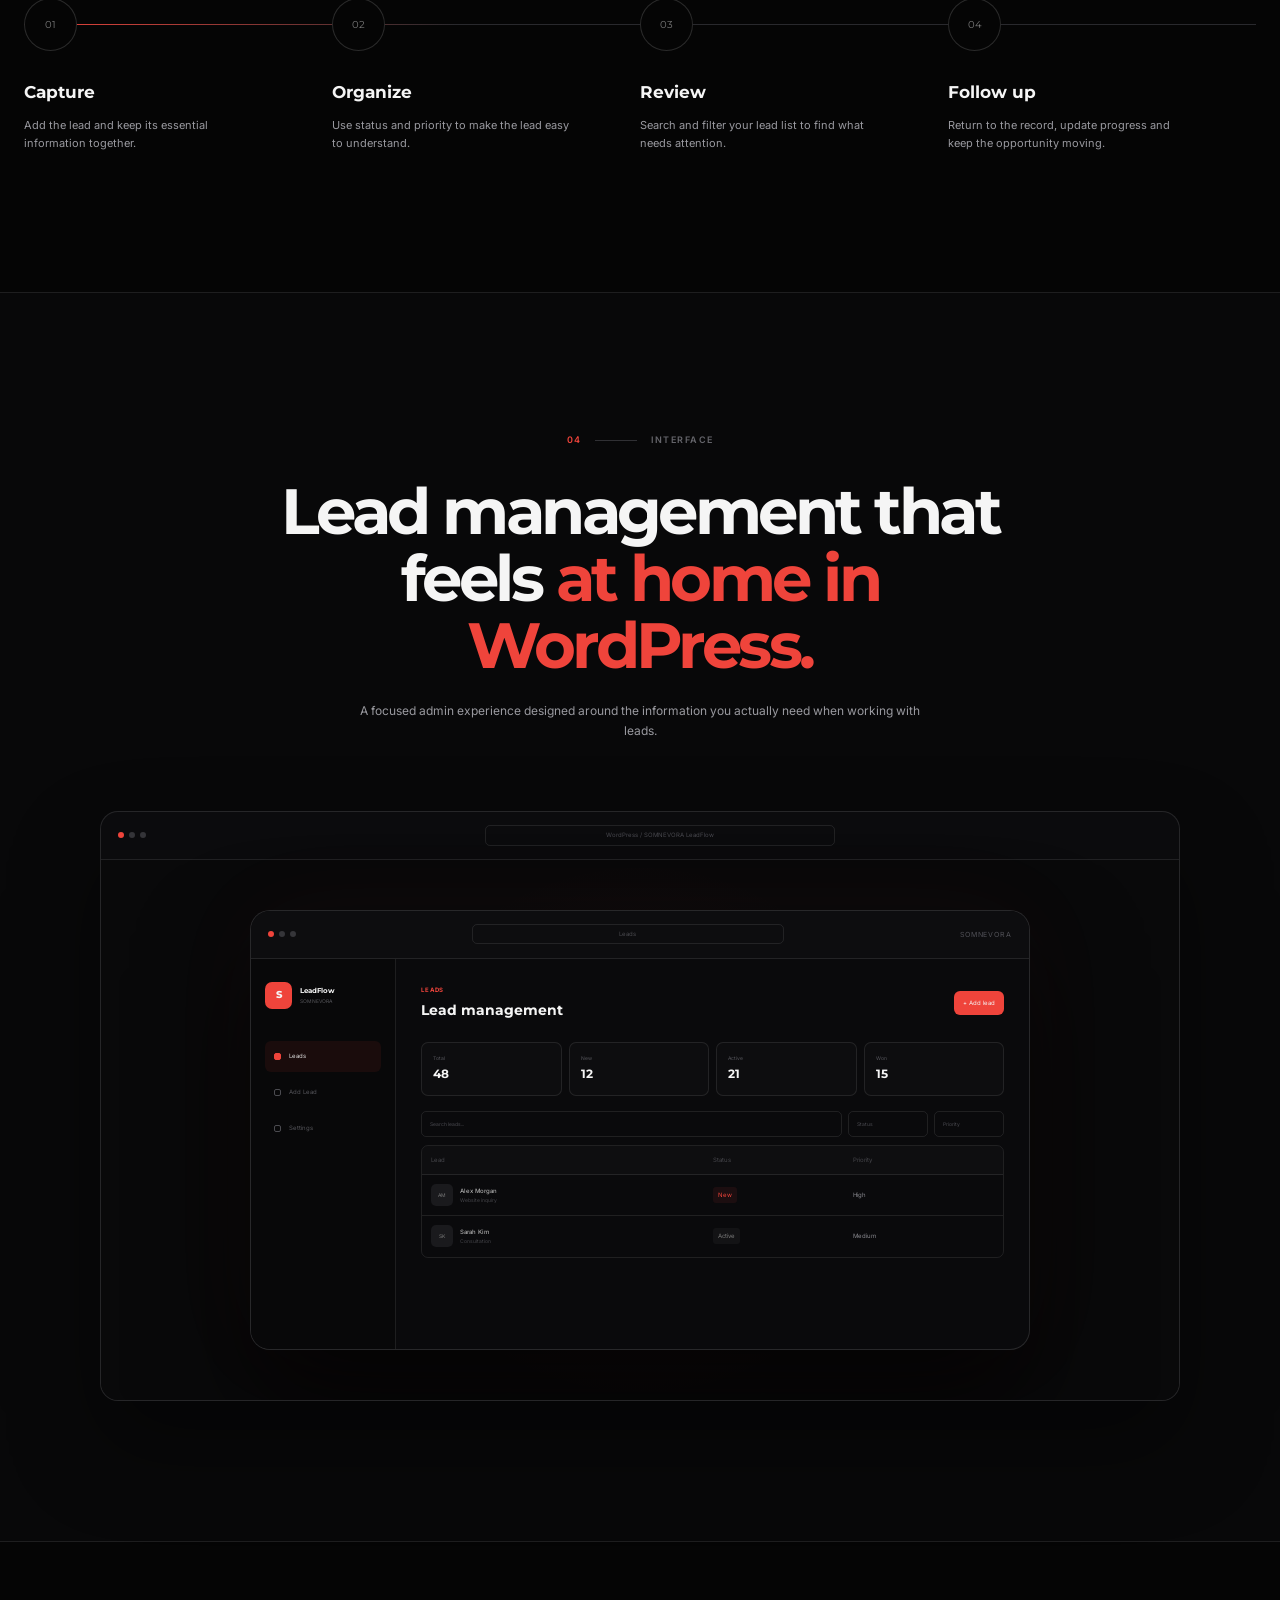
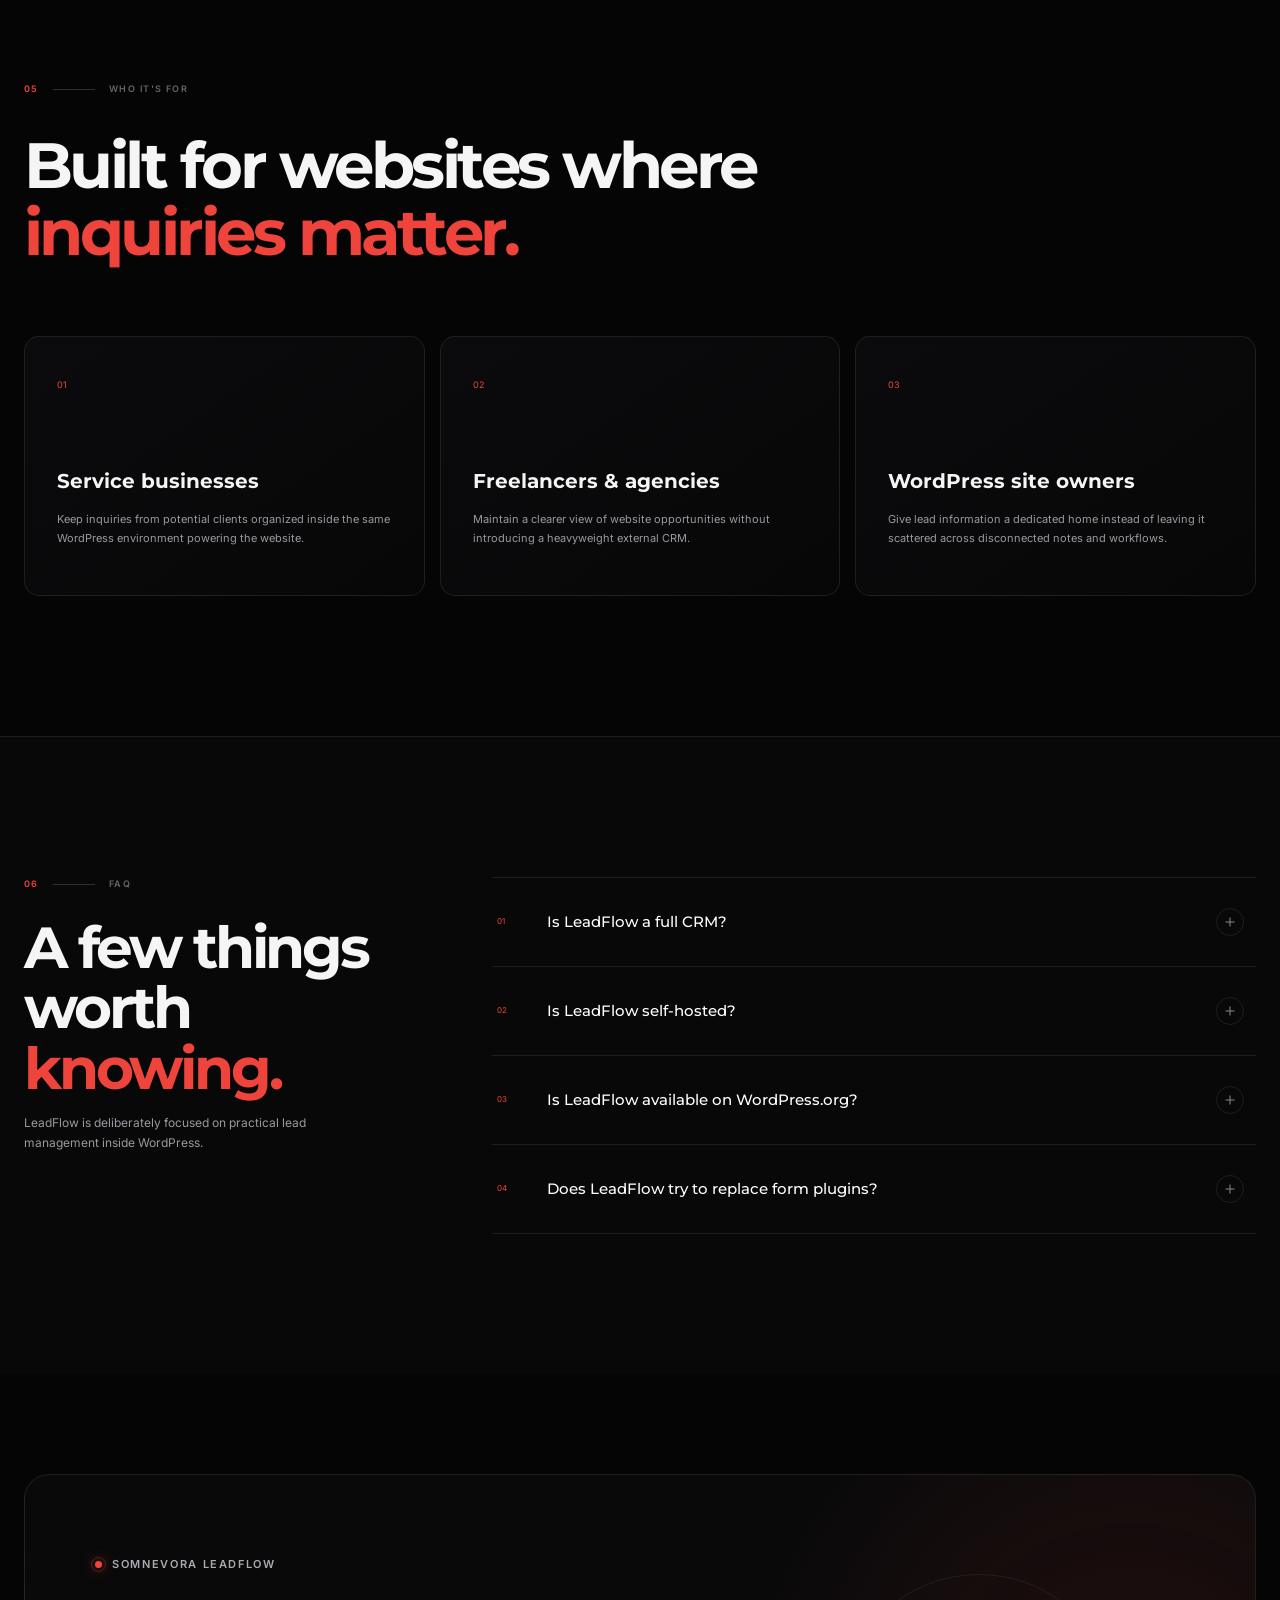
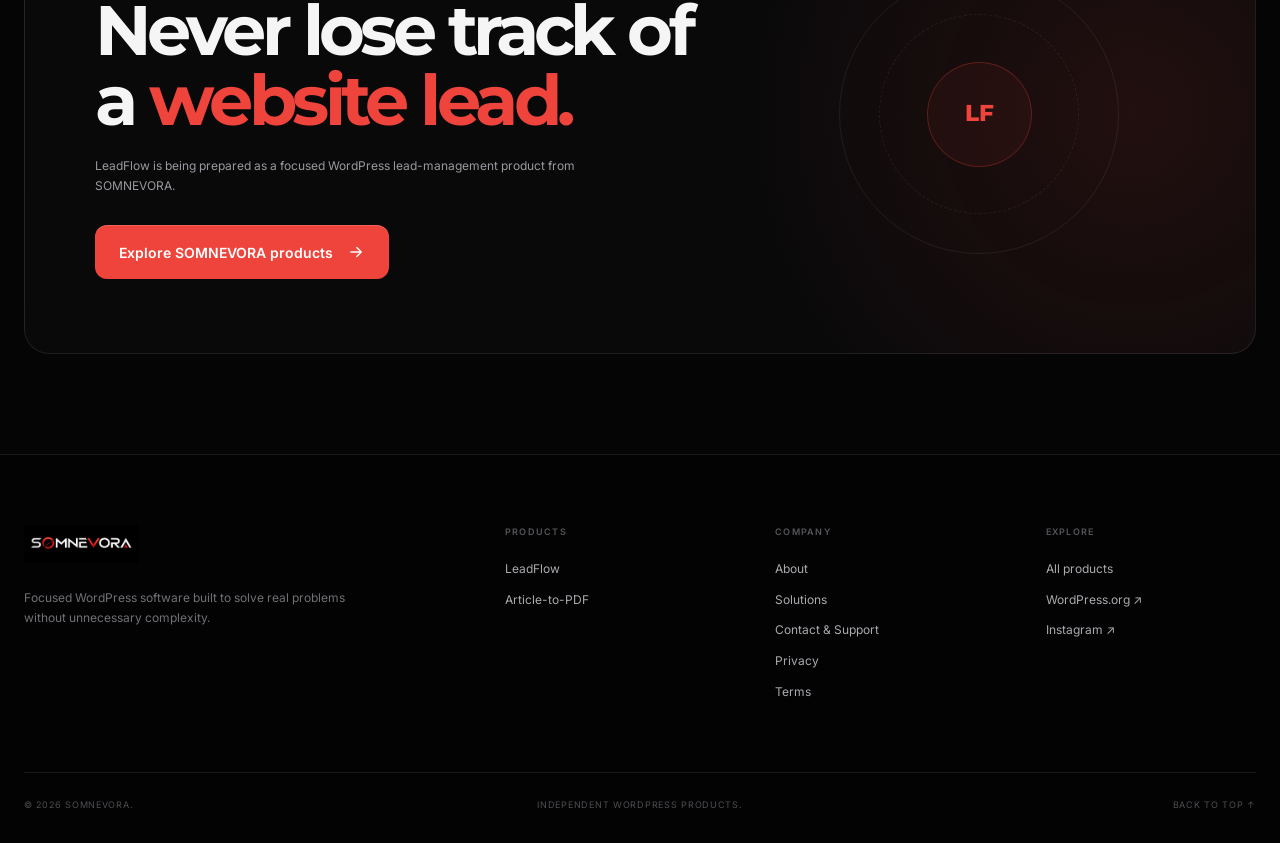
<file: products/leadflow/index.html>
<!DOCTYPE html>
<html lang="en">
<head>

    <meta charset="UTF-8">

    <meta
        name="viewport"
        content="width=device-width, initial-scale=1.0"
    >

    <title>SOMNEVORA LeadFlow — Lead Management for WordPress</title>

    <meta
        name="description"
        content="SOMNEVORA LeadFlow helps you capture, organize, track and follow up with website leads directly inside WordPress."
    >

    <link rel="canonical" href="https://mrymnoor567.github.io/somnevora/products/leadflow/">

    <!-- Open Graph -->
<meta property="og:type" content="website">
<meta property="og:site_name" content="SOMNEVORA">
<meta property="og:title" content="SOMNEVORA LeadFlow — WordPress Lead Management">
<meta property="og:description" content="A focused WordPress lead management plugin for capturing, organizing and managing website leads directly inside WordPress.">
<meta property="og:url" content="https://mrymnoor567.github.io/somnevora/products/leadflow/">
<meta property="og:locale" content="en_US">

<meta property="og:image" content="https://mrymnoor567.github.io/somnevora/assets/images/brand/somnevora-social-card.png">
<meta property="og:image:secure_url" content="https://mrymnoor567.github.io/somnevora/assets/images/brand/somnevora-social-card.png">
<meta property="og:image:type" content="image/png">
<meta property="og:image:width" content="1200">
<meta property="og:image:height" content="630">
<meta property="og:image:alt" content="SOMNEVORA — focused WordPress software featuring LeadFlow and Article-to-PDF">

<!-- Twitter / X Social Card -->
<meta name="twitter:card" content="summary_large_image">
<meta name="twitter:title" content="SOMNEVORA LeadFlow — WordPress Lead Management">
<meta name="twitter:description" content="A focused WordPress lead management plugin for capturing, organizing and managing website leads directly inside WordPress.">
<meta name="twitter:image" content="https://mrymnoor567.github.io/somnevora/assets/images/brand/somnevora-social-card.png">
<meta name="twitter:image:alt" content="SOMNEVORA LeadFlow — WordPress lead management software">

  <!-- Structured Data: SOMNEVORA LeadFlow -->
<script type="application/ld+json">
{
    "@context": "https://schema.org",
    "@type": "SoftwareApplication",
    "@id": "https://mrymnoor567.github.io/somnevora/products/leadflow/#software",
    "name": "SOMNEVORA LeadFlow",
    "url": "https://mrymnoor567.github.io/somnevora/products/leadflow/",
    "description": "A focused WordPress lead management plugin for capturing, organizing and managing website leads directly inside WordPress.",
    "applicationCategory": "BusinessApplication",
    "operatingSystem": "WordPress",
    "publisher": {
        "@type": "Organization",
        "@id": "https://mrymnoor567.github.io/somnevora/#organization",
        "name": "SOMNEVORA",
        "url": "https://mrymnoor567.github.io/somnevora/"
    },
    "isPartOf": {
        "@type": "WebSite",
        "@id": "https://mrymnoor567.github.io/somnevora/#website",
        "name": "SOMNEVORA",
        "url": "https://mrymnoor567.github.io/somnevora/"
    }
}
</script>

    <meta name="robots" content="index, follow">
    <meta name="author" content="SOMNEVORA">
    <meta name="theme-color" content="#000000">

    <link rel="preconnect" href="https://fonts.googleapis.com">
    <link rel="preconnect" href="https://fonts.gstatic.com" crossorigin>

    <link
        href="https://fonts.googleapis.com/css2?family=Inter:wght@400;500;600;700&family=Montserrat:wght@500;600;700;800&display=swap"
        rel="stylesheet"
    >

    <link rel="stylesheet" href="../../assets/css/main.css">
    <link rel="stylesheet" href="../../assets/css/products.css">
    <link rel="stylesheet" href="../../assets/css/production.css">

</head>

<body>

    <a
    class="skip-link"
    href="#main-content"
>
    Skip to main content
</a>

<div class="cursor-glow"></div>

<div class="page-progress">
    <span id="pageProgress"></span>
</div>


<!-- =====================================================
     HEADER
===================================================== -->

<header class="site-header" id="siteHeader">

    <div class="header-shell">

        <a
            href="../../"
            class="brand-logo"
            aria-label="SOMNEVORA Home"
        >
            <img
                src="../../assets/images/brand/somnevora-logo.png"
                alt="SOMNEVORA"
            >
        </a>

        <nav class="desktop-nav" aria-label="Primary Navigation">

            <a href="../../" class="nav-link">
                Home
            </a>

            <a href="../" class="nav-link active">
                Products
            </a>

            <a href="../../#solutions" class="nav-link">
                Solutions
            </a>

            <a href="../../about/" class="nav-link">
                About
            </a>

        </nav>

        <div class="header-actions">

            <a href="#features" class="header-cta">

                <span>Explore LeadFlow</span>

                <svg viewBox="0 0 24 24">
                    <path d="M5 12h14M13 6l6 6-6 6"/>
                </svg>

            </a>

            <button
                class="menu-toggle"
                id="menuToggle"
                aria-label="Open navigation"
                aria-expanded="false"
                aria-controls="mobileMenu"
            >
                <span></span>
                <span></span>
            </button>

        </div>

    </div>


    <div class="mobile-menu" id="mobileMenu">

        <div class="mobile-menu-inner">

            <span class="mobile-menu-label">
                Navigation
            </span>

            <nav>

                <a href="../../">
                    Home <span>01</span>
                </a>

                <a href="../">
                    Products <span>02</span>
                </a>

                <a href="../../#solutions">
                    Solutions <span>03</span>
                </a>

                <a href="../../about/">
                    About <span>04</span>
                </a>

            </nav>

            <div class="mobile-menu-bottom">
                <span>Focused WordPress software.</span>
                <span>SOMNEVORA</span>
            </div>

        </div>

    </div>

</header>


<main id="main-content">


<!-- =====================================================
     PRODUCT HERO
===================================================== -->

<section class="product-hero">

    <div class="product-hero-grid"></div>

    <div class="container product-hero-layout">


        <div class="product-hero-copy">

            <div class="product-breadcrumb reveal">

                <a href="../../">SOMNEVORA</a>

                <i>/</i>

                <a href="../">Products</a>

                <i>/</i>

                <strong>LeadFlow</strong>

            </div>


            <div class="product-identity reveal">
                <span>SOMNEVORA</span> / LEAD MANAGEMENT
            </div>


            <h1 class="reveal">
                Lead
                <span>Flow.</span>
            </h1>


            <p class="product-tagline reveal">
                Capture, organize, track and follow up with website
                leads directly inside WordPress — without turning
                your workflow into a bloated CRM.
            </p>


            <div class="product-hero-actions reveal">

                <a href="#features" class="button button-primary">

                    Explore features

                    <svg viewBox="0 0 24 24">
                        <path d="M5 12h14M13 6l6 6-6 6"/>
                    </svg>

                </a>

                <a href="#workflow" class="button button-ghost">
                    See how it works
                </a>

            </div>


            <div class="product-availability reveal">

                <span>
                    <i></i>
                    Preparing for release
                </span>

                <span>
                    WordPress native
                </span>

                <span>
                    Self-hosted
                </span>

            </div>

        </div>



        <!-- LEADFLOW UI -->

        <div class="product-stage reveal">

            <div class="stage-orbit"></div>


            <div class="leadflow-app">

                <div class="app-browser">

                    <div class="browser-controls">
                        <i></i>
                        <i></i>
                        <i></i>
                    </div>

                    <div class="browser-address">
                        WordPress / LeadFlow
                    </div>

                    <span class="browser-mark">
                        SOMNEVORA
                    </span>

                </div>


                <div class="app-body">

                    <aside class="app-sidebar">

                        <div class="app-brand">

                            <span class="app-brand-mark">
                                S
                            </span>

                            <div>
                                <strong>LeadFlow</strong>
                                <small>SOMNEVORA</small>
                            </div>

                        </div>


                        <div class="app-menu">

                            <span class="active">
                                Leads
                            </span>

                            <span>
                                Add Lead
                            </span>

                            <span>
                                Settings
                            </span>

                        </div>

                    </aside>


                    <div class="app-main">

                        <div class="app-main-heading">

                            <div>
                                <small>LEAD MANAGEMENT</small>
                                <strong>Your leads</strong>
                            </div>

                            <span class="app-add">
                                + Add lead
                            </span>

                        </div>


                        <div class="app-stat-grid">

                            <div class="app-stat">
                                <span>Total</span>
                                <strong>48</strong>
                            </div>

                            <div class="app-stat">
                                <span>New</span>
                                <strong>12</strong>
                            </div>

                            <div class="app-stat">
                                <span>Active</span>
                                <strong>21</strong>
                            </div>

                            <div class="app-stat">
                                <span>Won</span>
                                <strong>15</strong>
                            </div>

                        </div>


                        <div class="app-toolbar">

                            <span>Search leads...</span>
                            <span>Status</span>
                            <span>Priority</span>

                        </div>


                        <div class="app-leads">

                            <div class="app-lead-row header">
                                <span>Lead</span>
                                <span>Status</span>
                                <span>Priority</span>
                            </div>


                            <div class="app-lead-row">

                                <div class="app-lead-person">

                                    <span class="app-avatar">
                                        AM
                                    </span>

                                    <div>
                                        <strong>Alex Morgan</strong>
                                        <small>Website inquiry</small>
                                    </div>

                                </div>

                                <span class="app-status">
                                    New
                                </span>

                                <span>High</span>

                            </div>


                            <div class="app-lead-row">

                                <div class="app-lead-person">

                                    <span class="app-avatar">
                                        SK
                                    </span>

                                    <div>
                                        <strong>Sarah Kim</strong>
                                        <small>Consultation</small>
                                    </div>

                                </div>

                                <span class="app-status neutral">
                                    Active
                                </span>

                                <span>Medium</span>

                            </div>


                            <div class="app-lead-row">

                                <div class="app-lead-person">

                                    <span class="app-avatar">
                                        DW
                                    </span>

                                    <div>
                                        <strong>Daniel West</strong>
                                        <small>Service request</small>
                                    </div>

                                </div>

                                <span class="app-status neutral">
                                    Won
                                </span>

                                <span>High</span>

                            </div>

                        </div>

                    </div>

                </div>

            </div>


            <div class="stage-notification">

                <span class="notification-icon">
                    ↗
                </span>

                <div>
                    <small>LeadFlow</small>
                    <strong>
                        Keep every lead in sight.
                    </strong>
                </div>

            </div>

        </div>

    </div>

</section>



<!-- =====================================================
     PROBLEM / INTRO
===================================================== -->

<section class="product-intro section">

    <div class="container product-intro-layout">


        <div class="section-number reveal">

            <span>01</span>

            <div></div>

            <span>THE PROBLEM</span>

        </div>


        <div class="product-intro-copy">

            <h2 class="reveal">
                A new inquiry means nothing if
                <span>nobody follows it.</span>
            </h2>

            <p class="reveal">
                Website leads can quickly become scattered across
                inboxes, forms and notes. LeadFlow gives WordPress
                site owners one focused place to organize lead
                information and keep track of what needs attention.
            </p>


            <div class="product-proof reveal">

                <div>
                    <strong>One place</strong>
                    <span>Keep lead records organized.</span>
                </div>

                <div>
                    <strong>Clear status</strong>
                    <span>Know where each lead stands.</span>
                </div>

                <div>
                    <strong>Your WordPress</strong>
                    <span>Manage the workflow on your site.</span>
                </div>

            </div>

        </div>

    </div>

</section>



<!-- =====================================================
     FEATURES
===================================================== -->

<section
    class="product-features section"
    id="features"
>

    <div class="container">

        <div class="section-number reveal">

            <span>02</span>
            <div></div>
            <span>CORE FEATURES</span>

        </div>


        <div class="feature-heading reveal">

            <h2>
                Everything needed to keep
                <span>leads moving.</span>
            </h2>

        </div>


        <div class="feature-grid">


            <article class="feature-card reveal">

                <span class="feature-number">
                    01 / CAPTURE
                </span>

                <div class="feature-icon">
                    +
                </div>

                <h3>Lead capture</h3>

                <p>
                    Create and maintain structured lead records
                    directly inside the WordPress dashboard.
                </p>

            </article>


            <article class="feature-card reveal">

                <span class="feature-number">
                    02 / ORGANIZE
                </span>

                <div class="feature-icon">
                    ≡
                </div>

                <h3>Organized lead table</h3>

                <p>
                    Search, filter, sort and navigate leads from
                    a focused management interface.
                </p>

            </article>


            <article class="feature-card reveal">

                <span class="feature-number">
                    03 / TRACK
                </span>

                <div class="feature-icon">
                    ◎
                </div>

                <h3>Status & priority</h3>

                <p>
                    Keep important leads visible by tracking
                    their status and priority throughout the
                    process.
                </p>

            </article>


            <article class="feature-card reveal">

                <span class="feature-number">
                    04 / MANAGE
                </span>

                <div class="feature-icon">
                    ↗
                </div>

                <h3>Lead details</h3>

                <p>
                    Open individual records to review and update
                    the information that matters for follow-up.
                </p>

            </article>

        </div>

    </div>

</section>



<!-- =====================================================
     WORKFLOW
===================================================== -->

<section
    class="product-workflow section"
    id="workflow"
>

    <div class="container">


        <div class="workflow-heading">

            <div>

                <div class="section-number reveal">

                    <span>03</span>
                    <div></div>
                    <span>WORKFLOW</span>

                </div>

                <h2 class="reveal">
                    From new lead to
                    <span>next action.</span>
                </h2>

            </div>


            <p class="reveal">
                LeadFlow keeps the workflow intentionally
                straightforward so you spend less time managing
                the system and more time responding to people.
            </p>

        </div>


        <div class="workflow-track">


            <article class="workflow-step reveal">

                <span class="workflow-step-marker">
                    01
                </span>

                <h3>Capture</h3>

                <p>
                    Add the lead and keep its essential
                    information together.
                </p>

            </article>


            <article class="workflow-step reveal">

                <span class="workflow-step-marker">
                    02
                </span>

                <h3>Organize</h3>

                <p>
                    Use status and priority to make the
                    lead easy to understand.
                </p>

            </article>


            <article class="workflow-step reveal">

                <span class="workflow-step-marker">
                    03
                </span>

                <h3>Review</h3>

                <p>
                    Search and filter your lead list to
                    find what needs attention.
                </p>

            </article>


            <article class="workflow-step reveal">

                <span class="workflow-step-marker">
                    04
                </span>

                <h3>Follow up</h3>

                <p>
                    Return to the record, update progress
                    and keep the opportunity moving.
                </p>

            </article>

        </div>

    </div>

</section>



<!-- =====================================================
     INTERFACE SHOWCASE
===================================================== -->

<section class="product-showcase section">

    <div class="container">


        <div class="showcase-heading">

            <div class="section-number reveal">

                <span>04</span>
                <div></div>
                <span>INTERFACE</span>

            </div>

            <h2 class="reveal">
                Lead management that feels
                <span>at home in WordPress.</span>
            </h2>

            <p class="reveal">
                A focused admin experience designed around the
                information you actually need when working with
                leads.
            </p>

        </div>


        <div class="showcase-browser reveal">

            <div class="showcase-browser-top">

                <div class="showcase-dots">
                    <i></i>
                    <i></i>
                    <i></i>
                </div>

                <div class="showcase-url">
                    WordPress / SOMNEVORA LeadFlow
                </div>

            </div>


            <div class="showcase-content">

                <div
                    class="leadflow-app"
                    style="width:min(100%,780px); transform:none;"
                >

                    <div class="app-browser">

                        <div class="browser-controls">
                            <i></i><i></i><i></i>
                        </div>

                        <div class="browser-address">
                            Leads
                        </div>

                        <span class="browser-mark">
                            SOMNEVORA
                        </span>

                    </div>


                    <div class="app-body">

                        <aside class="app-sidebar">

                            <div class="app-brand">

                                <span class="app-brand-mark">
                                    S
                                </span>

                                <div>
                                    <strong>LeadFlow</strong>
                                    <small>SOMNEVORA</small>
                                </div>

                            </div>

                            <div class="app-menu">
                                <span class="active">Leads</span>
                                <span>Add Lead</span>
                                <span>Settings</span>
                            </div>

                        </aside>


                        <div class="app-main">

                            <div class="app-main-heading">

                                <div>
                                    <small>LEADS</small>
                                    <strong>
                                        Lead management
                                    </strong>
                                </div>

                                <span class="app-add">
                                    + Add lead
                                </span>

                            </div>


                            <div class="app-stat-grid">

                                <div class="app-stat">
                                    <span>Total</span>
                                    <strong>48</strong>
                                </div>

                                <div class="app-stat">
                                    <span>New</span>
                                    <strong>12</strong>
                                </div>

                                <div class="app-stat">
                                    <span>Active</span>
                                    <strong>21</strong>
                                </div>

                                <div class="app-stat">
                                    <span>Won</span>
                                    <strong>15</strong>
                                </div>

                            </div>


                            <div class="app-toolbar">
                                <span>Search leads...</span>
                                <span>Status</span>
                                <span>Priority</span>
                            </div>


                            <div class="app-leads">

                                <div class="app-lead-row header">
                                    <span>Lead</span>
                                    <span>Status</span>
                                    <span>Priority</span>
                                </div>

                                <div class="app-lead-row">

                                    <div class="app-lead-person">
                                        <span class="app-avatar">AM</span>
                                        <div>
                                            <strong>Alex Morgan</strong>
                                            <small>Website inquiry</small>
                                        </div>
                                    </div>

                                    <span class="app-status">
                                        New
                                    </span>

                                    <span>High</span>

                                </div>

                                <div class="app-lead-row">

                                    <div class="app-lead-person">
                                        <span class="app-avatar">SK</span>
                                        <div>
                                            <strong>Sarah Kim</strong>
                                            <small>Consultation</small>
                                        </div>
                                    </div>

                                    <span class="app-status neutral">
                                        Active
                                    </span>

                                    <span>Medium</span>

                                </div>

                            </div>

                        </div>

                    </div>

                </div>

            </div>

        </div>

    </div>

</section>



<!-- =====================================================
     WHO IT'S FOR
===================================================== -->

<section class="section">

    <div class="container">

        <div class="section-number reveal">

            <span>05</span>
            <div></div>
            <span>WHO IT'S FOR</span>

        </div>


        <div class="feature-heading reveal">

            <h2>
                Built for websites where
                <span>inquiries matter.</span>
            </h2>

        </div>


        <div class="audience-grid">

            <article class="audience-card reveal">

                <span>01</span>

                <h3>Service businesses</h3>

                <p>
                    Keep inquiries from potential clients
                    organized inside the same WordPress
                    environment powering the website.
                </p>

            </article>


            <article class="audience-card reveal">

                <span>02</span>

                <h3>Freelancers & agencies</h3>

                <p>
                    Maintain a clearer view of website
                    opportunities without introducing a
                    heavyweight external CRM.
                </p>

            </article>


            <article class="audience-card reveal">

                <span>03</span>

                <h3>WordPress site owners</h3>

                <p>
                    Give lead information a dedicated home
                    instead of leaving it scattered across
                    disconnected notes and workflows.
                </p>

            </article>

        </div>

    </div>

</section>



<!-- =====================================================
     FAQ
===================================================== -->

<section class="product-faq section">

    <div class="container faq-layout">


        <div class="faq-intro reveal">

            <div class="section-number">

                <span>06</span>
                <div></div>
                <span>FAQ</span>

            </div>

            <h2>
                A few things worth
                <span>knowing.</span>
            </h2>

            <p>
                LeadFlow is deliberately focused on practical
                lead management inside WordPress.
            </p>

        </div>


        <div class="faq-list reveal">


            <article class="faq-item">

                <button
                    class="faq-question"
                    aria-expanded="false"
                >

                    <span>01</span>

                    <strong>
                        Is LeadFlow a full CRM?
                    </strong>

                    <span class="faq-toggle"></span>

                </button>

                <div class="faq-answer">

                    <div class="faq-answer-inner">

                        <p>
                            No. LeadFlow is intentionally focused
                            on WordPress lead management. It is
                            designed to help you organize and
                            track website leads without becoming
                            a large all-purpose CRM platform.
                        </p>

                    </div>

                </div>

            </article>


            <article class="faq-item">

                <button
                    class="faq-question"
                    aria-expanded="false"
                >

                    <span>02</span>

                    <strong>
                        Is LeadFlow self-hosted?
                    </strong>

                    <span class="faq-toggle"></span>

                </button>

                <div class="faq-answer">

                    <div class="faq-answer-inner">

                        <p>
                            LeadFlow is designed as a WordPress
                            plugin, so its lead-management
                            workflow lives inside your WordPress
                            environment rather than requiring a
                            separate SaaS dashboard.
                        </p>

                    </div>

                </div>

            </article>


            <article class="faq-item">

                <button
                    class="faq-question"
                    aria-expanded="false"
                >

                    <span>03</span>

                    <strong>
                        Is LeadFlow available on WordPress.org?
                    </strong>

                    <span class="faq-toggle"></span>

                </button>

                <div class="faq-answer">

                    <div class="faq-answer-inner">

                        <p>
                            LeadFlow is currently being prepared
                            for its initial public release. This
                            page will link directly to the plugin
                            once its WordPress.org listing is
                            available.
                        </p>

                    </div>

                </div>

            </article>


            <article class="faq-item">

                <button
                    class="faq-question"
                    aria-expanded="false"
                >

                    <span>04</span>

                    <strong>
                        Does LeadFlow try to replace form plugins?
                    </strong>

                    <span class="faq-toggle"></span>

                </button>

                <div class="faq-answer">

                    <div class="faq-answer-inner">

                        <p>
                            No. LeadFlow's role is lead
                            management. It is not intended to
                            become a general-purpose form builder
                            or email-marketing platform.
                        </p>

                    </div>

                </div>

            </article>

        </div>

    </div>

</section>



<!-- =====================================================
     FINAL CTA
===================================================== -->

<section class="product-final">

    <div class="container">

        <div class="product-final-inner reveal">


            <div>

                <span class="eyebrow">

                    <span class="eyebrow-dot"></span>

                    SOMNEVORA LEADFLOW

                </span>


                <h2>
                    Never lose track of a
                    <span>website lead.</span>
                </h2>


                <p>
                    LeadFlow is being prepared as a focused
                    WordPress lead-management product from
                    SOMNEVORA.
                </p>


                <div class="product-final-actions">

                    <a
                        href="../"
                        class="button button-primary"
                    >
                        Explore SOMNEVORA products

                        <svg viewBox="0 0 24 24">
                            <path d="M5 12h14M13 6l6 6-6 6"/>
                        </svg>
                    </a>

                </div>

            </div>


            <div class="final-product-mark">
                <span>LF</span>
            </div>

        </div>

    </div>

</section>


</main>

<!-- =====================================================
     FOOTER
===================================================== -->

<footer class="site-footer">

    <div class="container">

        <div class="footer-top">

            <div class="footer-brand">

                <a
                    href="../../"
                    aria-label="SOMNEVORA Home"
                >
                    <img
                        src="../../assets/images/brand/somnevora-logo.png"
                        alt="SOMNEVORA"
                    >
                </a>

                <p>
                    Focused WordPress software built to solve real problems
                    without unnecessary complexity.
                </p>

            </div>


            <div class="footer-column">

                <span>Products</span>

                <a href="../leadflow/">
                    LeadFlow
                </a>

                <a href="../article-to-pdf/">
                    Article-to-PDF
                </a>

            </div>


            <div class="footer-column">

                <span>Company</span>

                <a href="../../about/">
                    About
                </a>

                <a href="../../#solutions">
                    Solutions
                </a>

                <a href="../../contact/">
    Contact & Support
</a>

                <a href="../../privacy/">
                    Privacy
                </a>

                <a href="../../terms/">
                    Terms
                </a>

            </div>


            <div class="footer-column">

                <span>Explore</span>

                <a href="../">
                    All products
                </a>

                <a
                    href="https://profiles.wordpress.org/maryamnoor00/"
                    target="_blank"
                    rel="noopener noreferrer"
                >
                    WordPress.org ↗
                </a>

                <a
    href="https://www.instagram.com/somnevora/"
    target="_blank"
    rel="noopener noreferrer"
    aria-label="SOMNEVORA on Instagram"
>
    Instagram ↗
</a>

            </div>

        </div>


        <div class="footer-bottom">

            <span>
                © <span id="currentYear"></span>
                SOMNEVORA.
            </span>

            <span class="footer-signature">
                Independent WordPress products.
            </span>

                     <a
    href="#"
    class="back-to-top"
    aria-label="Back to top"
>
    Back to top ↑
</a>
        </div>

    </div>

</footer>

<script
    src="../../assets/js/main.js"
    defer
></script>

<script
    src="../../assets/js/products.js"
    defer
></script>

<script
    src="../../assets/js/production.js"
    defer
></script>

</body>
</html>
</file>
<file: assets/css/main.css>
/* =========================================================
   SOMNEVORA
   Global Design System
========================================================= */

:root {
    --brand: #ef443b;
    --brand-light: #ff6259;
    --brand-dark: #b9231d;

    --black: #000000;
    --background: #050505;
    --surface: #0a0a0b;
    --surface-light: #101012;
    --surface-hover: #151517;

    --white: #ffffff;
    --text: #f5f5f5;
    --muted: #99999f;
    --muted-dark: #66666c;

    --border: rgba(255, 255, 255, 0.09);
    --border-strong: rgba(255, 255, 255, 0.15);

    --font-heading: "Montserrat", sans-serif;
    --font-body: "Inter", sans-serif;

    --container: 1240px;

    --ease: cubic-bezier(.22, 1, .36, 1);
}


/* =========================================================
   RESET
========================================================= */

*,
*::before,
*::after {
    box-sizing: border-box;
}

html {
    scroll-behavior: smooth;
}

body {
    margin: 0;
    background:
        radial-gradient(
            circle at 50% -20%,
            rgba(239, 68, 59, 0.06),
            transparent 35%
        ),
        var(--background);

    color: var(--text);
    font-family: var(--font-body);
    font-size: 16px;
    line-height: 1.65;

    overflow-x: hidden;
}

body.menu-open {
    overflow: hidden;
}

::selection {
    background: var(--brand);
    color: white;
}

img {
    display: block;
    max-width: 100%;
}

a {
    color: inherit;
    text-decoration: none;
}

button {
    font: inherit;
}

svg {
    fill: none;
    stroke: currentColor;
    stroke-width: 1.8;
    stroke-linecap: round;
    stroke-linejoin: round;
}

.container {
    width: min(calc(100% - 48px), var(--container));
    margin-inline: auto;
}

.section {
    padding: 140px 0;
    position: relative;
}


/* =========================================================
   SCROLLBAR
========================================================= */

::-webkit-scrollbar {
    width: 8px;
}

::-webkit-scrollbar-track {
    background: #050505;
}

::-webkit-scrollbar-thumb {
    background: #29292c;
    border-radius: 20px;
}

::-webkit-scrollbar-thumb:hover {
    background: var(--brand);
}


/* =========================================================
   PAGE PROGRESS
========================================================= */

.page-progress {
    position: fixed;
    top: 0;
    left: 0;

    width: 100%;
    height: 2px;

    z-index: 9999;
}

.page-progress span {
    display: block;
    width: 0;
    height: 100%;

    background: var(--brand);

    box-shadow:
        0 0 12px rgba(239, 68, 59, .8);
}


/* =========================================================
   CURSOR GLOW
========================================================= */

.cursor-glow {
    position: fixed;

    width: 500px;
    height: 500px;

    border-radius: 50%;

    pointer-events: none;

    background:
        radial-gradient(
            circle,
            rgba(239, 68, 59, .055),
            transparent 68%
        );

    transform: translate(-50%, -50%);

    z-index: 0;

    opacity: 0;

    transition: opacity .3s ease;
}


/* =========================================================
   HEADER
========================================================= */

.site-header {
    position: fixed;

    top: 0;
    left: 0;
    right: 0;

    z-index: 1000;

    padding: 18px 24px;

    transition:
        padding .4s var(--ease),
        transform .4s var(--ease);
}

.header-shell {
    position: relative;

    max-width: 1380px;
    height: 74px;

    margin: 0 auto;
    padding: 0 12px 0 26px;

    display: grid;
    grid-template-columns: 1fr auto 1fr;
    align-items: center;

    border: 1px solid rgba(255, 255, 255, .08);
    border-radius: 18px;

    background:
        linear-gradient(
            120deg,
            rgba(15, 15, 17, .87),
            rgba(6, 6, 7, .78)
        );

    backdrop-filter: blur(24px);
    -webkit-backdrop-filter: blur(24px);

    box-shadow:
        0 15px 50px rgba(0, 0, 0, .24),
        inset 0 1px 0 rgba(255, 255, 255, .04);

    transition:
        height .4s var(--ease),
        border-color .4s ease,
        background .4s ease,
        box-shadow .4s ease;
}

.site-header.scrolled {
    padding-top: 10px;
}

.site-header.scrolled .header-shell {
    height: 64px;

    background: rgba(7, 7, 8, .9);

    border-color: rgba(255, 255, 255, .11);

    box-shadow:
        0 15px 60px rgba(0, 0, 0, .45);
}


/* Logo */

.brand-logo {
    width: 186px;

    display: flex;
    align-items: center;
}

.brand-logo img {
    width: 100%;
    height: 35px;

    object-fit: contain;
    object-position: left center;
}


/* Navigation */

.desktop-nav {
    display: flex;
    align-items: center;

    padding: 5px;

    border: 1px solid rgba(255,255,255,.06);
    border-radius: 13px;

    background: rgba(255,255,255,.025);
}

.nav-link {
    position: relative;

    padding: 9px 16px;

    border-radius: 9px;

    color: #99999f;

    font-size: 13px;
    font-weight: 500;

    transition:
        color .3s ease,
        background .3s ease;
}

.nav-link:hover,
.nav-link.active {
    color: white;
}

.nav-link.active {
    background: rgba(255,255,255,.055);
}

.nav-link.active::after {
    content: "";

    position: absolute;

    left: 50%;
    bottom: -7px;

    width: 4px;
    height: 4px;

    transform: translateX(-50%);

    border-radius: 50%;

    background: var(--brand);

    box-shadow:
        0 0 10px var(--brand);
}


/* Header CTA */

.header-actions {
    display: flex;
    justify-content: flex-end;
    align-items: center;
    gap: 10px;
}

.header-cta {
    height: 48px;

    padding: 0 20px;

    display: inline-flex;
    align-items: center;
    gap: 12px;

    border-radius: 12px;

    background: var(--brand);
    color: white;

    font-size: 13px;
    font-weight: 600;

    transition:
        transform .3s var(--ease),
        background .3s ease,
        box-shadow .3s ease;
}

.header-cta svg {
    width: 17px;

    transition: transform .3s var(--ease);
}

.header-cta:hover {
    transform: translateY(-2px);

    background: var(--brand-light);

    box-shadow:
        0 10px 30px rgba(239, 68, 59, .2);
}

.header-cta:hover svg {
    transform: translateX(4px);
}


/* Mobile menu toggle */

.menu-toggle {
    width: 48px;
    height: 48px;

    display: none;

    align-items: center;
    justify-content: center;
    flex-direction: column;

    gap: 6px;

    border: 1px solid var(--border);
    border-radius: 12px;

    background: rgba(255,255,255,.04);

    cursor: pointer;
}

.menu-toggle span {
    width: 18px;
    height: 1px;

    background: white;

    transition:
        transform .4s var(--ease),
        opacity .3s ease;
}

.menu-toggle.active span:first-child {
    transform:
        translateY(3.5px)
        rotate(45deg);
}

.menu-toggle.active span:last-child {
    transform:
        translateY(-3.5px)
        rotate(-45deg);
}


/* Mobile menu */

.mobile-menu {
    position: fixed;

    inset: 0;

    padding: 115px 24px 24px;

    background:
        radial-gradient(
            circle at 90% 10%,
            rgba(239, 68, 59, .12),
            transparent 30%
        ),
        rgba(3, 3, 4, .98);

    opacity: 0;
    visibility: hidden;

    transform: translateY(-15px);

    transition:
        opacity .4s ease,
        visibility .4s ease,
        transform .5s var(--ease);

    z-index: -1;
}

.mobile-menu.active {
    opacity: 1;
    visibility: visible;

    transform: translateY(0);
}

.mobile-menu-inner {
    height: 100%;

    max-width: 700px;

    margin: 0 auto;

    display: flex;
    flex-direction: column;
}

.mobile-menu-label {
    color: var(--muted-dark);

    font-size: 11px;
    letter-spacing: .18em;
    text-transform: uppercase;
}

.mobile-menu nav {
    margin-top: 25px;

    display: flex;
    flex-direction: column;
}

.mobile-menu nav a {
    padding: 18px 0;

    display: flex;
    justify-content: space-between;
    align-items: center;

    border-bottom: 1px solid var(--border);

    font-family: var(--font-heading);
    font-size: clamp(30px, 8vw, 54px);
    font-weight: 600;

    transition:
        color .3s ease,
        padding .3s var(--ease);
}

.mobile-menu nav a:hover {
    color: var(--brand);
    padding-left: 8px;
}

.mobile-menu nav a span {
    color: var(--muted-dark);

    font-family: var(--font-body);
    font-size: 11px;
}

.mobile-menu-bottom {
    margin-top: auto;

    padding-top: 25px;

    display: flex;
    justify-content: space-between;

    border-top: 1px solid var(--border);

    color: var(--muted);

    font-size: 12px;
}


/* =========================================================
   BUTTONS
========================================================= */

.button {
    min-height: 54px;

    padding: 0 24px;

    display: inline-flex;
    align-items: center;
    justify-content: center;
    gap: 14px;

    border-radius: 12px;

    font-size: 14px;
    font-weight: 600;

    transition:
        transform .35s var(--ease),
        border-color .3s ease,
        background .3s ease,
        box-shadow .3s ease;
}

.button svg {
    width: 18px;

    transition: transform .3s var(--ease);
}

.button:hover {
    transform: translateY(-3px);
}

.button:hover svg {
    transform: translateX(4px);
}

.button-primary {
    background: var(--brand);
    color: white;

    box-shadow:
        inset 0 1px 0 rgba(255,255,255,.16);
}

.button-primary:hover {
    background: var(--brand-light);

    box-shadow:
        0 15px 40px rgba(239,68,59,.2);
}

.button-ghost {
    border: 1px solid var(--border-strong);

    background: rgba(255,255,255,.025);

    color: #ddd;
}

.button-ghost:hover {
    border-color: rgba(255,255,255,.25);

    background: rgba(255,255,255,.06);
}


/* =========================================================
   HERO
========================================================= */

.hero {
    position: relative;

    min-height: 100vh;

    padding: 180px 0 80px;

    display: flex;
    align-items: center;

    overflow: hidden;
}

.hero-grid,
.product-art-grid,
.cta-grid {
    position: absolute;
    inset: 0;

    background-image:
        linear-gradient(
            rgba(255,255,255,.032) 1px,
            transparent 1px
        ),
        linear-gradient(
            90deg,
            rgba(255,255,255,.032) 1px,
            transparent 1px
        );

    background-size: 64px 64px;

    mask-image:
        linear-gradient(
            to bottom,
            transparent,
            black 20%,
            black 70%,
            transparent
        );
}

.hero-grid {
    opacity: .7;
}

.hero::before {
    content: "";

    position: absolute;

    width: 900px;
    height: 900px;

    left: 50%;
    top: -580px;

    transform: translateX(-50%);

    border-radius: 50%;

    border: 1px solid rgba(239,68,59,.12);

    box-shadow:
        0 0 150px rgba(239,68,59,.06);
}

.hero-orb {
    position: absolute;

    border-radius: 50%;

    filter: blur(2px);

    pointer-events: none;
}

.hero-orb-one {
    width: 500px;
    height: 500px;

    right: -250px;
    top: 20%;

    background:
        radial-gradient(
            circle,
            rgba(239,68,59,.10),
            transparent 68%
        );
}

.hero-orb-two {
    width: 400px;
    height: 400px;

    left: -230px;
    bottom: -100px;

    background:
        radial-gradient(
            circle,
            rgba(239,68,59,.055),
            transparent 70%
        );
}

.hero-container {
    position: relative;
    z-index: 2;

    display: grid;
    grid-template-columns: .95fr 1.05fr;

    align-items: center;

    gap: 70px;
}

.hero-content {
    max-width: 680px;
}


/* Eyebrow */

.eyebrow {
    width: fit-content;

    display: inline-flex;
    align-items: center;
    gap: 10px;

    color: #aaaab0;

    font-size: 11px;
    font-weight: 600;

    letter-spacing: .15em;
    text-transform: uppercase;
}

.eyebrow-dot {
    position: relative;

    width: 7px;
    height: 7px;

    border-radius: 50%;

    background: var(--brand);

    box-shadow:
        0 0 14px rgba(239,68,59,.8);
}

.eyebrow-dot::before {
    content: "";

    position: absolute;
    inset: -4px;

    border: 1px solid rgba(239,68,59,.3);
    border-radius: inherit;

    animation: pulse 2s infinite;
}

@keyframes pulse {
    0% {
        transform: scale(.8);
        opacity: 1;
    }

    100% {
        transform: scale(1.8);
        opacity: 0;
    }
}


/* Hero title */

.hero-title {
    margin: 28px 0 26px;

    font-family: var(--font-heading);

    font-size: clamp(54px, 6.2vw, 94px);

    font-weight: 700;

    line-height: .98;

    letter-spacing: -.065em;
}

.hero-title .hero-accent {
    display: block;

    color: #747479;
}

.hero-title em {
    position: relative;

    color: var(--brand);

    font-style: normal;
}

.hero-title em::after {
    content: "";

    position: absolute;

    left: 0;
    right: 0;
    bottom: -7px;

    height: 2px;

    background:
        linear-gradient(
            90deg,
            var(--brand),
            transparent
        );

    transform-origin: left;

    animation: heroLine 1.4s 1s var(--ease) both;
}

@keyframes heroLine {
    from {
        transform: scaleX(0);
    }

    to {
        transform: scaleX(1);
    }
}

.hero-description {
    max-width: 590px;

    margin: 0;

    color: var(--muted);

    font-size: 17px;
    line-height: 1.8;
}

.hero-actions {
    margin-top: 38px;

    display: flex;
    flex-wrap: wrap;
    gap: 12px;
}


/* =========================================================
   HERO PRODUCT VISUAL
========================================================= */

.hero-visual {
    position: relative;

    min-height: 610px;

    display: flex;
    align-items: center;
    justify-content: center;

    perspective: 1200px;
}

.visual-ring {
    position: absolute;

    border: 1px solid rgba(255,255,255,.06);
    border-radius: 50%;
}

.visual-ring-one {
    width: 520px;
    height: 520px;

    animation: rotateRing 30s linear infinite;
}

.visual-ring-two {
    width: 380px;
    height: 380px;

    border-style: dashed;

    border-color: rgba(239,68,59,.12);

    animation: rotateRing 22s linear infinite reverse;
}

@keyframes rotateRing {
    to {
        transform: rotate(360deg);
    }
}


/* Main dashboard window */

.product-window {
    position: relative;

    width: min(100%, 610px);

    border: 1px solid rgba(255,255,255,.11);
    border-radius: 18px;

    background:
        linear-gradient(
            145deg,
            rgba(19,19,21,.96),
            rgba(6,6,7,.96)
        );

    box-shadow:
        0 45px 100px rgba(0,0,0,.55),
        0 0 80px rgba(239,68,59,.035),
        inset 0 1px 0 rgba(255,255,255,.055);

    overflow: hidden;

    transform:
        rotateY(-5deg)
        rotateX(2deg);

    transition:
        transform .7s var(--ease);
}

.hero-visual:hover .product-window {
    transform:
        rotateY(0)
        rotateX(0)
        translateY(-7px);
}

.window-top {
    height: 48px;

    padding: 0 18px;

    display: flex;
    align-items: center;
    justify-content: space-between;

    border-bottom: 1px solid var(--border);

    background: rgba(255,255,255,.015);
}

.window-dots {
    display: flex;
    gap: 6px;
}

.window-dots span {
    width: 6px;
    height: 6px;

    border-radius: 50%;

    background: #38383c;
}

.window-dots span:first-child {
    background: var(--brand);
}

.window-label {
    color: #65656a;

    font-size: 8px;
    font-weight: 600;

    letter-spacing: .16em;
}

.window-content {
    min-height: 370px;

    display: grid;
    grid-template-columns: 68px 1fr;
}

.mini-sidebar {
    padding: 18px 13px;

    display: flex;
    align-items: center;
    flex-direction: column;
    gap: 18px;

    border-right: 1px solid var(--border);
}

.mini-brand {
    width: 32px;
    height: 32px;

    margin-bottom: 12px;

    display: grid;
    place-items: center;

    border-radius: 9px;

    background: var(--brand);

    font-family: var(--font-heading);
    font-size: 13px;
    font-weight: 800;
}

.mini-nav-item {
    width: 28px;
    height: 5px;

    border-radius: 10px;

    background: #252528;
}

.mini-nav-item.active {
    background: var(--brand);
}

.mini-nav-item.short {
    width: 18px;
}

.mini-dashboard {
    padding: 30px 28px;
}

.mini-dashboard-heading {
    display: flex;
    justify-content: space-between;
    align-items: center;
}

.mini-dashboard-heading > div:first-child {
    display: flex;
    flex-direction: column;
}

.mini-kicker {
    margin-bottom: 4px;

    color: var(--brand);

    font-size: 7px;
    font-weight: 700;

    letter-spacing: .16em;
}

.mini-dashboard-heading strong {
    font-family: var(--font-heading);
    font-size: 15px;
}

.mini-button {
    width: 30px;
    height: 30px;

    display: grid;
    place-items: center;

    border-radius: 8px;

    background: var(--brand);
}

.mini-stats {
    margin-top: 26px;

    display: grid;
    grid-template-columns: repeat(3, 1fr);

    gap: 10px;
}

.mini-stats > div {
    padding: 14px;

    display: flex;
    flex-direction: column;

    border: 1px solid var(--border);
    border-radius: 10px;

    background: rgba(255,255,255,.018);
}

.mini-stats span {
    color: var(--muted-dark);

    font-size: 8px;
}

.mini-stats strong {
    margin-top: 3px;

    font-family: var(--font-heading);
    font-size: 17px;
}

.mini-table {
    margin-top: 17px;

    border: 1px solid var(--border);
    border-radius: 10px;

    overflow: hidden;
}

.mini-row {
    min-height: 43px;

    padding: 0 13px;

    display: grid;
    grid-template-columns: 1.5fr .8fr .7fr;
    align-items: center;

    border-bottom: 1px solid var(--border);

    color: #9c9ca1;

    font-size: 8px;
}

.mini-row:last-child {
    border: 0;
}

.mini-row-head {
    min-height: 34px;

    color: #55555b;

    background: rgba(255,255,255,.02);
}

.mini-row span:first-child {
    display: flex;
    align-items: center;
    gap: 7px;
}

.mini-row i {
    width: 5px;
    height: 5px;

    border-radius: 50%;

    background: #555;
}

.status-new,
.status-active,
.status-won {
    width: fit-content;

    padding: 3px 6px;

    border-radius: 4px;
}

.status-new {
    color: #ff817a;

    background: rgba(239,68,59,.1);
}

.status-active {
    color: #ddd;

    background: rgba(255,255,255,.06);
}

.status-won {
    color: #c5c5c5;

    background: rgba(255,255,255,.04);
}


/* Floating cards */

.floating-card {
    position: absolute;

    padding: 13px 16px;

    display: flex;
    align-items: center;
    gap: 11px;

    border: 1px solid rgba(255,255,255,.1);
    border-radius: 12px;

    background: rgba(12,12,14,.82);

    backdrop-filter: blur(16px);

    box-shadow:
        0 20px 50px rgba(0,0,0,.4);

    z-index: 5;
}

.floating-card-top {
    top: 70px;
    right: -10px;

    animation: floatOne 5s ease-in-out infinite;
}

.floating-card-bottom {
    left: -10px;
    bottom: 75px;

    animation: floatTwo 6s ease-in-out infinite;
}

@keyframes floatOne {
    50% {
        transform: translateY(-12px);
    }
}

@keyframes floatTwo {
    50% {
        transform: translateY(12px);
    }
}

.floating-icon,
.pdf-symbol {
    width: 34px;
    height: 34px;

    display: grid;
    place-items: center;

    border-radius: 8px;

    background: rgba(239,68,59,.12);

    color: var(--brand);

    font-weight: 700;
}

.pdf-symbol {
    font-size: 8px;
    letter-spacing: .08em;
}

.floating-card div:last-child {
    display: flex;
    flex-direction: column;
}

.floating-card small {
    color: var(--muted-dark);

    font-size: 8px;
}

.floating-card strong {
    font-size: 10px;
    font-weight: 600;
}


/* Hero bottom */

.hero-bottom {
    position: absolute;

    left: 50%;
    bottom: 25px;

    width: min(calc(100% - 48px), var(--container));

    transform: translateX(-50%);

    display: grid;
    grid-template-columns: 1fr auto auto;
    align-items: center;

    gap: 20px;

    color: #55555b;

    font-size: 9px;

    letter-spacing: .12em;
    text-transform: uppercase;
}

.hero-bottom-line {
    height: 1px;

    background:
        linear-gradient(
            90deg,
            var(--border),
            transparent
        );
}

.scroll-indicator {
    display: flex;
    align-items: center;
    gap: 10px;

    transition: color .3s ease;
}

.scroll-indicator:hover {
    color: white;
}

.scroll-indicator span {
    color: var(--brand);

    animation: scrollArrow 1.8s ease-in-out infinite;
}

@keyframes scrollArrow {
    50% {
        transform: translateY(4px);
    }
}


/* =========================================================
   COMMON SECTION ELEMENTS
========================================================= */

.section-number {
    display: flex;
    align-items: center;
    gap: 14px;

    color: #65656b;

    font-size: 9px;
    font-weight: 600;

    letter-spacing: .16em;
}

.section-number div {
    width: 42px;
    height: 1px;

    background: #303034;
}

.section-number span:first-child {
    color: var(--brand);
}

.section-heading {
    margin-bottom: 70px;

    display: flex;
    justify-content: space-between;
    align-items: flex-end;

    gap: 60px;
}

.section-heading h2,
.principles-heading h2,
.solutions-intro h2,
.ecosystem-copy h2 {
    margin: 22px 0 0;

    max-width: 760px;

    font-family: var(--font-heading);

    font-size: clamp(40px, 5vw, 70px);

    line-height: 1.05;

    letter-spacing: -.055em;
}

.section-heading h2 span,
.principles-heading h2 span,
.solutions-intro h2 span,
.ecosystem-copy h2 span {
    color: var(--brand);
}

.section-heading > p {
    max-width: 390px;

    margin: 0;

    color: var(--muted);

    font-size: 14px;
}


/* =========================================================
   BRAND STATEMENT
========================================================= */

.brand-statement {
    border-top: 1px solid var(--border);
}

.statement-layout {
    margin-top: 65px;

    display: grid;
    grid-template-columns: .45fr 1.55fr;

    gap: 80px;
}

.statement-side {
    max-width: 260px;

    margin: 10px 0 0;

    color: var(--muted);

    font-size: 13px;
}

.statement-title {
    margin: 0;

    font-family: var(--font-heading);

    font-size: clamp(48px, 7vw, 98px);

    line-height: .98;

    letter-spacing: -.07em;
}

.statement-title span {
    display: block;

    color: #626267;
}

.statement-title span:last-child {
    color: var(--brand);
}

.statement-footer {
    margin-top: 80px;
    padding-top: 35px;

    display: flex;
    justify-content: space-between;
    align-items: center;

    border-top: 1px solid var(--border);
}

.statement-footer p {
    max-width: 480px;

    margin: 0;

    color: var(--muted);

    font-size: 14px;
}

.statement-mark {
    width: 55px;
    height: 55px;

    display: grid;
    place-items: center;

    border: 1px solid rgba(239,68,59,.3);
    border-radius: 50%;

    color: var(--brand);

    font-family: var(--font-heading);
    font-weight: 800;
}


/* =========================================================
   PRODUCTS
========================================================= */

.products-section {
    background: #080809;

    border-top: 1px solid var(--border);
    border-bottom: 1px solid var(--border);
}

.product-card {
    min-height: 580px;

    display: grid;
    grid-template-columns: .8fr 1.2fr;

    border: 1px solid var(--border);
    border-radius: 24px;

    background:
        linear-gradient(
            145deg,
            #0c0c0e,
            #070708
        );

    overflow: hidden;

    transition:
        border-color .4s ease,
        transform .5s var(--ease),
        box-shadow .5s ease;
}

.product-card + .product-card {
    margin-top: 25px;
}

.product-card:hover {
    transform: translateY(-5px);

    border-color: rgba(255,255,255,.15);

    box-shadow:
        0 30px 80px rgba(0,0,0,.25);
}

.product-copy {
    position: relative;

    padding: 55px;

    display: flex;
    flex-direction: column;

    z-index: 2;
}

.product-meta {
    display: flex;
    justify-content: space-between;
    align-items: center;
}

.product-index {
    color: #55555b;

    font-family: var(--font-heading);
    font-size: 11px;
}

.product-status {
    padding: 6px 9px;

    display: inline-flex;
    align-items: center;
    gap: 7px;

    border: 1px solid var(--border);
    border-radius: 30px;

    color: #99999f;

    font-size: 8px;
    font-weight: 600;

    letter-spacing: .08em;
    text-transform: uppercase;
}

.product-status i {
    width: 5px;
    height: 5px;

    border-radius: 50%;

    background: var(--brand);

    box-shadow:
        0 0 8px rgba(239,68,59,.6);
}

.product-status.available i {
    background: #bcbcc1;

    box-shadow: none;
}

.product-name {
    margin-top: 95px;
}

.product-name small {
    color: var(--brand);

    font-size: 9px;
    font-weight: 700;

    letter-spacing: .2em;
}

.product-name h3 {
    margin: 4px 0 22px;

    font-family: var(--font-heading);

    font-size: clamp(42px, 4.4vw, 65px);

    line-height: 1;

    letter-spacing: -.06em;
}

.product-copy > p {
    max-width: 450px;

    margin: 0;

    color: var(--muted);

    font-size: 14px;
}

.product-tags {
    margin-top: 28px;

    display: flex;
    flex-wrap: wrap;
    gap: 7px;
}

.product-tags span {
    padding: 7px 10px;

    border: 1px solid var(--border);
    border-radius: 6px;

    color: #77777d;

    font-size: 9px;
}

.text-link {
    width: fit-content;

    margin-top: auto;
    padding-top: 35px;

    display: inline-flex;
    align-items: center;
    gap: 13px;

    color: white;

    font-size: 12px;
    font-weight: 600;
}

.text-link svg {
    width: 17px;

    transition: transform .3s var(--ease);
}

.text-link:hover {
    color: var(--brand);
}

.text-link:hover svg {
    transform: translateX(5px);
}


/* Product art */

.product-art {
    position: relative;

    min-height: 580px;

    display: flex;
    align-items: center;
    justify-content: center;

    border-left: 1px solid var(--border);

    overflow: hidden;
}

.leadflow-art {
    background:
        radial-gradient(
            circle at 60% 50%,
            rgba(239,68,59,.10),
            transparent 40%
        ),
        #09090a;
}

.product-art-grid {
    opacity: .7;
}


/* LeadFlow card */

.lf-panel {
    position: relative;

    width: 76%;

    border: 1px solid rgba(255,255,255,.12);
    border-radius: 15px;

    background: #0d0d0f;

    box-shadow:
        0 40px 80px rgba(0,0,0,.55);

    overflow: hidden;

    transform:
        perspective(1000px)
        rotateY(-7deg)
        rotateX(3deg);

    transition: transform .7s var(--ease);

    z-index: 2;
}

.product-card:hover .lf-panel {
    transform:
        perspective(1000px)
        rotateY(-2deg)
        rotateX(0)
        translateY(-8px);
}

.lf-topbar {
    height: 42px;

    padding: 0 16px;

    display: flex;
    justify-content: space-between;
    align-items: center;

    border-bottom: 1px solid var(--border);

    color: #77777d;

    font-size: 8px;
}

.lf-topbar span:first-child {
    color: var(--brand);

    font-family: var(--font-heading);
    font-weight: 700;
}

.lf-content {
    padding: 25px;
}

.lf-heading {
    display: flex;
    justify-content: space-between;
    align-items: center;
}

.lf-heading div {
    display: flex;
    flex-direction: column;
}

.lf-heading small {
    color: var(--brand);

    font-size: 7px;
    font-weight: 700;

    letter-spacing: .15em;
}

.lf-heading strong {
    margin-top: 4px;

    font-family: var(--font-heading);
    font-size: 13px;
}

.lf-heading > span {
    padding: 7px 9px;

    border-radius: 6px;

    background: var(--brand);

    font-size: 7px;
}

.lf-search {
    height: 28px;

    margin: 20px 0 10px;

    border: 1px solid var(--border);
    border-radius: 6px;

    background:
        linear-gradient(
            90deg,
            rgba(255,255,255,.03),
            transparent
        );
}

.lf-list {
    border: 1px solid var(--border);
    border-radius: 8px;

    overflow: hidden;
}

.lf-list > div {
    min-height: 52px;

    padding: 0 12px;

    display: grid;
    grid-template-columns: 30px 1fr auto;
    align-items: center;

    gap: 9px;

    border-bottom: 1px solid var(--border);
}

.lf-list > div:last-child {
    border: 0;
}

.avatar {
    width: 27px;
    height: 27px;

    display: grid;
    place-items: center;

    border-radius: 7px;

    background: #1b1b1e;

    color: #aaa;

    font-size: 7px;
}

.lf-list div > span:nth-child(2) {
    display: flex;
    flex-direction: column;
}

.lf-list strong {
    font-size: 8px;
    font-weight: 500;
}

.lf-list small {
    color: #5e5e64;

    font-size: 6px;
}

.lf-list i {
    padding: 4px 6px;

    border-radius: 4px;

    font-size: 6px;
    font-style: normal;
}

.tag-new {
    color: var(--brand);

    background: rgba(239,68,59,.08);
}

.tag-active,
.tag-won {
    color: #888;

    background: rgba(255,255,255,.04);
}


/* PDF art */

.pdf-art {
    gap: 32px;

    background:
        radial-gradient(
            circle at 50% 50%,
            rgba(239,68,59,.07),
            transparent 42%
        ),
        #09090a;
}

.article-sheet,
.pdf-sheet {
    position: relative;

    width: 170px;
    height: 225px;

    padding: 16px;

    border: 1px solid rgba(255,255,255,.12);
    border-radius: 10px;

    background:
        linear-gradient(
            145deg,
            #151517,
            #0d0d0f
        );

    box-shadow:
        0 30px 60px rgba(0,0,0,.4);

    z-index: 2;
}

.article-sheet {
    transform: rotate(-5deg);

    transition: transform .6s var(--ease);
}

.pdf-sheet {
    transform: rotate(5deg);

    display: flex;
    flex-direction: column;
    justify-content: space-between;

    transition: transform .6s var(--ease);
}

.product-card:hover .article-sheet {
    transform:
        rotate(-2deg)
        translateY(-7px);
}

.product-card:hover .pdf-sheet {
    transform:
        rotate(2deg)
        translateY(-7px);
}

.sheet-image {
    height: 75px;

    border-radius: 6px;

    background:
        linear-gradient(
            135deg,
            #2a2a2e,
            #161619
        );
}

.sheet-lines {
    margin-top: 20px;

    display: flex;
    flex-direction: column;
    gap: 8px;
}

.sheet-lines span {
    width: 80%;
    height: 4px;

    border-radius: 5px;

    background: #29292d;
}

.sheet-lines .long {
    width: 100%;
    height: 7px;

    background: #3b3b40;
}

.sheet-lines .short {
    width: 55%;
}

.conversion-line {
    display: flex;
    align-items: center;

    z-index: 2;
}

.conversion-line span {
    width: 20px;
    height: 1px;

    background: #343438;
}

.conversion-line i {
    margin: 0 5px;

    color: var(--brand);

    font-style: normal;
}

.pdf-badge {
    width: fit-content;

    padding: 7px 9px;

    border-radius: 6px;

    background: var(--brand);

    font-size: 9px;
    font-weight: 700;
}

.pdf-sheet div {
    display: flex;
    flex-direction: column;
}

.pdf-sheet strong {
    font-family: var(--font-heading);
    font-size: 20px;
}

.pdf-sheet small {
    color: var(--muted-dark);

    font-size: 8px;
}


/* Products footer */

.products-footer {
    margin-top: 30px;
    padding-top: 25px;

    display: flex;
    justify-content: space-between;

    border-top: 1px solid var(--border);

    color: var(--muted-dark);

    font-size: 10px;

    letter-spacing: .08em;
    text-transform: uppercase;
}

.products-footer a {
    display: flex;
    gap: 10px;

    color: #aaa;

    transition: color .3s ease;
}

.products-footer a span {
    color: var(--brand);
}

.products-footer a:hover {
    color: white;
}


/* =========================================================
   PRINCIPLES
========================================================= */

.principles-heading {
    margin-top: 45px;

    max-width: 900px;
}

.principles-grid {
    margin-top: 75px;

    display: grid;
    grid-template-columns: repeat(3, 1fr);

    border-top: 1px solid var(--border);
    border-bottom: 1px solid var(--border);
}

.principle-card {
    position: relative;

    min-height: 390px;

    padding: 40px;

    display: flex;
    flex-direction: column;

    border-right: 1px solid var(--border);

    transition: background .4s ease;
}

.principle-card:last-child {
    border-right: 0;
}

.principle-card:hover {
    background:
        linear-gradient(
            180deg,
            rgba(239,68,59,.04),
            transparent
        );
}

.principle-number {
    color: #49494e;

    font-size: 9px;
}

.principle-icon {
    width: 52px;
    height: 52px;

    margin-top: 65px;

    display: grid;
    place-items: center;

    border: 1px solid rgba(239,68,59,.22);
    border-radius: 14px;

    background: rgba(239,68,59,.045);

    color: var(--brand);

    font-family: var(--font-heading);
    font-weight: 700;

    transition:
        transform .4s var(--ease),
        background .4s ease;
}

.principle-card:hover .principle-icon {
    transform:
        translateY(-5px)
        rotate(-4deg);

    background: rgba(239,68,59,.09);
}

.principle-card h3 {
    margin: 27px 0 12px;

    font-family: var(--font-heading);

    font-size: 20px;

    letter-spacing: -.025em;
}

.principle-card p {
    max-width: 300px;

    margin: 0;

    color: var(--muted);

    font-size: 12px;
}


/* =========================================================
   SOLUTIONS
========================================================= */

.solutions {
    background: #080809;

    border-top: 1px solid var(--border);
    border-bottom: 1px solid var(--border);
}

.solutions-layout {
    display: grid;
    grid-template-columns: .7fr 1.3fr;

    gap: 100px;
}

.solutions-intro {
    position: sticky;
    top: 130px;

    align-self: start;
}

.solutions-intro h2 {
    font-size: clamp(42px, 4vw, 62px);
}

.solutions-intro > p {
    max-width: 390px;

    margin: 25px 0 0;

    color: var(--muted);

    font-size: 13px;
}

.solution-list {
    border-top: 1px solid var(--border);
}

.solution-item {
    position: relative;

    min-height: 210px;

    padding: 35px 10px;

    display: grid;
    grid-template-columns: 50px 1fr auto 30px;
    align-items: center;

    gap: 20px;

    border-bottom: 1px solid var(--border);

    transition:
        padding .4s var(--ease),
        background .4s ease;
}

.solution-item::before {
    content: "";

    position: absolute;

    left: 0;
    bottom: -1px;

    width: 0;
    height: 1px;

    background: var(--brand);

    transition: width .6s var(--ease);
}

.solution-item:hover::before {
    width: 100%;
}

.solution-item:hover {
    padding-left: 20px;

    background:
        linear-gradient(
            90deg,
            rgba(239,68,59,.035),
            transparent
        );
}

.solution-index {
    color: var(--brand);

    font-size: 9px;
}

.solution-item small {
    color: #5d5d62;

    font-size: 8px;
    font-weight: 600;

    letter-spacing: .13em;
}

.solution-item h3 {
    max-width: 500px;

    margin: 8px 0 0;

    font-family: var(--font-heading);

    font-size: clamp(20px, 2vw, 28px);

    line-height: 1.3;

    letter-spacing: -.035em;
}

.solution-product {
    color: #77777d;

    font-size: 10px;
}

.solution-arrow {
    color: var(--brand);

    transition: transform .3s var(--ease);
}

.solution-item:hover .solution-arrow {
    transform:
        translate(4px, -4px);
}


/* =========================================================
   ECOSYSTEM
========================================================= */

.ecosystem {
    position: relative;

    overflow: hidden;
}

.ecosystem-glow {
    position: absolute;

    width: 600px;
    height: 600px;

    right: -200px;
    top: 50%;

    transform: translateY(-50%);

    border-radius: 50%;

    background:
        radial-gradient(
            circle,
            rgba(239,68,59,.08),
            transparent 65%
        );
}

.ecosystem-content {
    min-height: 560px;

    display: grid;
    grid-template-columns: .8fr 1.2fr;
    align-items: center;

    gap: 80px;
}

.ecosystem-copy h2 {
    margin-top: 25px;
}

.ecosystem-copy h2 span {
    display: block;
}

.ecosystem-copy p {
    max-width: 450px;

    margin: 28px 0 0;

    color: var(--muted);

    font-size: 13px;
}


/* Ecosystem animation */

.ecosystem-visual {
    position: relative;

    min-height: 500px;

    display: grid;
    place-items: center;
}

.ecosystem-center {
    position: relative;

    width: 125px;
    height: 125px;

    display: flex;
    align-items: center;
    justify-content: center;
    flex-direction: column;

    border: 1px solid rgba(239,68,59,.3);
    border-radius: 50%;

    background:
        radial-gradient(
            circle,
            rgba(239,68,59,.12),
            #09090a 70%
        );

    box-shadow:
        0 0 70px rgba(239,68,59,.1);

    z-index: 4;
}

.ecosystem-center span {
    color: var(--brand);

    font-family: var(--font-heading);

    font-size: 40px;
    font-weight: 800;
}

.ecosystem-center small {
    color: #777;

    font-size: 7px;
    letter-spacing: .16em;
}

.ecosystem-orbit {
    position: absolute;

    border: 1px solid rgba(255,255,255,.07);
    border-radius: 50%;
}

.orbit-one {
    width: 310px;
    height: 310px;

    animation: rotateRing 25s linear infinite;
}

.orbit-two {
    width: 440px;
    height: 440px;

    border-style: dashed;

    animation: rotateRing 35s linear infinite reverse;
}

.ecosystem-node {
    position: absolute;

    width: 105px;
    height: 105px;

    display: flex;
    align-items: center;
    justify-content: center;
    flex-direction: column;

    border: 1px solid var(--border);
    border-radius: 18px;

    background: #0d0d0f;

    box-shadow:
        0 20px 50px rgba(0,0,0,.35);

    z-index: 3;

    animation: nodeFloat 5s ease-in-out infinite;
}

.node-one {
    top: 65px;
    right: 90px;
}

.node-two {
    bottom: 65px;
    left: 75px;

    animation-delay: -2.5s;
}

@keyframes nodeFloat {
    50% {
        transform: translateY(-9px);
    }
}

.ecosystem-node span {
    color: var(--brand);

    font-family: var(--font-heading);
    font-weight: 700;
}

.ecosystem-node small {
    margin-top: 6px;

    color: #666;

    font-size: 7px;
}


/* =========================================================
   FINAL CTA
========================================================= */

.final-cta {
    padding: 50px 0 120px;
}

.final-cta-inner {
    position: relative;

    min-height: 500px;

    padding: 80px 40px;

    display: flex;
    align-items: center;
    justify-content: center;
    flex-direction: column;

    text-align: center;

    border: 1px solid var(--border);
    border-radius: 28px;

    background:
        radial-gradient(
            circle at 50% 0%,
            rgba(239,68,59,.10),
            transparent 45%
        ),
        #09090a;

    overflow: hidden;
}

.cta-grid {
    opacity: .5;
}

.cta-kicker {
    position: relative;

    color: var(--brand);

    font-size: 9px;
    font-weight: 700;

    letter-spacing: .2em;

    z-index: 2;
}

.final-cta h2 {
    position: relative;

    max-width: 850px;

    margin: 25px 0 20px;

    font-family: var(--font-heading);

    font-size: clamp(45px, 6vw, 80px);

    line-height: 1;

    letter-spacing: -.065em;

    z-index: 2;
}

.final-cta h2 span {
    display: block;

    color: #66666b;
}

.final-cta p {
    position: relative;

    max-width: 500px;

    margin: 0 0 32px;

    color: var(--muted);

    font-size: 13px;

    z-index: 2;
}

.final-cta .button {
    position: relative;
    z-index: 2;
}


/* =========================================================
   FOOTER
========================================================= */

.site-footer {
    padding: 70px 0 30px;

    border-top: 1px solid var(--border);

    background: #030303;
}

.footer-top {
    padding-bottom: 70px;

    display: grid;
    grid-template-columns: 2fr repeat(3, 1fr);

    gap: 60px;
}

.footer-brand img {
    width: 190px;
    height: 38px;

    object-fit: contain;
    object-position: left;
}

.footer-brand p {
    max-width: 360px;

    margin: 25px 0 0;

    color: #707076;

    font-size: 12px;
}

.footer-column {
    display: flex;
    flex-direction: column;
    gap: 11px;
}

.footer-column > span {
    margin-bottom: 8px;

    color: #55555a;

    font-size: 9px;
    font-weight: 600;

    letter-spacing: .14em;
    text-transform: uppercase;
}

.footer-column a {
    width: fit-content;

    color: #aaaab0;

    font-size: 12px;

    transition:
        color .3s ease,
        transform .3s var(--ease);
}

.footer-column a:hover {
    color: white;

    transform: translateX(3px);
}

.footer-bottom {
    padding-top: 25px;

    display: grid;
    grid-template-columns: 1fr 1fr 1fr;

    border-top: 1px solid var(--border);

    color: #4e4e53;

    font-size: 9px;

    letter-spacing: .08em;
    text-transform: uppercase;
}

.footer-signature {
    text-align: center;
}

.footer-bottom a {
    justify-self: end;

    transition: color .3s ease;
}

.footer-bottom a:hover {
    color: var(--brand);
}


/* =========================================================
   SCROLL REVEAL
========================================================= */

.reveal {
    opacity: 0;

    transform: translateY(35px);

    transition:
        opacity .9s var(--ease),
        transform .9s var(--ease);
}

.reveal.visible {
    opacity: 1;

    transform: translateY(0);
}


/* =========================================================
   INNER PAGE HERO
========================================================= */

.page-hero {
    position: relative;

    min-height: 72vh;

    padding: 190px 0 100px;

    display: flex;
    align-items: flex-end;

    border-bottom: 1px solid var(--border);

    overflow: hidden;
}

.page-hero::before {
    content: "";

    position: absolute;

    width: 600px;
    height: 600px;

    right: -100px;
    top: -200px;

    border-radius: 50%;

    background:
        radial-gradient(
            circle,
            rgba(239,68,59,.09),
            transparent 67%
        );
}

.page-hero h1 {
    max-width: 1000px;

    margin: 25px 0 25px;

    font-family: var(--font-heading);

    font-size: clamp(55px, 8vw, 110px);

    line-height: .94;

    letter-spacing: -.075em;
}

.page-hero h1 span {
    color: var(--brand);
}

.page-hero p {
    max-width: 580px;

    margin: 0;

    color: var(--muted);

    font-size: 15px;
}


/* =========================================================
   PRODUCTS PAGE
========================================================= */

.products-page-intro {
    display: grid;
    grid-template-columns: .7fr 1.3fr;

    gap: 100px;
}

.products-page-intro > p {
    color: var(--muted);

    font-size: 13px;
}

.products-page-list {
    display: flex;
    flex-direction: column;
}

.products-page-item {
    min-height: 270px;

    padding: 45px 0;

    display: grid;
    grid-template-columns: 70px 1fr auto;
    align-items: center;

    gap: 40px;

    border-top: 1px solid var(--border);

    transition: padding .4s var(--ease);
}

.products-page-item:last-child {
    border-bottom: 1px solid var(--border);
}

.products-page-item:hover {
    padding-left: 15px;
}

.products-page-item > span:first-child {
    color: var(--brand);

    font-size: 10px;
}

.products-page-item small {
    color: #5d5d63;

    font-size: 8px;

    letter-spacing: .15em;
}

.products-page-item h2 {
    margin: 8px 0 12px;

    font-family: var(--font-heading);

    font-size: clamp(34px, 4vw, 56px);

    letter-spacing: -.055em;
}

.products-page-item p {
    max-width: 600px;

    margin: 0;

    color: var(--muted);

    font-size: 12px;
}

.product-page-arrow {
    width: 55px;
    height: 55px;

    display: grid;
    place-items: center;

    border: 1px solid var(--border);
    border-radius: 50%;

    color: var(--brand);

    transition:
        transform .4s var(--ease),
        background .3s ease;
}

.products-page-item:hover .product-page-arrow {
    transform: rotate(45deg);

    background: rgba(239,68,59,.06);
}


/* =========================================================
   ABOUT PAGE
========================================================= */

.about-manifesto {
    max-width: 1000px;

    margin-left: auto;
}

.about-manifesto p {
    margin: 0;

    font-family: var(--font-heading);

    font-size: clamp(32px, 4.5vw, 62px);

    line-height: 1.2;

    letter-spacing: -.045em;

    color: #66666c;
}

.about-manifesto p strong {
    color: white;

    font-weight: 600;
}

.about-manifesto p em {
    color: var(--brand);

    font-style: normal;
}

.about-values {
    margin-top: 100px;

    display: grid;
    grid-template-columns: repeat(3, 1fr);

    border-top: 1px solid var(--border);
}

.about-value {
    padding: 40px;

    border-right: 1px solid var(--border);
}

.about-value:last-child {
    border: 0;
}

.about-value span {
    color: var(--brand);

    font-size: 9px;
}

.about-value h3 {
    margin: 55px 0 14px;

    font-family: var(--font-heading);

    font-size: 21px;
}

.about-value p {
    margin: 0;

    color: var(--muted);

    font-size: 12px;
}


/* =========================================================
   RESPONSIVE
========================================================= */

@media (max-width: 1100px) {

    .hero-container {
        grid-template-columns: 1fr;
    }

    .hero-content {
        max-width: 850px;
    }

    .hero-visual {
        min-height: 550px;
    }

    .statement-layout {
        grid-template-columns: 1fr;
        gap: 35px;
    }

    .product-card {
        grid-template-columns: 1fr;
    }

    .product-art {
        border-top: 1px solid var(--border);
        border-left: 0;
    }

    .solutions-layout {
        grid-template-columns: 1fr;
        gap: 70px;
    }

    .solutions-intro {
        position: static;
    }

    .ecosystem-content {
        grid-template-columns: 1fr;
    }

    .footer-top {
        grid-template-columns: 2fr 1fr 1fr;
    }

    .footer-column:last-child {
        display: none;
    }
}


@media (max-width: 850px) {

    .site-header {
        padding: 12px;
    }

    .header-shell {
        height: 64px;

        padding: 0 8px 0 18px;

        grid-template-columns: 1fr auto;
    }

    .desktop-nav,
    .header-cta {
        display: none;
    }

    .menu-toggle {
        display: flex;
    }

    .brand-logo {
        width: 160px;
    }

    .hero {
        padding-top: 145px;
    }

    .hero-title {
        font-size: clamp(50px, 12vw, 80px);
    }

    .hero-bottom {
        display: none;
    }

    .section {
        padding: 100px 0;
    }

    .section-heading {
        align-items: flex-start;
        flex-direction: column;

        gap: 25px;
    }

    .principles-grid,
    .about-values {
        grid-template-columns: 1fr;
    }

    .principle-card,
    .about-value {
        min-height: auto;

        border-right: 0;
        border-bottom: 1px solid var(--border);
    }

    .principle-icon {
        margin-top: 40px;
    }

    .footer-top {
        grid-template-columns: 1fr 1fr;

        gap: 50px 30px;
    }

    .footer-brand {
        grid-column: 1 / -1;
    }

    .footer-bottom {
        grid-template-columns: 1fr auto;
    }

    .footer-signature {
        display: none;
    }

    .products-page-intro {
        grid-template-columns: 1fr;
        gap: 30px;
    }
}


@media (max-width: 620px) {

    .container {
        width: min(calc(100% - 32px), var(--container));
    }

    .hero {
        min-height: auto;

        padding: 135px 0 90px;
    }

    .hero-title {
        margin-top: 23px;

        font-size: clamp(44px, 13vw, 68px);
    }

    .hero-description {
        font-size: 14px;
    }

    .hero-actions {
        flex-direction: column;
    }

    .hero-actions .button {
        width: 100%;
    }

    .hero-visual {
        min-height: 430px;
    }

    .visual-ring-one {
        width: 360px;
        height: 360px;
    }

    .visual-ring-two {
        width: 270px;
        height: 270px;
    }

    .product-window {
        transform: none;
    }

    .window-content {
        grid-template-columns: 48px 1fr;
    }

    .mini-sidebar {
        padding-inline: 8px;
    }

    .mini-dashboard {
        padding: 20px 15px;
    }

    .mini-row {
        grid-template-columns: 1.4fr .8fr;
    }

    .mini-row span:last-child {
        display: none;
    }

    .floating-card-top {
        top: 35px;
        right: 0;
    }

    .floating-card-bottom {
        left: 0;
        bottom: 35px;
    }

    .statement-title {
        font-size: clamp(42px, 13vw, 65px);
    }

    .statement-footer {
        align-items: flex-start;
        flex-direction: column;
        gap: 30px;
    }

    .product-copy {
        padding: 35px 25px;
    }

    .product-name {
        margin-top: 65px;
    }

    .product-art {
        min-height: 430px;
    }

    .lf-panel {
        width: 90%;
    }

    .pdf-art {
        gap: 13px;
    }

    .article-sheet,
    .pdf-sheet {
        width: 125px;
        height: 175px;
    }

    .conversion-line span {
        width: 8px;
    }

    .solution-item {
        grid-template-columns: 35px 1fr 25px;

        min-height: 190px;
    }

    .solution-product {
        display: none;
    }

    .ecosystem-visual {
        min-height: 400px;

        transform: scale(.8);
    }

    .orbit-two {
        width: 400px;
        height: 400px;
    }

    .node-one {
        right: 10px;
    }

    .node-two {
        left: 10px;
    }

    .final-cta-inner {
        min-height: 450px;

        padding: 60px 20px;
    }

    .footer-top {
        grid-template-columns: 1fr;
    }

    .footer-brand {
        grid-column: auto;
    }

    .footer-bottom {
        grid-template-columns: 1fr;

        gap: 15px;
    }

    .footer-bottom a {
        justify-self: start;
    }

    .products-page-item {
        grid-template-columns: 35px 1fr;

        gap: 15px;
    }

    .product-page-arrow {
        display: none;
    }

}


/* =========================================================
   ACCESSIBILITY / REDUCED MOTION
========================================================= */

@media (prefers-reduced-motion: reduce) {

    *,
    *::before,
    *::after {
        scroll-behavior: auto !important;

        animation-duration: .01ms !important;
        animation-iteration-count: 1 !important;

        transition-duration: .01ms !important;
    }

}
</file>
<file: assets/css/production.css>
/* =========================================================
   SOMNEVORA
   Production Layer
   Accessibility / Legal / 404 / Progressive Enhancement
========================================================= */


/* ---------------------------------------------------------
   ACCESSIBILITY
--------------------------------------------------------- */

.skip-link {
    position: fixed;
    top: 12px;
    left: 12px;
    z-index: 99999;

    padding: 12px 18px;

    border: 1px solid rgba(255, 255, 255, 0.18);
    border-radius: 8px;

    background: #ef443b;
    color: #ffffff;

    font-family: "Inter", sans-serif;
    font-size: 13px;
    font-weight: 700;

    transform: translateY(-150%);
    transition: transform 0.25s ease;
}

.skip-link:focus {
    transform: translateY(0);
}


a:focus-visible,
button:focus-visible,
[tabindex]:focus-visible {
    outline: 2px solid #ef443b;
    outline-offset: 4px;
}


::selection {
    background: #ef443b;
    color: #ffffff;
}


/* ---------------------------------------------------------
   SCREEN READER UTILITY
--------------------------------------------------------- */

.sr-only {
    position: absolute !important;

    width: 1px !important;
    height: 1px !important;

    padding: 0 !important;
    margin: -1px !important;

    overflow: hidden !important;

    clip: rect(0, 0, 0, 0) !important;
    white-space: nowrap !important;

    border: 0 !important;
}


/* ---------------------------------------------------------
   LEGAL PAGE
--------------------------------------------------------- */

.legal-hero {
    position: relative;

    padding: 185px 0 80px;

    border-bottom: 1px solid rgba(255, 255, 255, 0.08);

    overflow: hidden;
}


.legal-hero::before {
    content: "";

    position: absolute;

    width: 600px;
    height: 600px;

    top: -330px;
    right: -160px;

    border: 1px solid rgba(239, 68, 59, 0.11);
    border-radius: 50%;
}


.legal-hero::after {
    content: "";

    position: absolute;
    inset: 0;

    pointer-events: none;

    background:
        radial-gradient(
            circle at 85% 20%,
            rgba(239, 68, 59, 0.055),
            transparent 35%
        );
}


.legal-hero-inner {
    position: relative;
    z-index: 2;

    max-width: 900px;
}


.legal-eyebrow {
    display: flex;
    align-items: center;
    gap: 10px;

    margin-bottom: 28px;

    color: #7d7d83;

    font-size: 9px;
    font-weight: 600;

    letter-spacing: 0.16em;
    text-transform: uppercase;
}


.legal-eyebrow::before {
    content: "";

    width: 6px;
    height: 6px;

    border-radius: 50%;

    background: #ef443b;

    box-shadow:
        0 0 12px rgba(239, 68, 59, 0.7);
}


.legal-hero h1 {
    max-width: 850px;

    margin: 0;

    font-family: "Montserrat", sans-serif;

    font-size: clamp(54px, 8vw, 105px);
    font-weight: 700;

    line-height: 0.95;

    letter-spacing: -0.07em;
}


.legal-hero h1 span {
    color: #ef443b;
}


.legal-hero p {
    max-width: 650px;

    margin: 30px 0 0;

    color: #8b8b91;

    font-size: 14px;
    line-height: 1.8;
}


.legal-meta {
    margin-top: 32px;

    display: flex;
    flex-wrap: wrap;

    gap: 12px 24px;

    color: #5d5d63;

    font-size: 9px;

    letter-spacing: 0.08em;
    text-transform: uppercase;
}


/* ---------------------------------------------------------
   LEGAL CONTENT
--------------------------------------------------------- */

.legal-page {
    padding: 100px 0 130px;
}


.legal-layout {
    display: grid;

    grid-template-columns: 240px minmax(0, 760px);

    justify-content: space-between;

    gap: 100px;
}


.legal-navigation {
    position: sticky;

    top: 130px;

    align-self: start;
}


.legal-navigation > span {
    display: block;

    margin-bottom: 20px;

    color: #55555b;

    font-size: 8px;
    font-weight: 600;

    letter-spacing: 0.15em;
    text-transform: uppercase;
}


.legal-navigation nav {
    display: flex;
    flex-direction: column;
}


.legal-navigation a {
    position: relative;

    padding: 10px 0 10px 16px;

    border-left: 1px solid rgba(255, 255, 255, 0.08);

    color: #6f6f75;

    font-size: 10px;

    transition:
        color 0.25s ease,
        border-color 0.25s ease;
}


.legal-navigation a:hover,
.legal-navigation a:focus-visible {
    color: #ffffff;

    border-left-color: #ef443b;
}


.legal-content section {
    padding: 0 0 55px;
    margin-bottom: 55px;

    border-bottom: 1px solid rgba(255, 255, 255, 0.075);

    scroll-margin-top: 130px;
}


.legal-content section:last-child {
    margin-bottom: 0;
    padding-bottom: 0;

    border-bottom: 0;
}


.legal-section-number {
    display: block;

    margin-bottom: 16px;

    color: #ef443b;

    font-size: 8px;
    font-weight: 700;

    letter-spacing: 0.13em;
}


.legal-content h2 {
    margin: 0 0 22px;

    font-family: "Montserrat", sans-serif;

    font-size: clamp(25px, 3vw, 36px);
    font-weight: 600;

    letter-spacing: -0.045em;
}


.legal-content h3 {
    margin: 32px 0 13px;

    font-family: "Montserrat", sans-serif;

    font-size: 16px;
    font-weight: 600;
}


.legal-content p,
.legal-content li {
    color: #929298;

    font-size: 13px;
    line-height: 1.85;
}


.legal-content p {
    margin: 0 0 17px;
}


.legal-content ul {
    margin: 18px 0 0;
    padding: 0;

    list-style: none;
}


.legal-content li {
    position: relative;

    padding-left: 20px;
    margin-bottom: 10px;
}


.legal-content li::before {
    content: "";

    position: absolute;

    left: 0;
    top: 0.85em;

    width: 5px;
    height: 5px;

    border-radius: 50%;

    background: #ef443b;
}


.legal-content a {
    color: #ffffff;

    text-decoration: underline;
    text-decoration-color: rgba(239, 68, 59, 0.55);
    text-underline-offset: 4px;
}


.legal-note {
    margin-top: 25px;
    padding: 20px 22px;

    border: 1px solid rgba(239, 68, 59, 0.16);
    border-radius: 10px;

    background: rgba(239, 68, 59, 0.035);
}


.legal-note p {
    margin: 0;

    color: #a0a0a6;
}


/* ---------------------------------------------------------
   404
--------------------------------------------------------- */

.error-page {
    position: relative;

    min-height: 100vh;

    display: grid;
    place-items: center;

    padding: 150px 20px 80px;

    overflow: hidden;
}


.error-grid {
    position: absolute;
    inset: 0;

    opacity: 0.5;

    pointer-events: none;

    background-image:
        linear-gradient(
            rgba(255, 255, 255, 0.025) 1px,
            transparent 1px
        ),
        linear-gradient(
            90deg,
            rgba(255, 255, 255, 0.025) 1px,
            transparent 1px
        );

    background-size: 70px 70px;

    mask-image:
        radial-gradient(
            circle at center,
            black,
            transparent 70%
        );
}


.error-orbit {
    position: absolute;

    width: min(65vw, 650px);
    aspect-ratio: 1;

    border: 1px solid rgba(255, 255, 255, 0.055);
    border-radius: 50%;

    animation:
        errorOrbit 30s linear infinite;
}


.error-orbit::before,
.error-orbit::after {
    content: "";

    position: absolute;

    border-radius: 50%;
}


.error-orbit::before {
    width: 9px;
    height: 9px;

    top: 18%;
    right: 14%;

    background: #ef443b;

    box-shadow:
        0 0 20px rgba(239, 68, 59, 0.85);
}


.error-orbit::after {
    inset: 15%;

    border: 1px dashed rgba(255, 255, 255, 0.05);
}


@keyframes errorOrbit {
    to {
        transform: rotate(360deg);
    }
}


.error-content {
    position: relative;
    z-index: 2;

    max-width: 850px;

    text-align: center;
}


.error-code {
    position: relative;

    margin: 0;

    color: #ffffff;

    font-family: "Montserrat", sans-serif;

    font-size: clamp(120px, 24vw, 290px);
    font-weight: 800;

    line-height: 0.78;

    letter-spacing: -0.1em;

    user-select: none;
}


.error-code span {
    color: #ef443b;
}


.error-label {
    margin-top: 45px;

    color: #ef443b;

    font-size: 9px;
    font-weight: 700;

    letter-spacing: 0.2em;
    text-transform: uppercase;
}


.error-content h1 {
    margin: 18px 0 15px;

    font-family: "Montserrat", sans-serif;

    font-size: clamp(29px, 4vw, 48px);

    letter-spacing: -0.05em;
}


.error-content p {
    max-width: 520px;

    margin: 0 auto;

    color: #808086;

    font-size: 12px;
    line-height: 1.8;
}


.error-actions {
    margin-top: 32px;

    display: flex;
    justify-content: center;
    flex-wrap: wrap;

    gap: 10px;
}


/* ---------------------------------------------------------
   NOSCRIPT
--------------------------------------------------------- */

.no-script-notice {
    position: fixed;

    left: 0;
    right: 0;
    bottom: 0;

    z-index: 9999;

    padding: 10px 20px;

    background: #ef443b;
    color: #ffffff;

    text-align: center;

    font-family: "Inter", sans-serif;
    font-size: 11px;
}


/* ---------------------------------------------------------
   REDUCED MOTION
--------------------------------------------------------- */

@media (prefers-reduced-motion: reduce) {

    html {
        scroll-behavior: auto !important;
    }

    *,
    *::before,
    *::after {
        scroll-behavior: auto !important;

        animation-duration: 0.01ms !important;
        animation-iteration-count: 1 !important;

        transition-duration: 0.01ms !important;
    }

    .cursor-glow {
        display: none !important;
    }

}


/* ---------------------------------------------------------
   HIGH CONTRAST PREFERENCE
--------------------------------------------------------- */

@media (prefers-contrast: more) {

    .legal-content p,
    .legal-content li,
    .legal-hero p,
    .error-content p {
        color: #c5c5c9;
    }

}


/* ---------------------------------------------------------
   TABLET
--------------------------------------------------------- */

@media (max-width: 900px) {

    .legal-layout {
        grid-template-columns: 1fr;

        gap: 60px;
    }

    .legal-navigation {
        position: static;
    }

    .legal-navigation nav {
        display: grid;

        grid-template-columns:
            repeat(2, minmax(0, 1fr));

        gap: 0;
    }

}


/* ---------------------------------------------------------
   MOBILE
--------------------------------------------------------- */

@media (max-width: 600px) {

    .legal-hero {
        padding:
            145px 0 65px;
    }

    .legal-page {
        padding:
            70px 0 100px;
    }

    .legal-layout {
        gap: 45px;
    }

    .legal-navigation nav {
        grid-template-columns: 1fr;
    }

    .legal-content section {
        padding-bottom: 42px;
        margin-bottom: 42px;
    }

    .error-page {
        padding-top: 130px;
    }

    .error-orbit {
        width: 90vw;
    }

    .error-actions {
        flex-direction: column;
    }

    .error-actions .button {
        width: 100%;
    }

}
</file>
<file: assets/css/contact.css>
/* =========================================================
   SOMNEVORA
   Contact & Product Support
========================================================= */


/* =========================================================
   HERO
========================================================= */

.contact-hero {
    position: relative;

    min-height: 78vh;

    padding: 190px 0 105px;

    display: flex;
    align-items: flex-end;

    border-bottom: 1px solid var(--border);

    overflow: hidden;
}

.contact-hero-grid {
    position: absolute;
    inset: 0;

    background-image:
        linear-gradient(
            rgba(255, 255, 255, .026) 1px,
            transparent 1px
        ),
        linear-gradient(
            90deg,
            rgba(255, 255, 255, .026) 1px,
            transparent 1px
        );

    background-size: 72px 72px;

    mask-image:
        linear-gradient(
            to bottom,
            transparent 5%,
            black 35%,
            transparent 95%
        );

    opacity: .65;
}

.contact-orb {
    position: absolute;

    width: 760px;
    height: 760px;

    top: -430px;
    right: -180px;

    border: 1px solid rgba(239, 68, 59, .11);
    border-radius: 50%;

    box-shadow:
        0 0 160px rgba(239, 68, 59, .055);
}

.contact-orb::before {
    content: "";

    position: absolute;
    inset: 100px;

    border: 1px dashed rgba(255, 255, 255, .055);
    border-radius: inherit;

    animation: contactOrbit 35s linear infinite;
}

@keyframes contactOrbit {
    to {
        transform: rotate(360deg);
    }
}

.contact-hero .container {
    position: relative;
    z-index: 2;
}

.contact-hero-layout {
    display: grid;
    grid-template-columns: 1.4fr .6fr;
    align-items: end;

    gap: 90px;
}

.contact-hero-copy h1 {
    max-width: 950px;

    margin: 27px 0 27px;

    font-family: var(--font-heading);

    font-size: clamp(60px, 8vw, 116px);
    font-weight: 700;

    line-height: .92;

    letter-spacing: -.075em;
}

.contact-hero-copy h1 span {
    display: block;

    color: var(--brand);
}

.contact-hero-copy > p {
    max-width: 620px;

    margin: 0;

    color: var(--muted);

    font-size: 15px;
    line-height: 1.85;
}


/* Hero side note */

.contact-hero-note {
    padding-left: 28px;

    display: flex;
    flex-direction: column;
    gap: 9px;

    border-left: 1px solid var(--border);

    color: #57575c;

    font-size: 8px;
    font-weight: 600;

    letter-spacing: .15em;
}

.contact-hero-note .contact-note-index {
    color: var(--brand);
}

.contact-note-line {
    width: 100%;
    height: 1px;

    margin: 8px 0 10px;

    background:
        linear-gradient(
            90deg,
            rgba(239, 68, 59, .45),
            transparent
        );
}


/* =========================================================
   CONTACT AREA
========================================================= */

.contact-section {
    position: relative;

    padding: 140px 0;

    background:
        radial-gradient(
            circle at 85% 45%,
            rgba(239, 68, 59, .035),
            transparent 28%
        );
}

.contact-layout {
    display: grid;
    grid-template-columns: .68fr 1.32fr;

    gap: 85px;
    align-items: start;
}


/* =========================================================
   SIDEBAR
========================================================= */

.contact-sidebar {
    position: relative;
}

.contact-sidebar-inner {
    position: sticky;
    top: 125px;
}

.contact-sidebar-kicker {
    color: var(--brand);

    font-size: 9px;
    font-weight: 700;

    letter-spacing: .18em;
}

.contact-sidebar h2 {
    max-width: 420px;

    margin: 20px 0 22px;

    font-family: var(--font-heading);

    font-size: clamp(36px, 4vw, 57px);

    line-height: 1.04;

    letter-spacing: -.055em;
}

.contact-sidebar h2 span {
    display: block;

    color: #626267;
}

.contact-sidebar-inner > p {
    max-width: 410px;

    margin: 0;

    color: var(--muted);

    font-size: 13px;
}


/* Support points */

.support-points {
    margin-top: 55px;

    border-top: 1px solid var(--border);
}

.support-point {
    padding: 23px 0;

    display: grid;
    grid-template-columns: 34px 1fr;

    gap: 18px;

    border-bottom: 1px solid var(--border);
}

.support-point > span {
    padding-top: 2px;

    color: var(--brand);

    font-size: 8px;
}

.support-point strong {
    display: block;

    color: #d9d9dc;

    font-size: 12px;
    font-weight: 600;
}

.support-point p {
    max-width: 330px;

    margin: 7px 0 0;

    color: #69696f;

    font-size: 10px;
    line-height: 1.65;
}


/* Privacy note */

.support-privacy-note {
    margin-top: 25px;
    padding: 16px;

    display: grid;
    grid-template-columns: 30px 1fr;
    align-items: start;

    gap: 12px;

    border: 1px solid var(--border);
    border-radius: 10px;

    background: rgba(255, 255, 255, .018);
}

.privacy-lock {
    width: 27px;
    height: 27px;

    display: grid;
    place-items: center;

    border: 1px solid rgba(239, 68, 59, .2);
    border-radius: 7px;

    color: var(--brand);

    font-size: 13px;
}

.support-privacy-note p {
    margin: 0;

    color: #77777d;

    font-size: 9px;
    line-height: 1.65;
}


/* =========================================================
   FORM SHELL
========================================================= */

.contact-form-shell {
    border: 1px solid rgba(255, 255, 255, .11);
    border-radius: 22px;

    background:
        linear-gradient(
            145deg,
            rgba(16, 16, 18, .98),
            rgba(7, 7, 8, .98)
        );

    box-shadow:
        0 45px 100px rgba(0, 0, 0, .3),
        inset 0 1px 0 rgba(255, 255, 255, .035);

    overflow: hidden;
}

.form-shell-top {
    min-height: 78px;

    padding: 0 30px;

    display: flex;
    justify-content: space-between;
    align-items: center;

    border-bottom: 1px solid var(--border);

    background: rgba(255, 255, 255, .012);
}

.form-shell-top > div {
    display: flex;
    flex-direction: column;
}

.form-shell-top > div span {
    color: var(--brand);

    font-size: 7px;
    font-weight: 700;

    letter-spacing: .18em;
}

.form-shell-top strong {
    margin-top: 2px;

    font-family: var(--font-heading);

    font-size: 14px;
    font-weight: 600;
}

.form-status-dot {
    display: inline-flex;
    align-items: center;
    gap: 8px;

    color: #77777c;

    font-size: 7px;
    font-weight: 600;

    letter-spacing: .13em;
}

.form-status-dot::before {
    content: "";

    width: 5px;
    height: 5px;

    border-radius: 50%;

    background: var(--brand);

    box-shadow:
        0 0 9px rgba(239, 68, 59, .7);
}


/* =========================================================
   FORM
========================================================= */

#somnevoraContactForm {
    padding: 10px 38px 38px;
}

.form-section {
    margin: 0;
    padding: 38px 0;

    border: 0;
    border-bottom: 1px solid var(--border);
}

.form-section legend {
    width: 100%;

    margin: 0 0 25px;
    padding: 0;

    display: flex;
    align-items: center;
    gap: 12px;

    color: #69696f;

    font-size: 8px;
    font-weight: 700;

    letter-spacing: .16em;
}

.form-section legend span {
    color: var(--brand);
}

.form-grid {
    display: grid;
    grid-template-columns: repeat(2, minmax(0, 1fr));

    gap: 18px;
}

.form-field {
    position: relative;

    display: flex;
    flex-direction: column;
}

.form-field + .form-field.message-field {
    margin-top: 18px;
}

.form-field label {
    margin-bottom: 9px;

    color: #a6a6ac;

    font-size: 10px;
    font-weight: 500;
}

.form-field label span {
    color: var(--brand);
}


/* Inputs */

.form-field input,
.form-field select,
.form-field textarea {
    width: 100%;

    border: 1px solid rgba(255, 255, 255, .09);
    border-radius: 10px;

    outline: none;

    background: rgba(255, 255, 255, .025);

    color: #eeeeef;

    font-family: var(--font-body);
    font-size: 12px;

    transition:
        border-color .25s ease,
        background .25s ease,
        box-shadow .25s ease;
}

.form-field input,
.form-field select {
    height: 52px;

    padding: 0 15px;
}

.form-field textarea {
    min-height: 190px;

    padding: 15px;

    line-height: 1.7;

    resize: vertical;
}

.form-field input::placeholder,
.form-field textarea::placeholder {
    color: #505056;
}

.form-field input:hover,
.form-field select:hover,
.form-field textarea:hover {
    border-color: rgba(255, 255, 255, .15);
}

.form-field input:focus,
.form-field select:focus,
.form-field textarea:focus {
    border-color: rgba(239, 68, 59, .55);

    background: rgba(239, 68, 59, .025);

    box-shadow:
        0 0 0 3px rgba(239, 68, 59, .055);
}


/* Select */

.select-wrap {
    position: relative;
}

.select-wrap::after {
    content: "⌄";

    position: absolute;

    top: 50%;
    right: 16px;

    transform: translateY(-55%);

    color: #77777c;

    font-size: 15px;

    pointer-events: none;
}

.form-field select {
    appearance: none;
    -webkit-appearance: none;

    padding-right: 40px;

    cursor: pointer;
}

.form-field select option {
    background: #101012;
    color: white;
}


/* Error states */

.form-field.has-error input,
.form-field.has-error select,
.form-field.has-error textarea {
    border-color: rgba(239, 68, 59, .7);
}

.field-error {
    min-height: 15px;

    margin-top: 6px;

    color: #ff746d;

    font-size: 8px;
}


/* Message counter */

.message-label-row {
    display: flex;
    justify-content: space-between;
    align-items: center;
}

#messageCounter {
    color: #55555b;

    font-size: 8px;
}


/* =========================================================
   TECHNICAL FIELDS
========================================================= */

.technical-fields {
    padding: 28px;

    border-bottom: 1px solid var(--border);

    background:
        linear-gradient(
            90deg,
            rgba(239, 68, 59, .035),
            transparent
        );
}

.technical-fields[hidden] {
    display: none;
}

.technical-label {
    margin-bottom: 20px;

    display: flex;
    justify-content: space-between;
    align-items: center;

    gap: 20px;
}

.technical-label > span {
    color: var(--brand);

    font-size: 8px;
    font-weight: 700;

    letter-spacing: .14em;
}

.technical-label small {
    color: #5f5f65;

    font-size: 8px;
}


/* =========================================================
   HONEYPOT
========================================================= */

.contact-honeypot {
    position: absolute !important;

    width: 1px !important;
    height: 1px !important;

    overflow: hidden !important;

    clip: rect(0 0 0 0) !important;
    clip-path: inset(50%) !important;

    white-space: nowrap !important;
}


/* =========================================================
   SUBMIT
========================================================= */

.form-submit-area {
    padding-top: 30px;

    display: flex;
    justify-content: space-between;
    align-items: center;

    gap: 30px;
}

.form-submit-area > p {
    max-width: 350px;

    margin: 0;

    color: #5d5d63;

    font-size: 8px;
    line-height: 1.6;
}

.contact-submit {
    min-width: 178px;
    min-height: 54px;

    padding: 0 21px;

    display: inline-flex;
    justify-content: center;
    align-items: center;
    gap: 13px;

    border: 0;
    border-radius: 11px;

    background: var(--brand);
    color: white;

    font-family: var(--font-body);
    font-size: 11px;
    font-weight: 600;

    cursor: pointer;

    box-shadow:
        inset 0 1px 0 rgba(255, 255, 255, .15);

    transition:
        transform .3s var(--ease),
        background .3s ease,
        box-shadow .3s ease,
        opacity .3s ease;
}

.contact-submit svg {
    width: 17px;

    transition: transform .3s var(--ease);
}

.contact-submit:hover:not(:disabled) {
    transform: translateY(-2px);

    background: var(--brand-light);

    box-shadow:
        0 12px 35px rgba(239, 68, 59, .2);
}

.contact-submit:hover:not(:disabled) svg {
    transform: translateX(4px);
}

.contact-submit:disabled {
    opacity: .65;

    cursor: wait;
}


/* Loading */

.contact-submit.is-loading svg {
    width: 15px;
    height: 15px;

    border: 1.5px solid rgba(255, 255, 255, .35);
    border-top-color: white;
    border-radius: 50%;

    animation: submitSpin .7s linear infinite;
}

.contact-submit.is-loading svg path {
    display: none;
}

@keyframes submitSpin {
    to {
        transform: rotate(360deg);
    }
}


/* Response */

.form-response {
    display: none;

    margin-top: 24px;
    padding: 16px 18px;

    border: 1px solid var(--border);
    border-radius: 10px;

    font-size: 10px;
    line-height: 1.6;
}

.form-response.is-visible {
    display: block;
}

.form-response.is-success {
    border-color: rgba(255, 255, 255, .11);

    background: rgba(255, 255, 255, .025);

    color: #d8d8db;
}

.form-response.is-success::before {
    content: "✓";

    margin-right: 8px;

    color: var(--brand);
}

.form-response.is-error {
    border-color: rgba(239, 68, 59, .25);

    background: rgba(239, 68, 59, .045);

    color: #ff8a84;
}


/* =========================================================
   CONTACT BOTTOM
========================================================= */

.contact-bottom {
    padding: 20px 0 120px;
}

.contact-bottom-inner {
    padding: 75px;

    border: 1px solid var(--border);
    border-radius: 24px;

    background:
        radial-gradient(
            circle at 85% 0,
            rgba(239, 68, 59, .09),
            transparent 32%
        ),
        #09090a;
}

.contact-bottom-inner > span {
    color: var(--brand);

    font-size: 8px;
    font-weight: 700;

    letter-spacing: .18em;
}

.contact-bottom-inner h2 {
    max-width: 900px;

    margin: 22px 0 20px;

    font-family: var(--font-heading);

    font-size: clamp(40px, 5vw, 70px);

    line-height: 1.04;

    letter-spacing: -.055em;
}

.contact-bottom-inner h2 em {
    display: block;

    color: #646469;

    font-style: normal;
}

.contact-bottom-inner p {
    max-width: 530px;

    margin: 0;

    color: var(--muted);

    font-size: 12px;
}


/* =========================================================
   RESPONSIVE
========================================================= */

@media (max-width: 1050px) {

    .contact-hero-layout {
        grid-template-columns: 1fr .45fr;

        gap: 50px;
    }

    .contact-layout {
        grid-template-columns: 1fr;

        gap: 70px;
    }

    .contact-sidebar-inner {
        position: static;
    }

    .support-points {
        display: grid;
        grid-template-columns: repeat(3, 1fr);

        border-bottom: 1px solid var(--border);
    }

    .support-point {
        padding: 25px;

        border-right: 1px solid var(--border);
        border-bottom: 0;
    }

    .support-point:last-child {
        border-right: 0;
    }

}


@media (max-width: 760px) {

    .contact-hero {
        min-height: auto;

        padding: 160px 0 80px;
    }

    .contact-hero-layout {
        grid-template-columns: 1fr;
    }

    .contact-hero-note {
        display: none;
    }

    .contact-section {
        padding: 95px 0;
    }

    .support-points {
        grid-template-columns: 1fr;

        border-bottom: 0;
    }

    .support-point {
        padding: 22px 0;

        border-right: 0;
        border-bottom: 1px solid var(--border);
    }

    .form-grid {
        grid-template-columns: 1fr;
    }

    .form-submit-area {
        align-items: stretch;
        flex-direction: column;
    }

    .contact-submit {
        width: 100%;
    }

    .contact-bottom-inner {
        padding: 55px 30px;
    }

}


@media (max-width: 520px) {

    .contact-hero-copy h1 {
        font-size: clamp(51px, 15vw, 72px);
    }

    #somnevoraContactForm {
        padding:
            5px
            20px
            25px;
    }

    .form-shell-top {
        min-height: 70px;

        padding: 0 20px;
    }

    .form-section {
        padding: 30px 0;
    }

    .technical-fields {
        margin-inline: -20px;

        padding: 25px 20px;
    }

    .technical-label {
        align-items: flex-start;
        flex-direction: column;

        gap: 4px;
    }

    .contact-bottom {
        padding-bottom: 90px;
    }

    .contact-bottom-inner {
        padding: 45px 22px;
    }

}


/* =========================================================
   REDUCED MOTION
========================================================= */

@media (prefers-reduced-motion: reduce) {

    .contact-orb::before {
        animation: none;
    }

}
</file>
<file: assets/css/products.css>
/* =========================================================
   SOMNEVORA — PRODUCT EXPERIENCE
   Shared by LeadFlow + Article-to-PDF
========================================================= */

.product-hero {
    position: relative;
    min-height: 100vh;
    padding: 175px 0 90px;
    display: flex;
    align-items: center;
    overflow: hidden;
}

.product-hero::before {
    content: "";
    position: absolute;
    width: 850px;
    height: 850px;
    top: -460px;
    right: -250px;
    border: 1px solid rgba(239, 68, 59, .12);
    border-radius: 50%;
    box-shadow: 0 0 120px rgba(239, 68, 59, .05);
}

.product-hero-grid {
    position: absolute;
    inset: 0;
    opacity: .55;
    background-image:
        linear-gradient(rgba(255,255,255,.027) 1px, transparent 1px),
        linear-gradient(90deg, rgba(255,255,255,.027) 1px, transparent 1px);
    background-size: 70px 70px;
    mask-image: linear-gradient(to bottom, transparent, black 20%, black 75%, transparent);
}

.product-hero-layout {
    position: relative;
    z-index: 2;
    display: grid;
    grid-template-columns: .9fr 1.1fr;
    align-items: center;
    gap: 80px;
}

.product-breadcrumb {
    display: flex;
    align-items: center;
    gap: 9px;
    margin-bottom: 28px;
    color: #626268;
    font-size: 9px;
    font-weight: 600;
    letter-spacing: .13em;
    text-transform: uppercase;
}

.product-breadcrumb a {
    transition: color .3s ease;
}

.product-breadcrumb a:hover {
    color: white;
}

.product-breadcrumb i {
    color: #343438;
    font-style: normal;
}

.product-breadcrumb strong {
    color: var(--brand);
    font-weight: 600;
}

.product-identity {
    margin-bottom: 16px;
    color: #8a8a90;
    font-size: 10px;
    font-weight: 600;
    letter-spacing: .2em;
    text-transform: uppercase;
}

.product-identity span {
    color: var(--brand);
}

.product-hero h1 {
    margin: 0;
    font-family: var(--font-heading);
    font-size: clamp(65px, 7.3vw, 108px);
    line-height: .91;
    letter-spacing: -.075em;
}

.product-hero h1 span {
    display: block;
    color: var(--brand);
}

.product-tagline {
    max-width: 610px;
    margin: 28px 0 0;
    color: var(--muted);
    font-size: 16px;
    line-height: 1.8;
}

.product-hero-actions {
    margin-top: 36px;
    display: flex;
    flex-wrap: wrap;
    gap: 11px;
}

.product-availability {
    margin-top: 34px;
    display: flex;
    flex-wrap: wrap;
    align-items: center;
    gap: 20px;
    color: #66666c;
    font-size: 9px;
    letter-spacing: .09em;
    text-transform: uppercase;
}

.product-availability span {
    display: flex;
    align-items: center;
    gap: 8px;
}

.product-availability i {
    width: 5px;
    height: 5px;
    border-radius: 50%;
    background: var(--brand);
    box-shadow: 0 0 9px rgba(239,68,59,.65);
}


/* =========================================================
   PRODUCT HERO — LEADFLOW INTERFACE
========================================================= */

.product-stage {
    position: relative;
    min-height: 610px;
    display: flex;
    align-items: center;
    justify-content: center;
    perspective: 1400px;
}

.stage-orbit {
    position: absolute;
    width: 540px;
    height: 540px;
    border: 1px solid rgba(255,255,255,.055);
    border-radius: 50%;
    animation: productOrbit 30s linear infinite;
}

.stage-orbit::after {
    content: "";
    position: absolute;
    width: 8px;
    height: 8px;
    top: 49px;
    right: 80px;
    border-radius: 50%;
    background: var(--brand);
    box-shadow: 0 0 18px rgba(239,68,59,.8);
}

@keyframes productOrbit {
    to { transform: rotate(360deg); }
}

.leadflow-app {
    position: relative;
    width: min(100%, 650px);
    border: 1px solid rgba(255,255,255,.12);
    border-radius: 20px;
    background: #0a0a0c;
    box-shadow:
        0 55px 110px rgba(0,0,0,.65),
        0 0 100px rgba(239,68,59,.045);
    overflow: hidden;
    transform: rotateY(-5deg) rotateX(2deg);
    transition: transform .7s var(--ease);
    z-index: 3;
}

.product-stage:hover .leadflow-app {
    transform: rotateY(0) rotateX(0) translateY(-6px);
}

.app-browser {
    height: 48px;
    padding: 0 17px;
    display: flex;
    align-items: center;
    justify-content: space-between;
    border-bottom: 1px solid var(--border);
    background: #0d0d0f;
}

.browser-controls {
    display: flex;
    gap: 5px;
}

.browser-controls i {
    width: 6px;
    height: 6px;
    border-radius: 50%;
    background: #353539;
}

.browser-controls i:first-child {
    background: var(--brand);
}

.browser-address {
    width: 42%;
    height: 20px;
    display: grid;
    place-items: center;
    border: 1px solid var(--border);
    border-radius: 5px;
    color: #49494e;
    font-size: 6px;
}

.browser-mark {
    color: #515157;
    font-size: 7px;
    letter-spacing: .13em;
}

.app-body {
    min-height: 390px;
    display: grid;
    grid-template-columns: 145px 1fr;
}

.app-sidebar {
    padding: 23px 14px;
    border-right: 1px solid var(--border);
    background: #080809;
}

.app-brand {
    display: flex;
    align-items: center;
    gap: 8px;
    margin-bottom: 32px;
}

.app-brand-mark {
    width: 27px;
    height: 27px;
    display: grid;
    place-items: center;
    border-radius: 7px;
    background: var(--brand);
    font-family: var(--font-heading);
    font-size: 10px;
    font-weight: 800;
}

.app-brand div {
    display: flex;
    flex-direction: column;
}

.app-brand strong {
    font-family: var(--font-heading);
    font-size: 7px;
}

.app-brand small {
    color: #55555a;
    font-size: 5px;
}

.app-menu {
    display: flex;
    flex-direction: column;
    gap: 5px;
}

.app-menu span {
    height: 31px;
    padding: 0 9px;
    display: flex;
    align-items: center;
    gap: 8px;
    border-radius: 6px;
    color: #55555a;
    font-size: 6px;
}

.app-menu span::before {
    content: "";
    width: 7px;
    height: 7px;
    border: 1px solid #4b4b50;
    border-radius: 2px;
}

.app-menu span.active {
    background: rgba(239,68,59,.08);
    color: #ddd;
}

.app-menu span.active::before {
    border-color: var(--brand);
    background: var(--brand);
}

.app-main {
    padding: 26px 25px;
}

.app-main-heading {
    display: flex;
    justify-content: space-between;
    align-items: center;
}

.app-main-heading div {
    display: flex;
    flex-direction: column;
}

.app-main-heading small {
    color: var(--brand);
    font-size: 6px;
    font-weight: 700;
    letter-spacing: .14em;
}

.app-main-heading strong {
    margin-top: 4px;
    font-family: var(--font-heading);
    font-size: 14px;
}

.app-add {
    padding: 7px 9px;
    border-radius: 6px;
    background: var(--brand);
    font-size: 6px;
}

.app-stat-grid {
    margin-top: 20px;
    display: grid;
    grid-template-columns: repeat(4, 1fr);
    gap: 7px;
}

.app-stat {
    padding: 11px;
    border: 1px solid var(--border);
    border-radius: 7px;
    background: rgba(255,255,255,.015);
}

.app-stat span {
    display: block;
    color: #55555b;
    font-size: 5px;
}

.app-stat strong {
    display: block;
    margin-top: 2px;
    font-family: var(--font-heading);
    font-size: 12px;
}

.app-toolbar {
    margin-top: 15px;
    display: grid;
    grid-template-columns: 1fr 80px 70px;
    gap: 6px;
}

.app-toolbar span {
    height: 26px;
    padding: 0 8px;
    display: flex;
    align-items: center;
    border: 1px solid var(--border);
    border-radius: 5px;
    color: #49494f;
    font-size: 5px;
}

.app-leads {
    margin-top: 8px;
    border: 1px solid var(--border);
    border-radius: 7px;
    overflow: hidden;
}

.app-lead-row {
    min-height: 41px;
    padding: 0 9px;
    display: grid;
    grid-template-columns: 1.4fr .7fr .7fr;
    align-items: center;
    border-bottom: 1px solid var(--border);
    color: #8a8a90;
    font-size: 6px;
}

.app-lead-row:last-child {
    border: 0;
}

.app-lead-row.header {
    min-height: 29px;
    background: rgba(255,255,255,.018);
    color: #46464b;
}

.app-lead-person {
    display: flex;
    align-items: center;
    gap: 7px;
}

.app-avatar {
    width: 22px;
    height: 22px;
    display: grid;
    place-items: center;
    border-radius: 5px;
    background: #1a1a1d;
    color: #777;
    font-size: 5px;
}

.app-lead-person div {
    display: flex;
    flex-direction: column;
}

.app-lead-person strong {
    color: #aaa;
    font-size: 6px;
    font-weight: 500;
}

.app-lead-person small {
    color: #444449;
    font-size: 5px;
}

.app-status {
    width: fit-content;
    padding: 3px 5px;
    border-radius: 3px;
    background: rgba(239,68,59,.08);
    color: var(--brand);
}

.app-status.neutral {
    background: rgba(255,255,255,.04);
    color: #777;
}


/* floating lead notification */

.stage-notification {
    position: absolute;
    right: -8px;
    bottom: 70px;
    width: 190px;
    padding: 13px;
    display: flex;
    gap: 10px;
    border: 1px solid rgba(255,255,255,.11);
    border-radius: 11px;
    background: rgba(13,13,15,.9);
    backdrop-filter: blur(16px);
    box-shadow: 0 25px 50px rgba(0,0,0,.45);
    z-index: 6;
    animation: stageFloat 5s ease-in-out infinite;
}

@keyframes stageFloat {
    50% { transform: translateY(-10px); }
}

.notification-icon {
    width: 32px;
    height: 32px;
    flex: 0 0 32px;
    display: grid;
    place-items: center;
    border-radius: 8px;
    background: rgba(239,68,59,.1);
    color: var(--brand);
}

.stage-notification div:last-child {
    display: flex;
    flex-direction: column;
}

.stage-notification small {
    color: #55555b;
    font-size: 6px;
}

.stage-notification strong {
    margin-top: 2px;
    font-size: 8px;
    font-weight: 500;
}


/* =========================================================
   PRODUCT HERO — PDF VISUAL
========================================================= */

.pdf-stage {
    position: relative;
    min-height: 610px;
    display: grid;
    place-items: center;
}

.pdf-stage-glow {
    position: absolute;
    width: 480px;
    height: 480px;
    border-radius: 50%;
    background: radial-gradient(circle, rgba(239,68,59,.09), transparent 68%);
}

.pdf-conversion {
    position: relative;
    width: 100%;
    max-width: 620px;
    display: grid;
    grid-template-columns: 1fr 100px 1fr;
    align-items: center;
    z-index: 2;
}

.content-document,
.output-document {
    position: relative;
    min-height: 390px;
    padding: 22px;
    border: 1px solid rgba(255,255,255,.11);
    border-radius: 14px;
    background: linear-gradient(145deg, #111113, #09090a);
    box-shadow: 0 35px 70px rgba(0,0,0,.45);
    transition: transform .6s var(--ease);
}

.content-document {
    transform: rotate(-4deg);
}

.output-document {
    transform: rotate(4deg);
}

.pdf-stage:hover .content-document {
    transform: rotate(-1deg) translateY(-7px);
}

.pdf-stage:hover .output-document {
    transform: rotate(1deg) translateY(-7px);
}

.document-bar {
    display: flex;
    justify-content: space-between;
    color: #55555b;
    font-size: 6px;
    letter-spacing: .12em;
}

.document-bar strong {
    color: var(--brand);
    font-weight: 600;
}

.document-cover {
    height: 120px;
    margin-top: 18px;
    border-radius: 7px;
    background:
        linear-gradient(135deg, rgba(239,68,59,.18), transparent),
        #1a1a1d;
}

.document-title {
    width: 80%;
    height: 9px;
    margin-top: 22px;
    border-radius: 20px;
    background: #3a3a3e;
}

.document-title.small {
    width: 54%;
    margin-top: 7px;
    height: 6px;
}

.document-copy {
    margin-top: 25px;
    display: flex;
    flex-direction: column;
    gap: 8px;
}

.document-copy span {
    height: 4px;
    border-radius: 20px;
    background: #252529;
}

.document-copy span:nth-child(2) { width: 90%; }
.document-copy span:nth-child(3) { width: 96%; }
.document-copy span:nth-child(4) { width: 70%; }

.convert-center {
    display: flex;
    align-items: center;
    justify-content: center;
}

.convert-pulse {
    position: relative;
    width: 54px;
    height: 54px;
    display: grid;
    place-items: center;
    border: 1px solid rgba(239,68,59,.25);
    border-radius: 50%;
    background: #0b0b0c;
    color: var(--brand);
    font-size: 17px;
}

.convert-pulse::before {
    content: "";
    position: absolute;
    inset: -10px;
    border: 1px solid rgba(239,68,59,.1);
    border-radius: 50%;
    animation: pdfPulse 2.3s infinite;
}

@keyframes pdfPulse {
    0% { transform: scale(.8); opacity: 1; }
    100% { transform: scale(1.45); opacity: 0; }
}

.output-pdf-badge {
    width: fit-content;
    margin-top: 20px;
    padding: 7px 9px;
    border-radius: 5px;
    background: var(--brand);
    font-size: 7px;
    font-weight: 700;
    letter-spacing: .08em;
}

.output-document h4 {
    margin: 28px 0 5px;
    font-family: var(--font-heading);
    font-size: 18px;
    letter-spacing: -.04em;
}

.output-document p {
    margin: 0;
    color: #55555b;
    font-size: 7px;
}

.pdf-settings {
    margin-top: 28px;
    display: flex;
    flex-direction: column;
    gap: 7px;
}

.pdf-settings span {
    padding: 8px;
    display: flex;
    justify-content: space-between;
    border-top: 1px solid var(--border);
    color: #55555b;
    font-size: 6px;
}

.pdf-settings strong {
    color: #8a8a90;
    font-weight: 500;
}


/* =========================================================
   PRODUCT INTRO
========================================================= */

.product-intro {
    border-top: 1px solid var(--border);
}

.product-intro-layout {
    display: grid;
    grid-template-columns: .55fr 1.45fr;
    gap: 100px;
}

.product-intro-copy h2 {
    max-width: 900px;
    margin: 0;
    font-family: var(--font-heading);
    font-size: clamp(42px, 5.5vw, 76px);
    line-height: 1.06;
    letter-spacing: -.06em;
}

.product-intro-copy h2 span {
    color: var(--brand);
}

.product-intro-copy > p {
    max-width: 680px;
    margin: 30px 0 0;
    color: var(--muted);
    font-size: 14px;
}

.product-proof {
    margin-top: 60px;
    display: grid;
    grid-template-columns: repeat(3, 1fr);
    border-top: 1px solid var(--border);
}

.product-proof div {
    padding: 25px 25px 0 0;
    border-right: 1px solid var(--border);
}

.product-proof div:not(:first-child) {
    padding-left: 25px;
}

.product-proof div:last-child {
    border-right: 0;
}

.product-proof strong {
    display: block;
    color: white;
    font-family: var(--font-heading);
    font-size: 17px;
}

.product-proof span {
    display: block;
    margin-top: 7px;
    color: #66666c;
    font-size: 9px;
}


/* =========================================================
   PRODUCT FEATURES
========================================================= */

.product-features {
    background: #080809;
    border-top: 1px solid var(--border);
    border-bottom: 1px solid var(--border);
}

.feature-heading {
    max-width: 800px;
    margin-top: 35px;
}

.feature-heading h2 {
    margin: 0;
    font-family: var(--font-heading);
    font-size: clamp(43px, 5vw, 70px);
    line-height: 1.05;
    letter-spacing: -.055em;
}

.feature-heading h2 span {
    color: var(--brand);
}

.feature-grid {
    margin-top: 70px;
    display: grid;
    grid-template-columns: repeat(2, 1fr);
    border-top: 1px solid var(--border);
    border-left: 1px solid var(--border);
}

.feature-card {
    position: relative;
    min-height: 310px;
    padding: 38px;
    border-right: 1px solid var(--border);
    border-bottom: 1px solid var(--border);
    overflow: hidden;
    transition: background .4s ease;
}

.feature-card::after {
    content: "";
    position: absolute;
    width: 200px;
    height: 200px;
    right: -130px;
    bottom: -130px;
    border-radius: 50%;
    background: radial-gradient(circle, rgba(239,68,59,.1), transparent 68%);
    transition: transform .5s var(--ease);
}

.feature-card:hover {
    background: rgba(255,255,255,.015);
}

.feature-card:hover::after {
    transform: scale(1.4);
}

.feature-number {
    color: var(--brand);
    font-size: 8px;
    letter-spacing: .1em;
}

.feature-icon {
    width: 48px;
    height: 48px;
    margin-top: 55px;
    display: grid;
    place-items: center;
    border: 1px solid rgba(239,68,59,.18);
    border-radius: 12px;
    background: rgba(239,68,59,.04);
    color: var(--brand);
    font-family: var(--font-heading);
    font-size: 13px;
    font-weight: 700;
}

.feature-card h3 {
    margin: 22px 0 10px;
    font-family: var(--font-heading);
    font-size: 20px;
    letter-spacing: -.03em;
}

.feature-card p {
    max-width: 450px;
    margin: 0;
    color: var(--muted);
    font-size: 12px;
}


/* =========================================================
   WORKFLOW
========================================================= */

.product-workflow {
    overflow: hidden;
}

.workflow-heading {
    display: flex;
    justify-content: space-between;
    align-items: flex-end;
    gap: 50px;
}

.workflow-heading h2 {
    max-width: 700px;
    margin: 25px 0 0;
    font-family: var(--font-heading);
    font-size: clamp(42px, 5vw, 70px);
    line-height: 1.05;
    letter-spacing: -.055em;
}

.workflow-heading h2 span {
    color: var(--brand);
}

.workflow-heading > p {
    max-width: 350px;
    margin: 0;
    color: var(--muted);
    font-size: 12px;
}

.workflow-track {
    position: relative;
    margin-top: 85px;
    display: grid;
    grid-template-columns: repeat(4, 1fr);
}

.workflow-track::before {
    content: "";
    position: absolute;
    left: 0;
    right: 0;
    top: 26px;
    height: 1px;
    background: linear-gradient(90deg, var(--brand), #29292d 35%, #29292d);
}

.workflow-step {
    position: relative;
    padding: 0 30px 0 0;
}

.workflow-step-marker {
    position: relative;
    width: 53px;
    height: 53px;
    display: grid;
    place-items: center;
    border: 1px solid var(--border-strong);
    border-radius: 50%;
    background: var(--background);
    color: #777;
    font-family: var(--font-heading);
    font-size: 10px;
    z-index: 2;
    transition:
        border-color .3s ease,
        color .3s ease,
        transform .4s var(--ease);
}

.workflow-step:hover .workflow-step-marker {
    transform: scale(1.08);
    border-color: var(--brand);
    color: var(--brand);
}

.workflow-step h3 {
    margin: 27px 0 9px;
    font-family: var(--font-heading);
    font-size: 17px;
}

.workflow-step p {
    max-width: 240px;
    margin: 0;
    color: var(--muted);
    font-size: 11px;
}


/* =========================================================
   INTERFACE SHOWCASE
========================================================= */

.product-showcase {
    background: #080809;
    border-top: 1px solid var(--border);
    border-bottom: 1px solid var(--border);
}

.showcase-heading {
    text-align: center;
}

.showcase-heading .section-number {
    justify-content: center;
}

.showcase-heading h2 {
    max-width: 800px;
    margin: 30px auto 0;
    font-family: var(--font-heading);
    font-size: clamp(42px, 5vw, 70px);
    line-height: 1.05;
    letter-spacing: -.055em;
}

.showcase-heading h2 span {
    color: var(--brand);
}

.showcase-heading p {
    max-width: 560px;
    margin: 22px auto 0;
    color: var(--muted);
    font-size: 12px;
}

.showcase-browser {
    position: relative;
    max-width: 1080px;
    margin: 70px auto 0;
    border: 1px solid rgba(255,255,255,.11);
    border-radius: 18px;
    background: #0b0b0d;
    box-shadow: 0 45px 90px rgba(0,0,0,.4);
    overflow: hidden;
}

.showcase-browser-top {
    height: 48px;
    padding: 0 17px;
    display: flex;
    align-items: center;
    gap: 12px;
    border-bottom: 1px solid var(--border);
}

.showcase-dots {
    display: flex;
    gap: 5px;
}

.showcase-dots i {
    width: 6px;
    height: 6px;
    border-radius: 50%;
    background: #343438;
}

.showcase-dots i:first-child {
    background: var(--brand);
}

.showcase-url {
    flex: 1;
    max-width: 350px;
    height: 21px;
    margin: auto;
    display: grid;
    place-items: center;
    border: 1px solid var(--border);
    border-radius: 5px;
    color: #49494f;
    font-size: 6px;
}

.showcase-content {
    min-height: 500px;
    padding: 50px;
    display: grid;
    place-items: center;
    background:
        radial-gradient(circle at 50% 50%, rgba(239,68,59,.06), transparent 45%),
        #09090a;
}


/* =========================================================
   AUDIENCE
========================================================= */

.audience-grid {
    margin-top: 70px;
    display: grid;
    grid-template-columns: repeat(3, 1fr);
    gap: 15px;
}

.audience-card {
    min-height: 260px;
    padding: 32px;
    border: 1px solid var(--border);
    border-radius: 15px;
    background: linear-gradient(145deg, #0b0b0d, #070708);
    transition:
        transform .4s var(--ease),
        border-color .3s ease;
}

.audience-card:hover {
    transform: translateY(-5px);
    border-color: rgba(255,255,255,.15);
}

.audience-card > span {
    color: var(--brand);
    font-size: 9px;
}

.audience-card h3 {
    margin: 70px 0 12px;
    font-family: var(--font-heading);
    font-size: 20px;
}

.audience-card p {
    margin: 0;
    color: var(--muted);
    font-size: 11px;
}


/* =========================================================
   FAQ
========================================================= */

.product-faq {
    background: #080809;
    border-top: 1px solid var(--border);
}

.faq-layout {
    display: grid;
    grid-template-columns: .65fr 1.35fr;
    gap: 100px;
}

.faq-intro {
    position: sticky;
    top: 130px;
    align-self: start;
}

.faq-intro h2 {
    margin: 25px 0 15px;
    font-family: var(--font-heading);
    font-size: clamp(40px, 4.5vw, 62px);
    line-height: 1.05;
    letter-spacing: -.055em;
}

.faq-intro h2 span {
    color: var(--brand);
}

.faq-intro p {
    max-width: 350px;
    margin: 0;
    color: var(--muted);
    font-size: 12px;
}

.faq-list {
    border-top: 1px solid var(--border);
}

.faq-item {
    border-bottom: 1px solid var(--border);
}

.faq-question {
    width: 100%;
    min-height: 88px;
    padding: 20px 5px;
    display: grid;
    grid-template-columns: 35px 1fr 35px;
    align-items: center;
    gap: 15px;
    border: 0;
    background: transparent;
    color: white;
    text-align: left;
    cursor: pointer;
}

.faq-question > span:first-child {
    color: var(--brand);
    font-size: 8px;
}

.faq-question strong {
    font-family: var(--font-heading);
    font-size: 15px;
    font-weight: 500;
}

.faq-toggle {
    position: relative;
    width: 28px;
    height: 28px;
    border: 1px solid var(--border);
    border-radius: 50%;
}

.faq-toggle::before,
.faq-toggle::after {
    content: "";
    position: absolute;
    left: 50%;
    top: 50%;
    width: 9px;
    height: 1px;
    background: #888;
    transform: translate(-50%, -50%);
    transition: transform .3s var(--ease);
}

.faq-toggle::after {
    transform: translate(-50%, -50%) rotate(90deg);
}

.faq-item.open .faq-toggle::after {
    transform: translate(-50%, -50%) rotate(0);
}

.faq-answer {
    max-height: 0;
    overflow: hidden;
    transition: max-height .45s var(--ease);
}

.faq-answer-inner {
    padding: 0 50px 30px;
}

.faq-answer p {
    max-width: 650px;
    margin: 0;
    color: var(--muted);
    font-size: 12px;
}


/* =========================================================
   PRODUCT CTA
========================================================= */

.product-final {
    padding: 100px 0;
}

.product-final-inner {
    position: relative;
    min-height: 480px;
    padding: 70px;
    display: grid;
    grid-template-columns: 1.2fr .8fr;
    align-items: center;
    gap: 60px;
    border: 1px solid var(--border);
    border-radius: 25px;
    background:
        radial-gradient(circle at 90% 50%, rgba(239,68,59,.11), transparent 35%),
        #09090a;
    overflow: hidden;
}

.product-final h2 {
    max-width: 750px;
    margin: 20px 0;
    font-family: var(--font-heading);
    font-size: clamp(45px, 5.5vw, 75px);
    line-height: 1;
    letter-spacing: -.065em;
}

.product-final h2 span {
    color: var(--brand);
}

.product-final p {
    max-width: 500px;
    margin: 0;
    color: var(--muted);
    font-size: 12px;
}

.product-final-actions {
    margin-top: 30px;
    display: flex;
    flex-wrap: wrap;
    gap: 10px;
}

.final-product-mark {
    position: relative;
    min-height: 300px;
    display: grid;
    place-items: center;
}

.final-product-mark::before,
.final-product-mark::after {
    content: "";
    position: absolute;
    border: 1px solid rgba(255,255,255,.07);
    border-radius: 50%;
}

.final-product-mark::before {
    width: 280px;
    height: 280px;
    animation: productOrbit 25s linear infinite;
}

.final-product-mark::after {
    width: 200px;
    height: 200px;
    border-style: dashed;
    animation: productOrbit 18s linear infinite reverse;
}

.final-product-mark span {
    position: relative;
    width: 105px;
    height: 105px;
    display: grid;
    place-items: center;
    border: 1px solid rgba(239,68,59,.28);
    border-radius: 50%;
    background: rgba(239,68,59,.06);
    color: var(--brand);
    font-family: var(--font-heading);
    font-size: 23px;
    font-weight: 800;
    z-index: 2;
}


/* =========================================================
   RESPONSIVE
========================================================= */

@media (max-width: 1050px) {

    .product-hero-layout,
    .product-intro-layout,
    .faq-layout,
    .product-final-inner {
        grid-template-columns: 1fr;
    }

    .product-stage,
    .pdf-stage {
        min-height: 550px;
    }

    .product-intro-layout,
    .faq-layout {
        gap: 55px;
    }

    .faq-intro {
        position: static;
    }

    .workflow-track {
        grid-template-columns: repeat(2, 1fr);
        gap: 60px 20px;
    }

    .workflow-track::before {
        display: none;
    }

    .audience-grid {
        grid-template-columns: 1fr 1fr;
    }

    .final-product-mark {
        min-height: 330px;
    }
}

@media (max-width: 720px) {

    .product-hero {
        min-height: auto;
        padding: 145px 0 80px;
    }

    .product-hero h1 {
        font-size: clamp(55px, 16vw, 82px);
    }

    .product-hero-actions {
        flex-direction: column;
    }

    .product-hero-actions .button {
        width: 100%;
    }

    .product-stage {
        min-height: 450px;
    }

    .stage-orbit {
        width: 360px;
        height: 360px;
    }

    .leadflow-app {
        transform: none;
    }

    .app-body {
        grid-template-columns: 70px 1fr;
    }

    .app-sidebar {
        padding-inline: 8px;
    }

    .app-brand div,
    .app-menu span {
        font-size: 0;
    }

    .app-brand {
        justify-content: center;
    }

    .app-menu span {
        justify-content: center;
    }

    .app-menu span::before {
        width: 8px;
        height: 8px;
    }

    .app-main {
        padding: 20px 13px;
    }

    .app-stat-grid {
        grid-template-columns: repeat(2, 1fr);
    }

    .app-toolbar {
        grid-template-columns: 1fr;
    }

    .app-toolbar span:not(:first-child) {
        display: none;
    }

    .stage-notification {
        right: 0;
        bottom: 20px;
    }

    .product-proof,
    .feature-grid,
    .audience-grid {
        grid-template-columns: 1fr;
    }

    .product-proof div {
        padding: 20px 0;
        border-right: 0;
        border-bottom: 1px solid var(--border);
    }

    .product-proof div:not(:first-child) {
        padding-left: 0;
    }

    .feature-grid {
        border-left: 0;
    }

    .feature-card {
        border-left: 1px solid var(--border);
    }

    .workflow-heading {
        align-items: flex-start;
        flex-direction: column;
    }

    .workflow-track {
        grid-template-columns: 1fr;
    }

    .showcase-content {
        min-height: 400px;
        padding: 25px 15px;
    }

    .pdf-conversion {
        max-width: 430px;
        grid-template-columns: 1fr 50px 1fr;
    }

    .content-document,
    .output-document {
        min-height: 290px;
        padding: 14px;
    }

    .document-cover {
        height: 80px;
    }

    .product-final-inner {
        padding: 45px 25px;
    }
}

@media (max-width: 480px) {

    .product-stage {
        transform: scale(.93);
    }

    .stage-notification {
        width: 165px;
    }

    .pdf-stage {
        min-height: 410px;
    }

    .pdf-conversion {
        grid-template-columns: 1fr 34px 1fr;
    }

    .convert-pulse {
        width: 38px;
        height: 38px;
        font-size: 12px;
    }

    .content-document,
    .output-document {
        min-height: 260px;
    }

    .pdf-settings {
        display: none;
    }

    .faq-question {
        grid-template-columns: 25px 1fr 30px;
    }

    .faq-answer-inner {
        padding-left: 40px;
        padding-right: 15px;
    }
}
</file>
